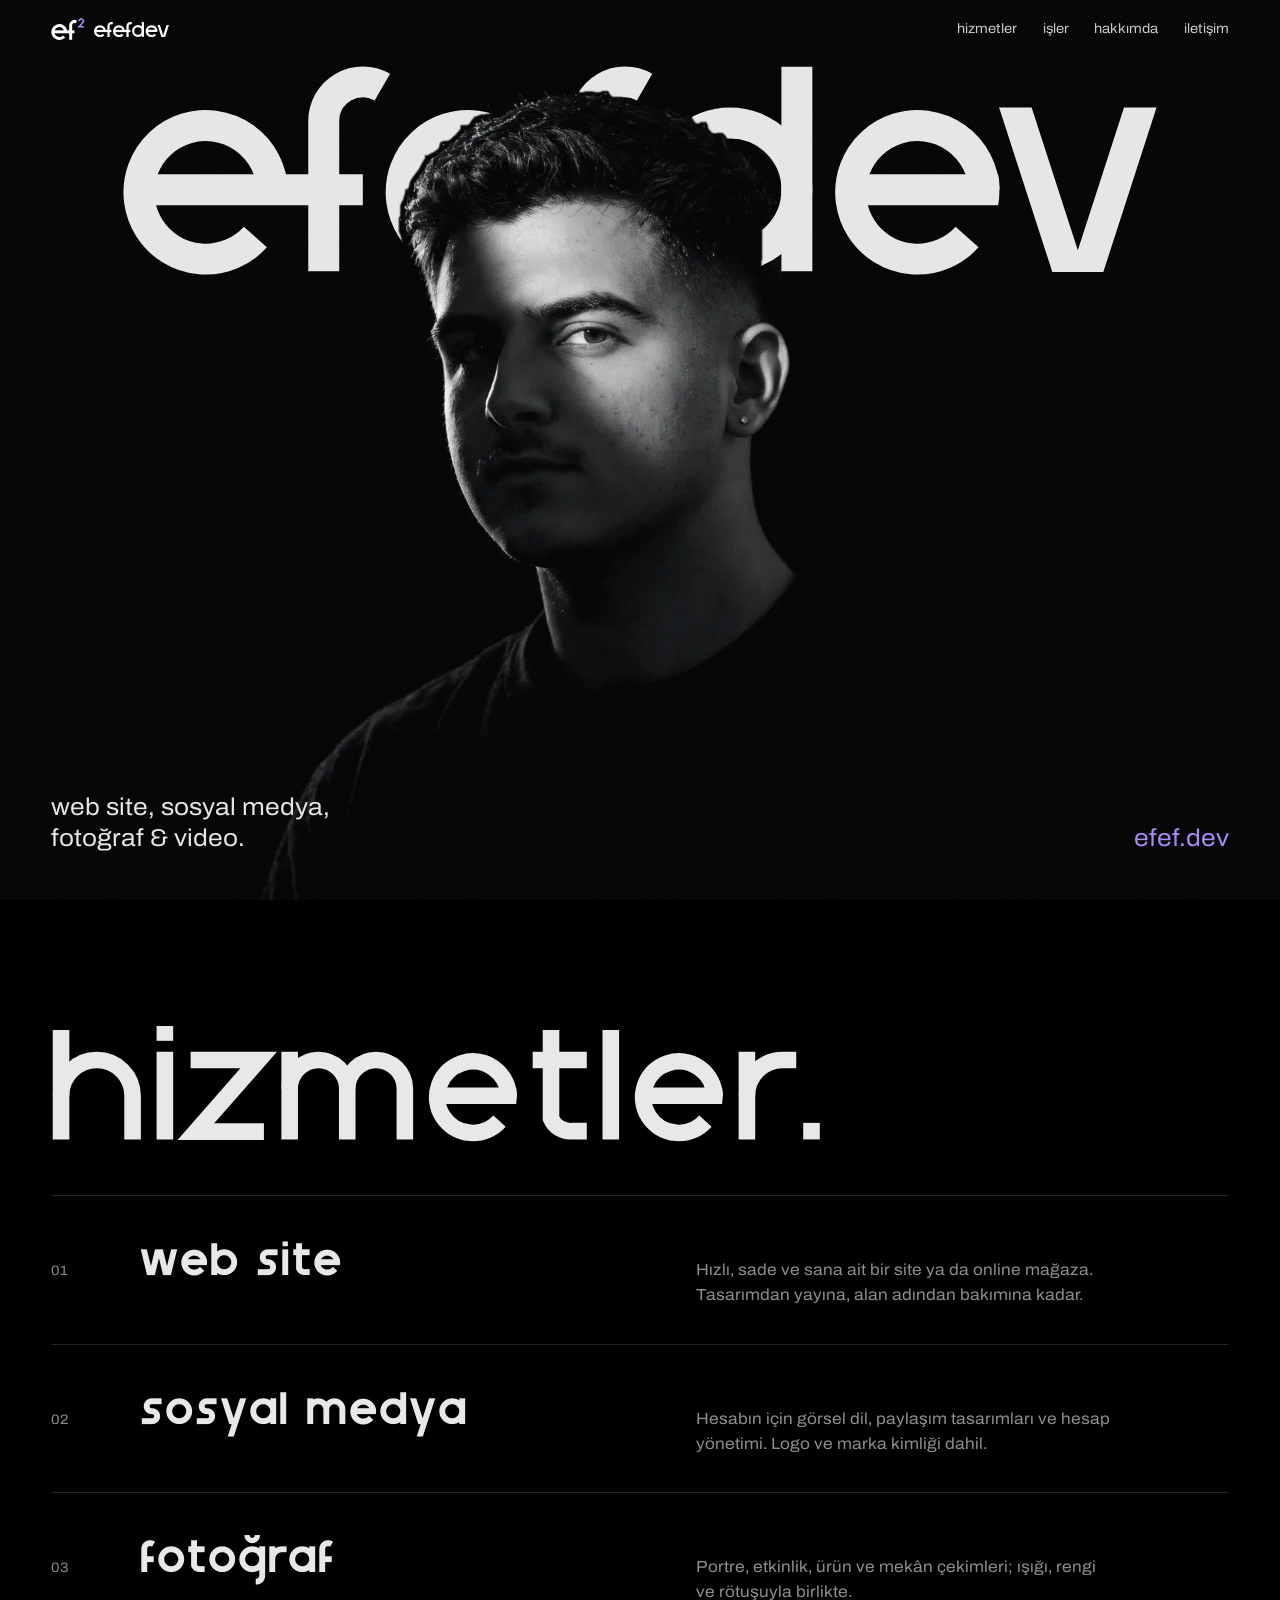
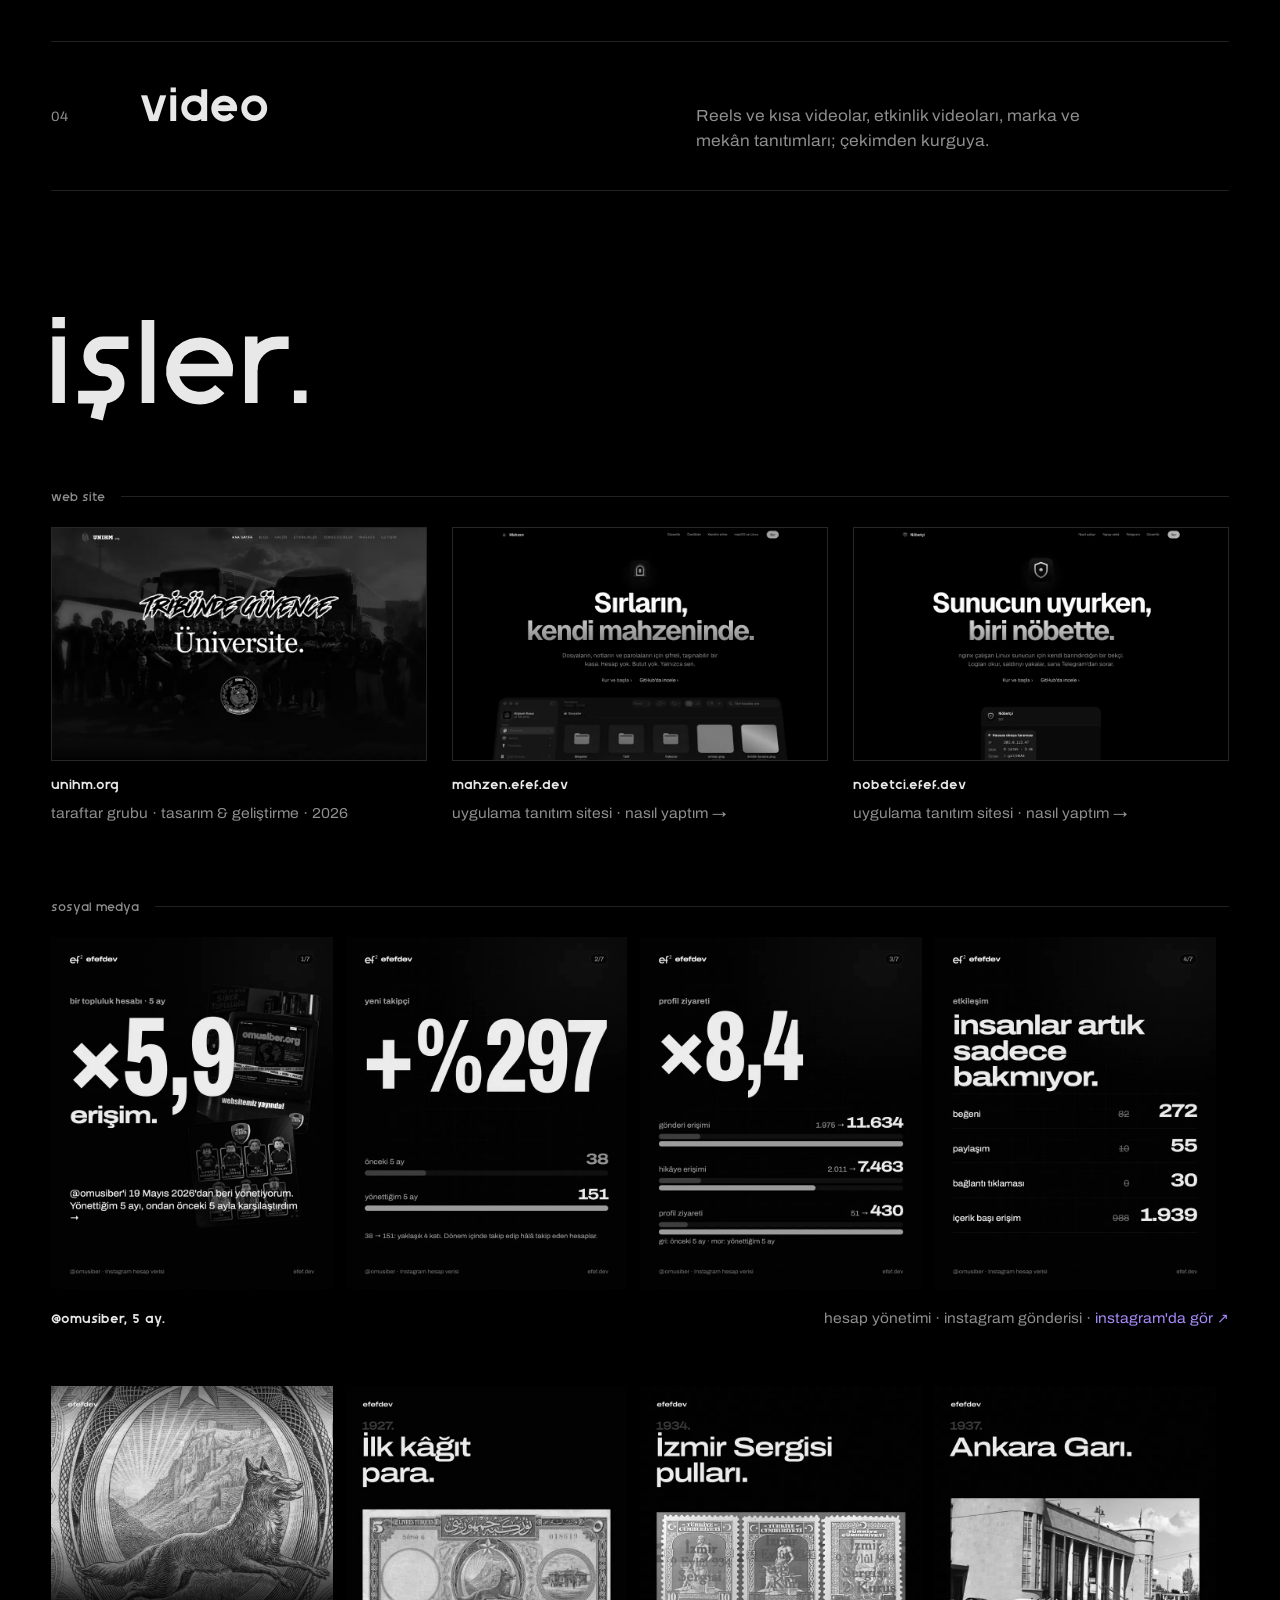
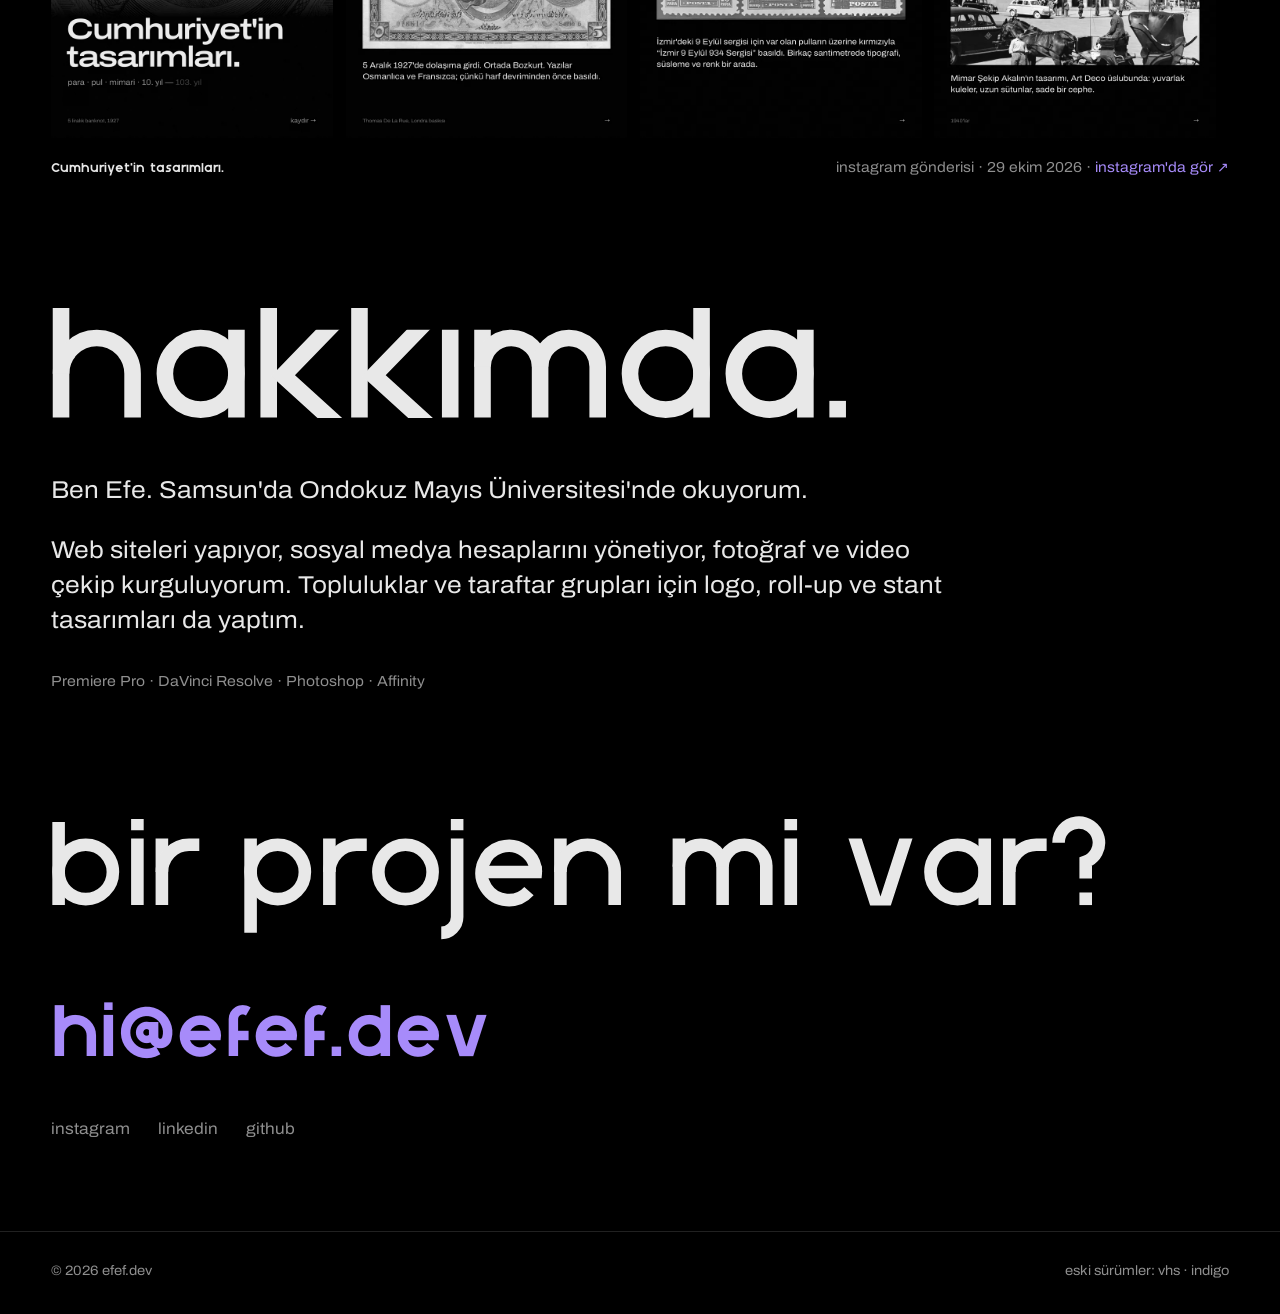
<file: index.html>
<!doctype html>
<html lang="tr">
<head>
  <meta charset="utf-8" />
  <meta name="viewport" content="width=device-width, initial-scale=1, viewport-fit=cover" />
  <title>efefdev — web site, sosyal medya, fotoğraf & video</title>
  <meta name="description" content="Efe Altıntaş — web site, sosyal medya, fotoğraf ve video. Samsun." />
  <meta property="og:type" content="website" />
  <meta property="og:title" content="efefdev — web site, sosyal medya, fotoğraf & video" />
  <meta property="og:description" content="Web site, sosyal medya, fotoğraf & video. Bir projen mi var? hi@efef.dev" />
  <meta property="og:url" content="https://efef.dev/" />
  <meta property="og:image" content="https://efef.dev/img/og-efefdev.jpg" />
  <meta property="og:image:width" content="1200" />
  <meta property="og:image:height" content="630" />
  <meta name="twitter:card" content="summary_large_image" />
  <meta name="theme-color" content="#000000" />
  <link rel="canonical" href="https://efef.dev/" />
  <link rel="icon" href="/img/logo/ef-32.png?v=1" sizes="32x32" />
  <link rel="icon" href="/img/logo/ef.svg?v=1" type="image/svg+xml" />
  <link rel="apple-touch-icon" href="/img/logo/ef2-180.png?v=1" />
  <link rel="preconnect" href="https://fonts.googleapis.com" />
  <link rel="preconnect" href="https://fonts.gstatic.com" crossorigin />
  <link href="https://fonts.googleapis.com/css2?family=Archivo:wdth,wght@100..125,400..700&display=swap" rel="stylesheet" />
  <link rel="preload" as="image" href="/img/v4/portre-1200.webp" imagesrcset="/img/v4/portre-1200.webp 1200w, /img/v4/portre.webp 2000w" imagesizes="(min-aspect-ratio: 1/1) 100vh, (max-aspect-ratio: 4/5) 155vw, 100vw" fetchpriority="high" />
  <link rel="stylesheet" href="/site.css?v=9afd2321" />
  <link rel="stylesheet" href="/ef-yazi.css?v=2" />
  <script>if(!location.hash&&!matchMedia("(prefers-reduced-motion: reduce)").matches){history.scrollRestoration="manual";document.documentElement.classList.add("giris");setTimeout(function(){document.documentElement.classList.remove("giris")},4000)}</script>
</head>
<body>
  <a class="skip" href="#hizmetler">İçeriğe geç</a>

  <nav class="nav" aria-label="Bölümler">
    <a class="nav-logo" href="#top" aria-label="efefdev"><svg class="mark" viewBox="16 20 214 140" aria-hidden="true"><g fill="none" stroke="currentColor" stroke-width="19"><path d="M108.5 108A41 41 0 1 0 98 137"/><path d="M27 108H164"/><path d="M140 158V66A24 24 0 0 1 176 45"/></g><path transform="translate(190 24) scale(1.25)" d="M3 13A11 11 0 1 1 21 21L3 41H27" fill="none" stroke="#a78bfa" stroke-width="8"/></svg><svg class="yazi" viewBox="17 32 634 127" aria-hidden="true"><defs><clipPath id="yazi-v"><rect x="523" y="57.5" width="160" height="101"/></clipPath><clipPath id="yazi-e"><circle cx="504.5" cy="108" r="50.5"/></clipPath></defs><g fill="none" stroke="currentColor" stroke-width="19"><path d="M27 108H164"/><path d="M108.5 108A41 41 0 1 0 98 137"/><path d="M140 158V66A24 24 0 0 1 176 45"/><path d="M188 108H325"/><path d="M269.5 108A41 41 0 1 0 259 137"/><path d="M301 158V66A24 24 0 0 1 337 45"/><path d="M430.5 108A41 41 0 1 0 348.5 108A41 41 0 1 0 430.5 108"/><path d="M430.5 32.5V158"/><path d="M464 108H555" clip-path="url(#yazi-e)"/><path d="M545.5 108A41 41 0 1 0 535 137"/><path d="M559 40L603 176L647 40" stroke-miterlimit="10" clip-path="url(#yazi-v)"/></g></svg></a>
    <span class="nav-note" id="note" hidden></span>
    <ul>
      <li><a href="#hizmetler">hizmetler</a></li>
      <li><a href="#isler">işler</a></li>
      <li><a href="#hakkimda">hakkımda</a></li>
      <li><a href="#iletisim">iletişim</a></li>
    </ul>
  </nav>

  <header class="hero" id="top">
    <div class="stage">
      <img class="ph" src="/img/v4/portre-1200.webp" srcset="/img/v4/portre-1200.webp 1200w, /img/v4/portre.webp 2000w" sizes="(min-aspect-ratio: 1/1) 100vh, (max-aspect-ratio: 4/5) 155vw, 100vw" width="2000" height="2000" alt="Efe Altıntaş, siyah zemin önünde siyah-beyaz portre" fetchpriority="high" />
      <h1 class="word"><span class="gizli">efefdev</span><svg class="word-svg" viewBox="17 32 634 127" aria-hidden="true"><defs><clipPath id="word-v"><rect x="523" y="57.5" width="160" height="101"/></clipPath><clipPath id="word-e"><circle cx="504.5" cy="108" r="50.5"/></clipPath></defs><g fill="none" stroke="currentColor" stroke-width="19"><path d="M27 108H164"/><path d="M108.5 108A41 41 0 1 0 98 137"/><path d="M140 158V66A24 24 0 0 1 176 45"/><path d="M188 108H325"/><path d="M269.5 108A41 41 0 1 0 259 137"/><path d="M301 158V66A24 24 0 0 1 337 45"/><path d="M430.5 108A41 41 0 1 0 348.5 108A41 41 0 1 0 430.5 108"/><path d="M430.5 32.5V158"/><path d="M464 108H555" clip-path="url(#word-e)"/><path d="M545.5 108A41 41 0 1 0 535 137"/><path d="M559 40L603 176L647 40" stroke-miterlimit="10" clip-path="url(#word-v)"/></g></svg></h1>
      <img class="ph ph-top" src="/img/v4/portre-on-1200.webp?v=7" srcset="/img/v4/portre-on-1200.webp?v=7 1200w, /img/v4/portre-on.webp?v=7 2000w" sizes="(min-aspect-ratio: 1/1) 100vh, (max-aspect-ratio: 4/5) 155vw, 100vw" width="2000" height="2000" alt="" aria-hidden="true" />
    </div>
    <p class="hero-sub">web site, sosyal medya,<br />fotoğraf &amp; video.</p>
    <a class="hero-url" href="#iletisim">efef.dev</a>
  </header>

  <main>
    <section class="sec" id="hizmetler">
      <h2 class="sec-title">hizmetler.</h2>
      <ol class="services">
        <li class="rv">
          <span class="no">01</span>
          <h3>web site</h3>
          <p>Hızlı, sade ve sana ait bir site ya da online mağaza. Tasarımdan yayına, alan adından bakımına kadar.</p>
        </li>
        <li class="rv">
          <span class="no">02</span>
          <h3>sosyal medya</h3>
          <p>Hesabın için görsel dil, paylaşım tasarımları ve hesap yönetimi. Logo ve marka kimliği dahil.</p>
        </li>
        <li class="rv">
          <span class="no">03</span>
          <h3>fotoğraf</h3>
          <p>Portre, etkinlik, ürün ve mekân çekimleri; ışığı, rengi ve rötuşuyla birlikte.</p>
        </li>
        <li class="rv">
          <span class="no">04</span>
          <h3>video</h3>
          <p>Reels ve kısa videolar, etkinlik videoları, marka ve mekân tanıtımları; çekimden kurguya.</p>
        </li>
      </ol>
    </section>

    <section class="sec" id="isler">
      <h2 class="sec-title">işler.</h2>

      <h3 class="group"><span>web site</span></h3>
      <div class="works">
        <a class="work rv" href="https://unihm.org" target="_blank" rel="noopener">
          <img src="/img/v4/isler/unihm.webp" width="1200" height="750" alt="unihm.org ana sayfası" loading="lazy" />
          <span class="work-meta"><b>unihm.org</b><span>taraftar grubu · tasarım &amp; geliştirme · 2026</span></span>
        </a>
        <a class="work rv" href="/projeler/mahzen/">
          <img src="/img/v4/isler/mahzen.webp" width="1200" height="750" alt="mahzen.efef.dev tanıtım sitesi" loading="lazy" />
          <span class="work-meta"><b>mahzen.efef.dev</b><span>uygulama tanıtım sitesi · nasıl yaptım →</span></span>
        </a>
        <a class="work rv" href="/projeler/nobetci/">
          <img src="/img/v4/isler/nobetci.webp" width="1200" height="750" alt="nobetci.efef.dev tanıtım sitesi" loading="lazy" />
          <span class="work-meta"><b>nobetci.efef.dev</b><span>uygulama tanıtım sitesi · nasıl yaptım →</span></span>
        </a>
      </div>

      <h3 class="group"><span>sosyal medya</span></h3>
      <div class="post rv">
        <div class="slides" role="group" aria-label="@omusiber hesap yönetimi, 5 ayın sonuçları — 7 kareli Instagram gönderisi, yana kaydır">
          <img src="/img/v4/gonderiler/omusiber/1.webp" data-full="/img/v4/gonderiler/omusiber/1-b.webp" width="720" height="900" alt="Kapak: bir topluluk hesabı, 5 ay — ×5,9 erişim." loading="lazy" />
          <img src="/img/v4/gonderiler/omusiber/2.webp" data-full="/img/v4/gonderiler/omusiber/2-b.webp" width="720" height="900" alt="Yeni takipçi +%297: önceki 5 ay 38, yönettiğim 5 ay 151" loading="lazy" />
          <img src="/img/v4/gonderiler/omusiber/3.webp" data-full="/img/v4/gonderiler/omusiber/3-b.webp" width="720" height="900" alt="Profil ziyareti ×8,4; gönderi ve hikâye erişimi" loading="lazy" />
          <img src="/img/v4/gonderiler/omusiber/4.webp" data-full="/img/v4/gonderiler/omusiber/4-b.webp" width="720" height="900" alt="Etkileşim: beğeni, paylaşım, bağlantı tıklaması, içerik başı erişim" loading="lazy" />
          <img src="/img/v4/gonderiler/omusiber/5.webp" data-full="/img/v4/gonderiler/omusiber/5-b.webp" width="720" height="900" alt="Bu dönemde tasarladıklarım: omusiber.org lansmanı ve yönetim kadrosu" loading="lazy" />
          <img src="/img/v4/gonderiler/omusiber/6.webp" data-full="/img/v4/gonderiler/omusiber/6-b.webp" width="720" height="900" alt="Ne değişti: düzenli paylaşım, her etkinliğe iki içerik, tek görsel dil, ortak gönderiler, site ve bağlantı" loading="lazy" />
          <img src="/img/v4/gonderiler/omusiber/7.webp" data-full="/img/v4/gonderiler/omusiber/7-b.webp" width="720" height="900" alt="Son 90 gün: 47 kat daha fazla reels etkileşimi" loading="lazy" />
        </div>
        <span class="work-meta"><b>@omusiber, 5 ay.</b><span>hesap yönetimi · instagram gönderisi · <a href="https://www.instagram.com/p/DfKG4V3iF2U/" target="_blank" rel="noopener">instagram'da gör ↗</a></span></span>
      </div>
      <div class="post rv">
        <div class="slides" role="group" aria-label="Cumhuriyet'in tasarımları — 6 kareli Instagram gönderisi, yana kaydır">
          <img src="/img/v4/gonderiler/cumhuriyet/1.webp" data-full="/img/v4/gonderiler/cumhuriyet/1-b.webp" width="720" height="900" alt="Kapak: 1927 kâğıt paradaki bozkurt, üstünde “Cumhuriyet'in tasarımları.”" loading="lazy" />
          <img src="/img/v4/gonderiler/cumhuriyet/2.webp" data-full="/img/v4/gonderiler/cumhuriyet/2-b.webp" width="720" height="900" alt="1927, ilk kâğıt para" loading="lazy" />
          <img src="/img/v4/gonderiler/cumhuriyet/3.webp" data-full="/img/v4/gonderiler/cumhuriyet/3-b.webp" width="720" height="900" alt="1934, İzmir 9 Eylül Sergisi pulları" loading="lazy" />
          <img src="/img/v4/gonderiler/cumhuriyet/4.webp" data-full="/img/v4/gonderiler/cumhuriyet/4-b.webp" width="720" height="900" alt="1937, Ankara Garı" loading="lazy" />
          <img src="/img/v4/gonderiler/cumhuriyet/5.webp" data-full="/img/v4/gonderiler/cumhuriyet/5-b.webp" width="720" height="900" alt="29 Ekim 1933, Onuncu Yıl" loading="lazy" />
          <img src="/img/v4/gonderiler/cumhuriyet/6.webp" data-full="/img/v4/gonderiler/cumhuriyet/6-b.webp" width="720" height="900" alt="Cumhuriyetimizin 103. yılı kutlu olsun." loading="lazy" />
        </div>
        <span class="work-meta"><b>Cumhuriyet'in tasarımları.</b><span>instagram gönderisi · 29 ekim 2026 · <a href="https://www.instagram.com/p/DfFlke-COMx/" target="_blank" rel="noopener">instagram'da gör ↗</a></span></span>
      </div>

    </section>

    <section class="sec about" id="hakkimda">
      <h2 class="sec-title">hakkımda.</h2>
      <div class="about-text rv">
        <p>Ben Efe. Samsun'da Ondokuz Mayıs Üniversitesi'nde okuyorum.</p>
        <p>Web siteleri yapıyor, sosyal medya hesaplarını yönetiyor, fotoğraf ve video çekip kurguluyorum. Topluluklar ve taraftar grupları için logo, roll-up ve stant tasarımları da yaptım.</p>
        <p class="tools" lang="en">Premiere Pro · DaVinci Resolve · Photoshop · Affinity</p>
      </div>
    </section>

    <section class="sec contact" id="iletisim">
      <h2 class="sec-title">bir projen mi var?</h2>
      <a class="mail" href="mailto:hi@efef.dev">hi@efef.dev</a>
      <ul class="links">
        <li><a href="https://www.instagram.com/efefdev" target="_blank" rel="noopener">instagram</a></li>
        <li><a href="https://www.linkedin.com/in/efealtintas" target="_blank" rel="noopener">linkedin</a></li>
        <li><a href="https://github.com/efefdev" target="_blank" rel="noopener">github</a></li>
      </ul>
    </section>
  </main>

  <footer class="foot">
    <span>© 2026 efef.dev</span>
    <span>eski sürümler: <a href="/v3/">vhs</a> · <a href="/v2/">indigo</a></span>
  </footer>

  <div class="toast" id="toast" role="status" aria-live="polite" hidden></div>
  <dialog class="lb" id="lb" aria-label="Gönderi kareleri">
    <div class="lb-track"></div>
    <button class="lb-x" type="button" aria-label="Kapat">kapat ✕</button>
    <button class="lb-prev" type="button" aria-label="Önceki kare">←</button>
    <button class="lb-next" type="button" aria-label="Sonraki kare">→</button>
    <span class="lb-n" aria-live="polite"></span>
  </dialog>
  <script src="/ef2-animasyon.js?v=1624373b"></script>
  <script src="/giris.js?v=7cd7f000"></script>
  <script src="/ef-cizgi.js?v=f30a2086"></script>
  <script src="/isik.js?v=910447bd"></script>
  <script src="/ekler.js?v=04ad15f0"></script>
  <script src="/site.js?v=0954f9c0"></script>
</body>
</html>
</file>
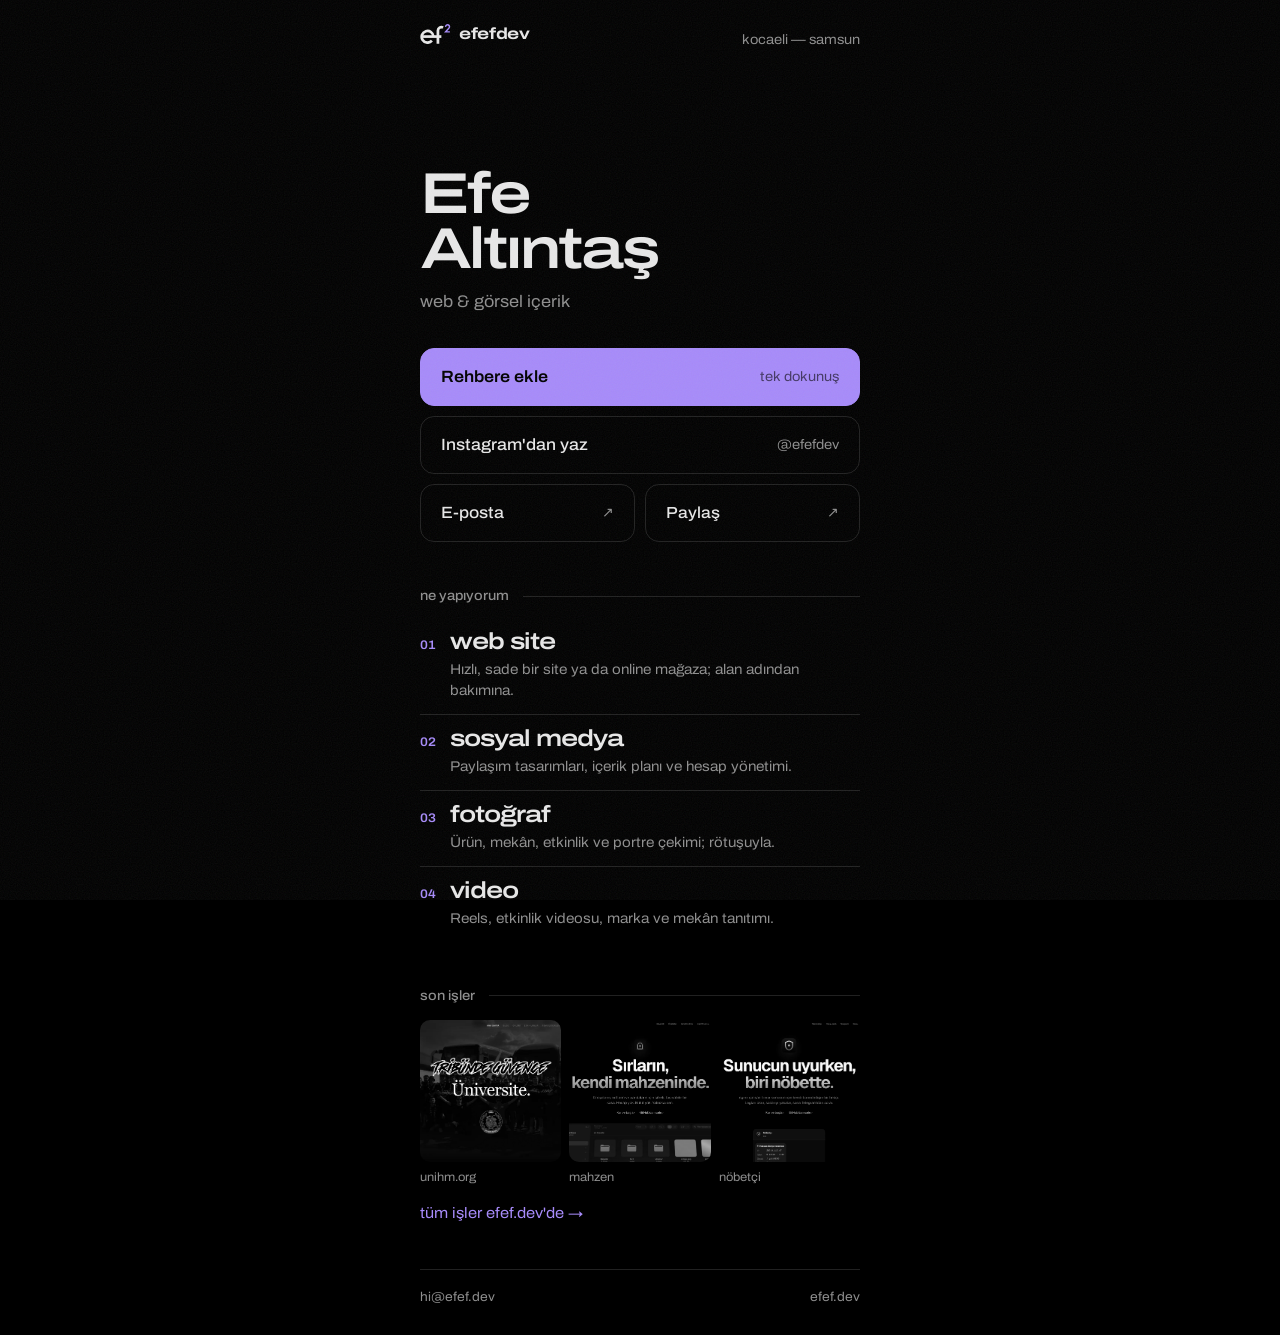
<file: k/index.html>
<!doctype html>
<html lang="tr">
<head>
  <meta charset="utf-8" />
  <meta name="viewport" content="width=device-width, initial-scale=1, viewport-fit=cover" />
  <title>Efe Altıntaş — kartvizit</title>
  <meta name="description" content="Efe Altıntaş — web site, sosyal medya, fotoğraf ve video. Kocaeli — Samsun. Rehbere ekle, yaz, işlere bak." />
  <meta name="robots" content="noindex" />
  <meta property="og:type" content="profile" />
  <meta property="og:title" content="Efe Altıntaş — web & görsel içerik" />
  <meta property="og:description" content="Web site, sosyal medya, fotoğraf & video. Kocaeli — Samsun." />
  <meta property="og:url" content="https://efef.dev/k/" />
  <meta property="og:image" content="https://efef.dev/img/og-efefdev.jpg" />
  <meta name="theme-color" content="#000000" />
  <link rel="canonical" href="https://efef.dev/k/" />
  <link rel="icon" href="/img/logo/ef-32.png?v=1" sizes="32x32" />
  <link rel="icon" href="/img/logo/ef.svg?v=1" type="image/svg+xml" />
  <link rel="apple-touch-icon" href="/img/logo/ef2-180.png?v=1" />
  <link rel="preconnect" href="https://fonts.googleapis.com" />
  <link rel="preconnect" href="https://fonts.gstatic.com" crossorigin />
  <link href="https://fonts.googleapis.com/css2?family=Archivo:wdth,wght@100..125,400..700&display=swap" rel="stylesheet" />
  <style>
    /* NFC kartvizitin açtığı sayfa: telefonda tek ekran, kartvizitle aynı dil (siyah, geniş yazı, tek vurgu mor) */
    :root { --bg: #000; --ink: #e8e8e8; --muted: #8f8f8f; --line: rgba(232, 232, 232, 0.14); --accent: #a78bfa; --pad: 20px; color-scheme: dark; }
    * { box-sizing: border-box; margin: 0; padding: 0; }
    body { background: var(--bg); color: var(--ink); font-family: "Archivo", "Arial Black", sans-serif; font-stretch: 108%; line-height: 1.5; -webkit-font-smoothing: antialiased; }
    body::after { content: ""; position: fixed; inset: 0; pointer-events: none; opacity: 0.07;
      background-image: url("data:image/svg+xml,%3Csvg xmlns='http://www.w3.org/2000/svg' width='180' height='180'%3E%3Cfilter id='n'%3E%3CfeTurbulence type='fractalNoise' baseFrequency='.85' numOctaves='2' stitchTiles='stitch'/%3E%3C/filter%3E%3Crect width='180' height='180' filter='url(%23n)'/%3E%3C/svg%3E"); }
    a { color: inherit; text-decoration: none; }
    :focus-visible { outline: 2px solid var(--accent); outline-offset: 3px; }
    .wide { font-weight: 600; font-stretch: 125%; letter-spacing: -0.045em; line-height: 0.95; }
    main { max-width: 480px; margin: 0 auto; padding: max(22px, env(safe-area-inset-top)) var(--pad) max(28px, env(safe-area-inset-bottom)); }

    .top { display: flex; justify-content: space-between; align-items: baseline; font-size: 0.85rem; }
    .top b { display: inline-flex; align-items: center; gap: 8px; font-weight: 700; font-stretch: 125%; letter-spacing: -0.02em; font-size: 1rem; }
    .top .mark { width: 31px; height: 20px; flex: none; }
    .top span { color: var(--muted); }
    h1 { margin-top: 13vh; font-size: clamp(2.6rem, 13vw, 3.6rem); }
    .role { margin-top: 12px; color: var(--muted); font-size: 1.05rem; }

    .actions { display: grid; gap: 10px; margin-top: 34px; }
    .btn { display: flex; align-items: center; justify-content: space-between; gap: 12px; min-height: 58px; padding: 0 20px; border: 1px solid var(--line); border-radius: 14px; font-weight: 500; font-size: 1.02rem; transition: border-color 0.2s, background 0.2s; }
    .btn:hover { border-color: rgba(232, 232, 232, 0.4); }
    .btn small { color: var(--muted); font-size: 0.85rem; font-weight: 400; }
    .btn.main { background: var(--accent); border-color: var(--accent); color: #000; font-weight: 600; }
    .btn.main small { color: rgba(0, 0, 0, 0.6); }
    .pair { display: grid; grid-template-columns: 1fr 1fr; gap: 10px; }

    h2 { margin-top: 44px; font-size: 0.85rem; font-weight: 500; color: var(--muted); display: flex; align-items: center; gap: 14px; }
    h2::after { content: ""; flex: 1; height: 1px; background: var(--line); }
    .svc { list-style: none; margin-top: 12px; }
    .svc li { display: grid; grid-template-columns: 30px 1fr; align-items: baseline; padding: 13px 0; border-bottom: 1px solid var(--line); }
    .svc li:last-child { border-bottom: 0; }
    .svc .n { color: var(--accent); font-size: 0.78rem; font-weight: 600; }
    .svc .s { font-size: 1.45rem; }
    .svc .d { grid-column: 2; margin-top: 4px; color: var(--muted); font-size: 0.88rem; }

    .works { display: grid; grid-template-columns: repeat(3, 1fr); gap: 8px; margin-top: 14px; }
    .works a { display: block; }
    .works img { display: block; width: 100%; height: auto; aspect-ratio: 1; object-fit: cover; border-radius: 10px; background: #0c0c0c; filter: grayscale(1) contrast(1.05); transition: filter 0.4s; }
    .works a:hover img { filter: none; }
    .works span { display: block; margin-top: 6px; font-size: 0.75rem; color: var(--muted); }
    .more { display: inline-block; margin-top: 16px; color: var(--accent); font-size: 0.95rem; }

    footer { margin-top: 44px; padding-top: 18px; border-top: 1px solid var(--line); display: flex; justify-content: space-between; color: var(--muted); font-size: 0.8rem; }
    .toast { position: fixed; left: 50%; bottom: max(20px, env(safe-area-inset-bottom)); transform: translateX(-50%); padding: 12px 18px; background: var(--ink); color: #000; font-size: 0.9rem; font-weight: 500; white-space: nowrap; border-radius: 10px; transition: opacity 0.4s; }
    .toast.out { opacity: 0; }
  </style>
</head>
<body>
  <main>
    <div class="top"><b><svg class="mark" viewBox="16 20 214 140" aria-hidden="true"><g fill="none" stroke="currentColor" stroke-width="19"><path d="M108.5 108A41 41 0 1 0 98 137"/><path d="M27 108H164"/><path d="M140 158V66A24 24 0 0 1 176 45"/></g><path transform="translate(190 24) scale(1.25)" d="M3 13A11 11 0 1 1 21 21L3 41H27" fill="none" stroke="#a78bfa" stroke-width="8"/></svg>efefdev</b><span>kocaeli — samsun</span></div>

    <h1 class="wide">Efe<br />Altıntaş</h1>
    <p class="role">web &amp; görsel içerik</p>

    <div class="actions">
      <a class="btn main" href="/k/efe-altintas.vcf" download="Efe Altıntaş.vcf">Rehbere ekle <small>tek dokunuş</small></a>
      <a class="btn" href="https://ig.me/m/efefdev" target="_blank" rel="noopener">Instagram'dan yaz <small>@efefdev</small></a>
      <div class="pair">
        <a class="btn" href="mailto:hi@efef.dev?subject=Merhaba%20Efe">E-posta <small>↗</small></a>
        <button class="btn" type="button" id="share" style="background:none;color:inherit;font:inherit;font-weight:500;cursor:pointer">Paylaş <small>↗</small></button>
      </div>
    </div>

    <h2>ne yapıyorum</h2>
    <ul class="svc">
      <li><span class="n">01</span><span class="s wide">web site</span><span class="d">Hızlı, sade bir site ya da online mağaza; alan adından bakımına.</span></li>
      <li><span class="n">02</span><span class="s wide">sosyal medya</span><span class="d">Paylaşım tasarımları, içerik planı ve hesap yönetimi.</span></li>
      <li><span class="n">03</span><span class="s wide">fotoğraf</span><span class="d">Ürün, mekân, etkinlik ve portre çekimi; rötuşuyla.</span></li>
      <li><span class="n">04</span><span class="s wide">video</span><span class="d">Reels, etkinlik videosu, marka ve mekân tanıtımı.</span></li>
    </ul>

    <h2>son işler</h2>
    <div class="works">
      <a href="https://unihm.org" target="_blank" rel="noopener"><img src="/img/v4/isler/unihm.webp" width="1200" height="750" alt="unihm.org" loading="lazy" /><span>unihm.org</span></a>
      <a href="/projeler/mahzen/"><img src="/img/v4/isler/mahzen.webp" width="1200" height="750" alt="mahzen tanıtım sitesi" loading="lazy" /><span>mahzen</span></a>
      <a href="/projeler/nobetci/"><img src="/img/v4/isler/nobetci.webp" width="1200" height="750" alt="nöbetçi tanıtım sitesi" loading="lazy" /><span>nöbetçi</span></a>
    </div>
    <a class="more" href="/#isler">tüm işler efef.dev'de →</a>

    <footer><span>hi@efef.dev</span><a href="/">efef.dev</a></footer>
  </main>
  <div class="toast" id="toast" hidden></div>
  <script>
    (() => {
      const toast = (text) => {
        const t = document.getElementById("toast");
        t.textContent = text; t.hidden = false; t.classList.remove("out");
        clearTimeout(t._a); clearTimeout(t._b);
        t._a = setTimeout(() => t.classList.add("out"), 2600);
        t._b = setTimeout(() => { t.hidden = true; }, 3000);
      };
      // kartvizitteki NFC çipi efef.dev/k/?nfc, QR kod efef.dev/k/?qr açar
      const params = new URLSearchParams(location.search);
      if (params.has("nfc") || params.has("qr")) {
        history.replaceState(null, "", location.pathname);
        toast("kartvizitten geldin, hoş geldin.");
      }
      document.getElementById("share").addEventListener("click", async () => {
        const data = { title: "Efe Altıntaş — web & görsel içerik", url: "https://efef.dev/k/" };
        if (navigator.share) { try { await navigator.share(data); } catch {} return; }
        try { await navigator.clipboard.writeText(data.url); toast("bağlantı kopyalandı."); } catch { toast("efef.dev/k"); }
      });
    })();
  </script>
</body>
</html>
</file>
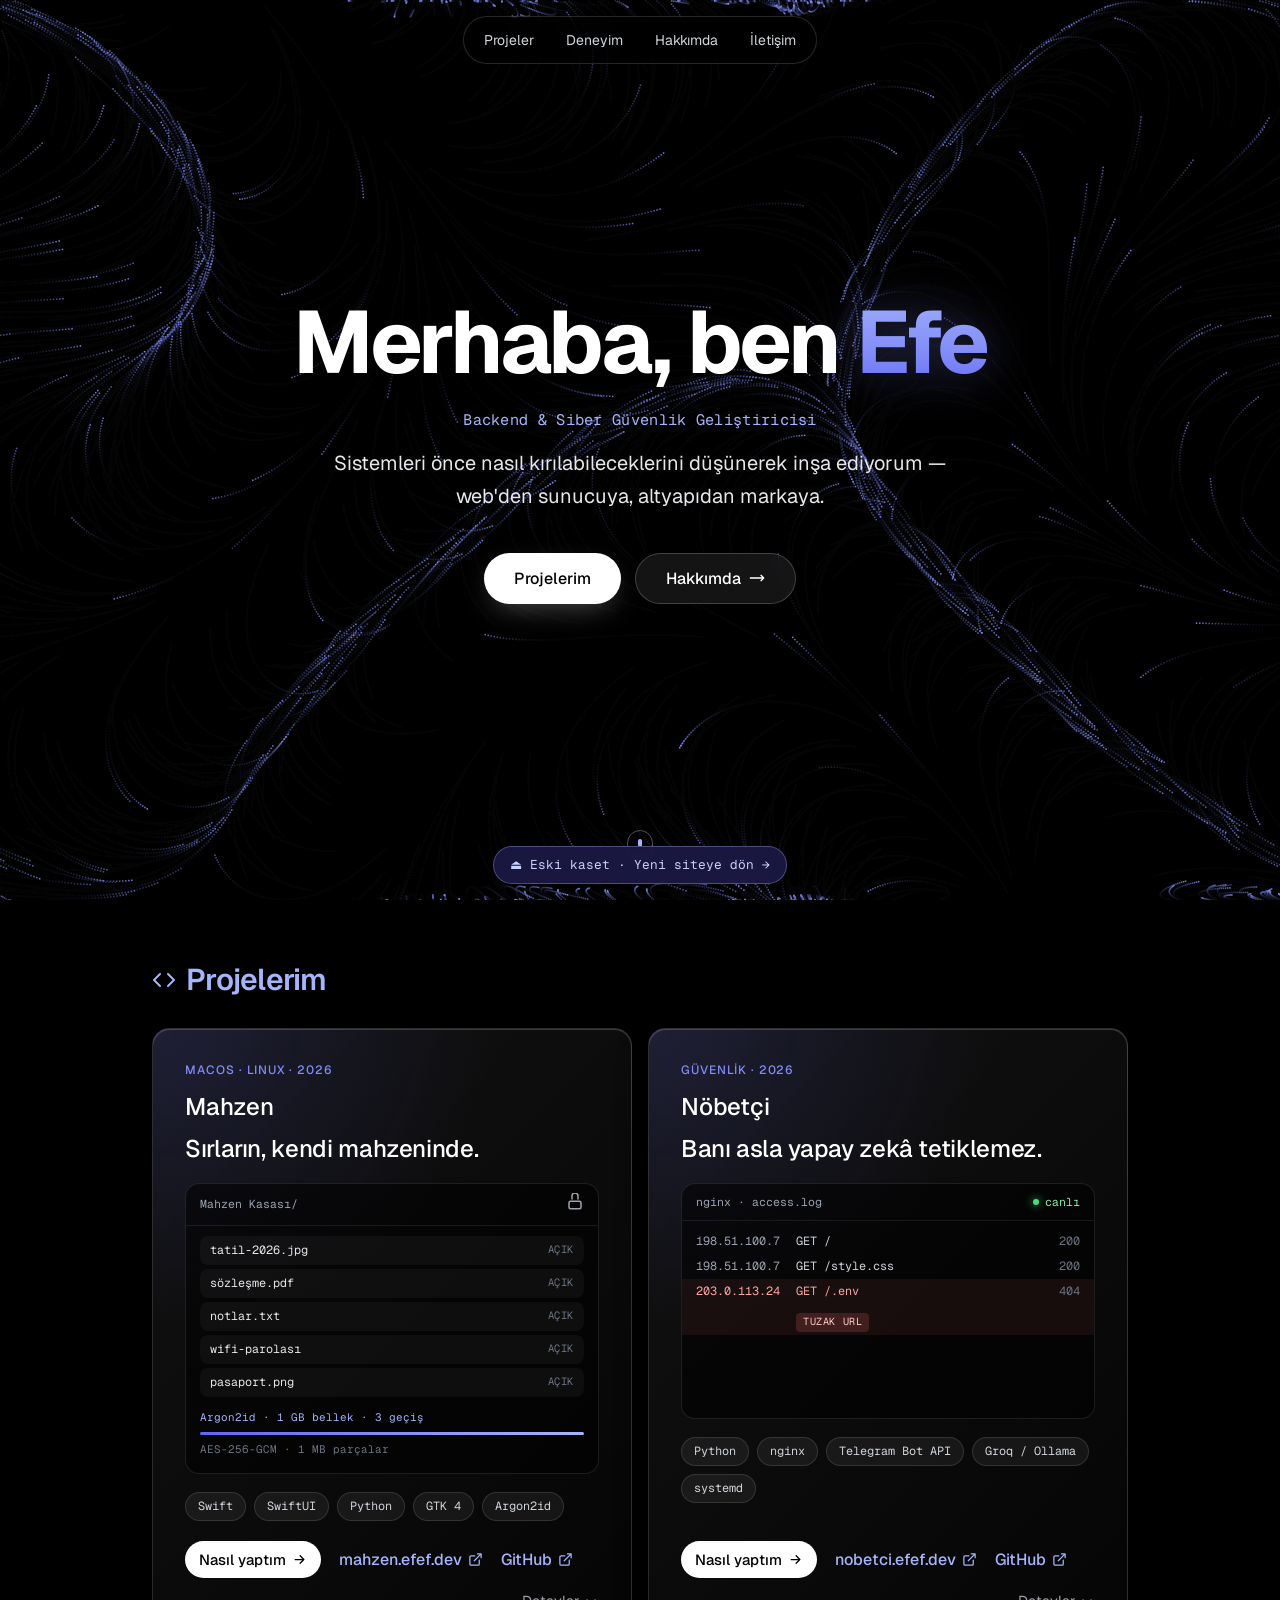
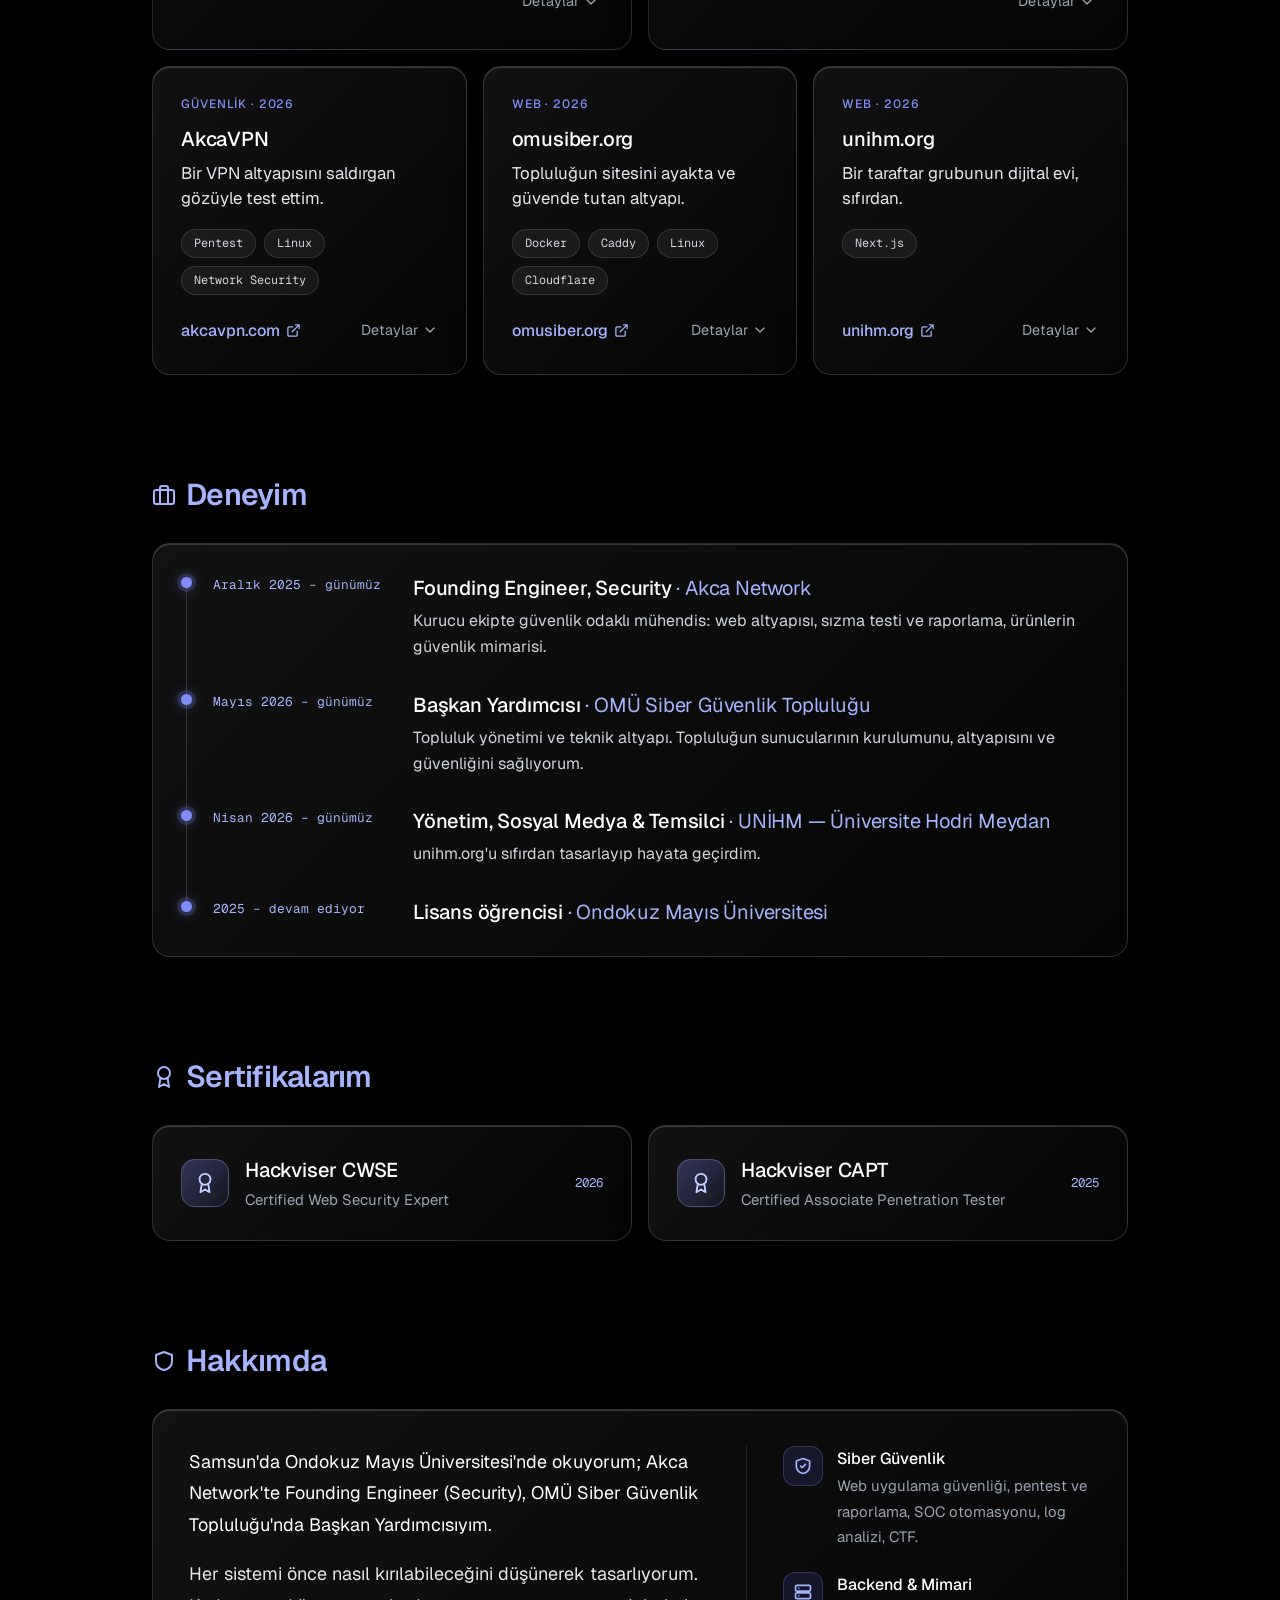
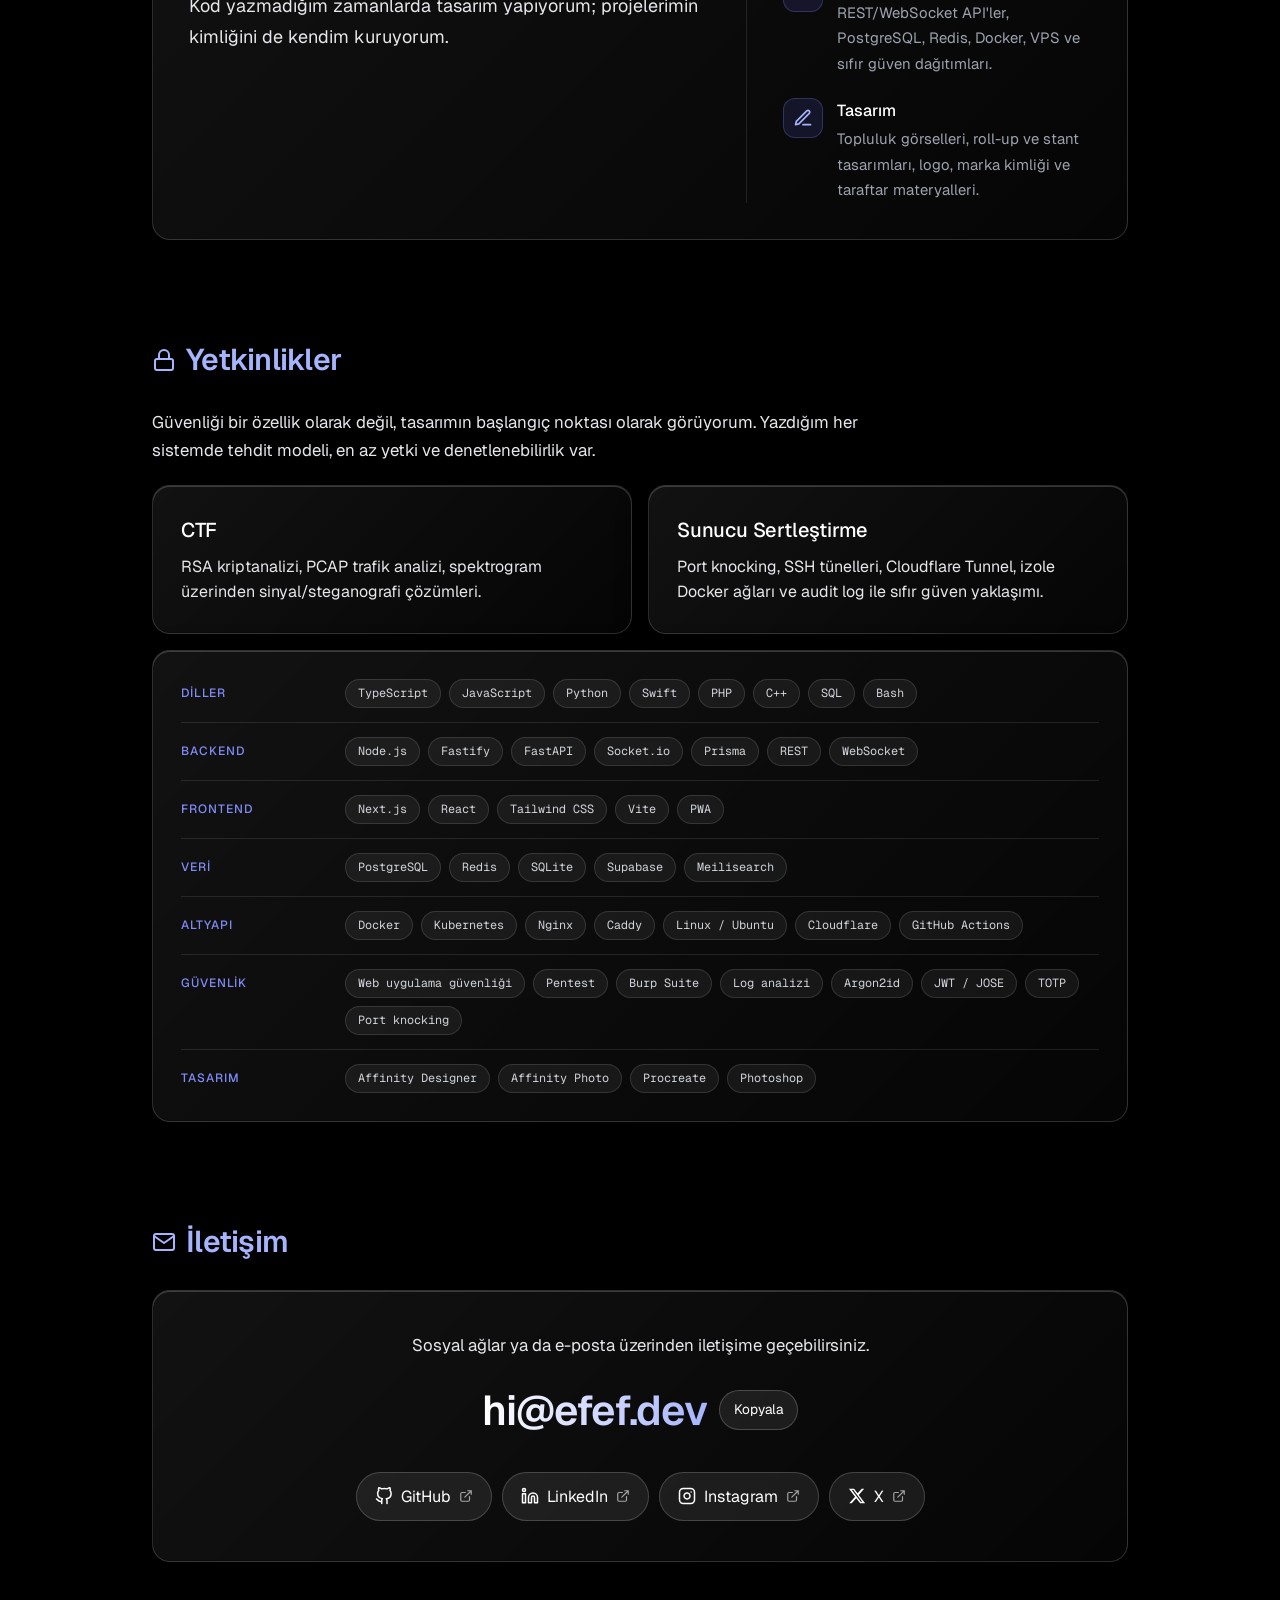
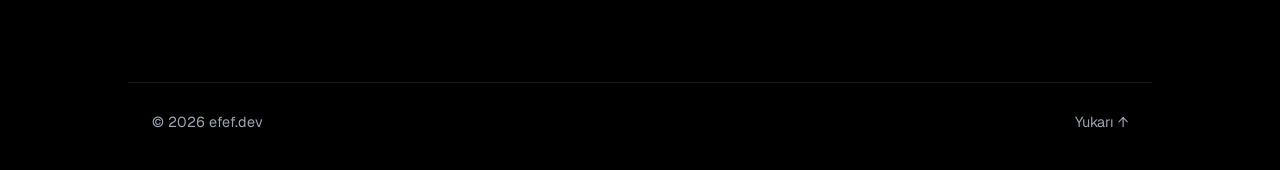
<file: v2/index.html>
<!doctype html>
<html lang="tr">
<head>
  <meta charset="utf-8" />
  <meta name="viewport" content="width=device-width, initial-scale=1" />
  <title>Eski kaset — efef.dev</title>
  <meta name="robots" content="noindex" />
  <meta name="description" content="Efe Altıntaş — Backend & siber güvenlik geliştiricisi. Deneyim, projeler, sertifikalar ve tasarımlar." />
  <meta property="og:title" content="Efe Altıntaş — efef.dev" />
  <meta property="og:description" content="Backend & siber güvenlik geliştiricisi." />
  <meta property="og:type" content="website" />
  <meta property="og:url" content="https://efef.dev/" />
  <meta property="og:image" content="https://efef.dev/img/og-vhs.jpg" />
  <meta property="og:image:width" content="1200" />
  <meta property="og:image:height" content="630" />
  <meta property="og:image:alt" content="Efe Altıntaş — Backend & Siber Güvenlik Geliştiricisi · efef.dev" />
  <meta name="twitter:card" content="summary_large_image" />
  <link rel="canonical" href="https://efef.dev/" />
  <meta name="theme-color" content="#000000" />
  <link rel="icon" href="data:image/svg+xml,%3Csvg xmlns='http://www.w3.org/2000/svg' viewBox='0 0 32 32'%3E%3Crect width='32' height='32' rx='8' fill='%23000'/%3E%3Ctext x='16' y='22' font-family='sans-serif' font-size='17' font-weight='700' fill='%23818cf8' text-anchor='middle'%3Ee%3C/text%3E%3C/svg%3E" />
  <link rel="preconnect" href="https://fonts.googleapis.com" />
  <link rel="preconnect" href="https://fonts.gstatic.com" crossorigin />
  <link href="https://fonts.googleapis.com/css2?family=Geist:wght@400;500;600;700&family=Geist+Mono:wght@400;500&display=swap" rel="stylesheet" />
  <link rel="stylesheet" href="style.css?v=9e129c65" />
</head>
<body>
  <a class="old-tape" href="/">⏏ Eski kaset · Yeni siteye dön →</a>
  <a class="skip" href="#projelerim">İçeriğe geç</a>
  <div class="backdrop" aria-hidden="true"><canvas id="flow"></canvas></div>

  <nav class="nav" aria-label="Bölümler">
    <a href="#projelerim">Projeler</a>
    <a href="#deneyim">Deneyim</a>
    <a href="#hakkimda">Hakkımda</a>
    <a href="#iletisim">İletişim</a>
  </nav>

  <header class="hero" id="top">
    <div class="hero-inner">
      <h1>Merhaba, ben <span class="hl">Efe</span></h1>
      <p class="role" id="role"></p>
      <p class="tagline" id="tagline"></p>
      <div class="cta">
        <a class="pill pill-white" href="#projelerim">Projelerim</a>
        <a class="pill pill-glass" href="#hakkimda">Hakkımda <svg class="i" viewBox="0 0 24 24"><path d="M18 8l4 4-4 4M2 12h20"/></svg></a>
      </div>
    </div>
    <a class="scroll-cue" href="#projelerim" aria-label="Aşağı kaydır"><span></span></a>
  </header>

  <main>
    <section id="projelerim">
      <h2><svg class="i" viewBox="0 0 24 24"><path d="M16 18l6-6-6-6M8 6l-6 6 6 6"/></svg>Projelerim</h2>
      <div class="bento" id="projects"></div>
    </section>

    <section id="deneyim">
      <h2><svg class="i" viewBox="0 0 24 24"><rect x="2" y="7" width="20" height="14" rx="2"/><path d="M16 21V5a2 2 0 00-2-2h-4a2 2 0 00-2 2v16"/></svg>Deneyim</h2>
      <div class="glass"><ol class="timeline" id="experience"></ol></div>
    </section>

    <section id="sertifikalarim">
      <h2><svg class="i" viewBox="0 0 24 24"><circle cx="12" cy="8" r="6"/><path d="M15.5 12.9L17 22l-5-3-5 3 1.5-9.1"/></svg>Sertifikalarım</h2>
      <div class="grid-2" id="certs"></div>
    </section>

    <section id="hakkimda">
      <h2><svg class="i" viewBox="0 0 24 24"><path d="M12 3l8 3v6c0 5-3.5 8-8 9-4.5-1-8-4-8-9V6l8-3z"/></svg>Hakkımda</h2>
      <div class="glass about">
        <div class="prose" id="aboutText"></div>
        <div class="focus" id="focus"></div>
      </div>
    </section>

    <section id="yetkinlikler">
      <h2><svg class="i" viewBox="0 0 24 24"><rect x="3" y="11" width="18" height="11" rx="2"/><path d="M7 11V7a5 5 0 0110 0v4"/></svg>Yetkinlikler</h2>
      <p class="lead" id="secIntro"></p>
      <div class="grid-2" id="secItems"></div>
      <div class="glass tech-card"><dl class="tech" id="stackList"></dl></div>
    </section>

    <section id="iletisim">
      <h2><svg class="i" viewBox="0 0 24 24"><rect x="2" y="4" width="20" height="16" rx="2"/><path d="M22 6l-10 7L2 6"/></svg>İletişim</h2>
      <div class="glass contact">
        <p class="lead">Sosyal ağlar ya da e-posta üzerinden iletişime geçebilirsiniz.</p>
        <div class="mail-row">
          <a class="mail-big" id="emailBig" href="#"></a>
          <button class="copy" id="copyBtn" type="button">Kopyala</button>
        </div>
        <div class="socials" id="socials"></div>
      </div>
    </section>






  </main>

  <footer>
    <p id="footer"></p>
    <a class="to-top" href="#top">Yukarı ↑</a>
  </footer>

  <script src="/data.js?v=20cc7f7c"></script>
  <script src="flow.js?v=de24656b"></script>
  <script src="main.js?v=20194d86"></script>
  <script src="/demos.js?v=75196713"></script>
</body>
</html>
</file>
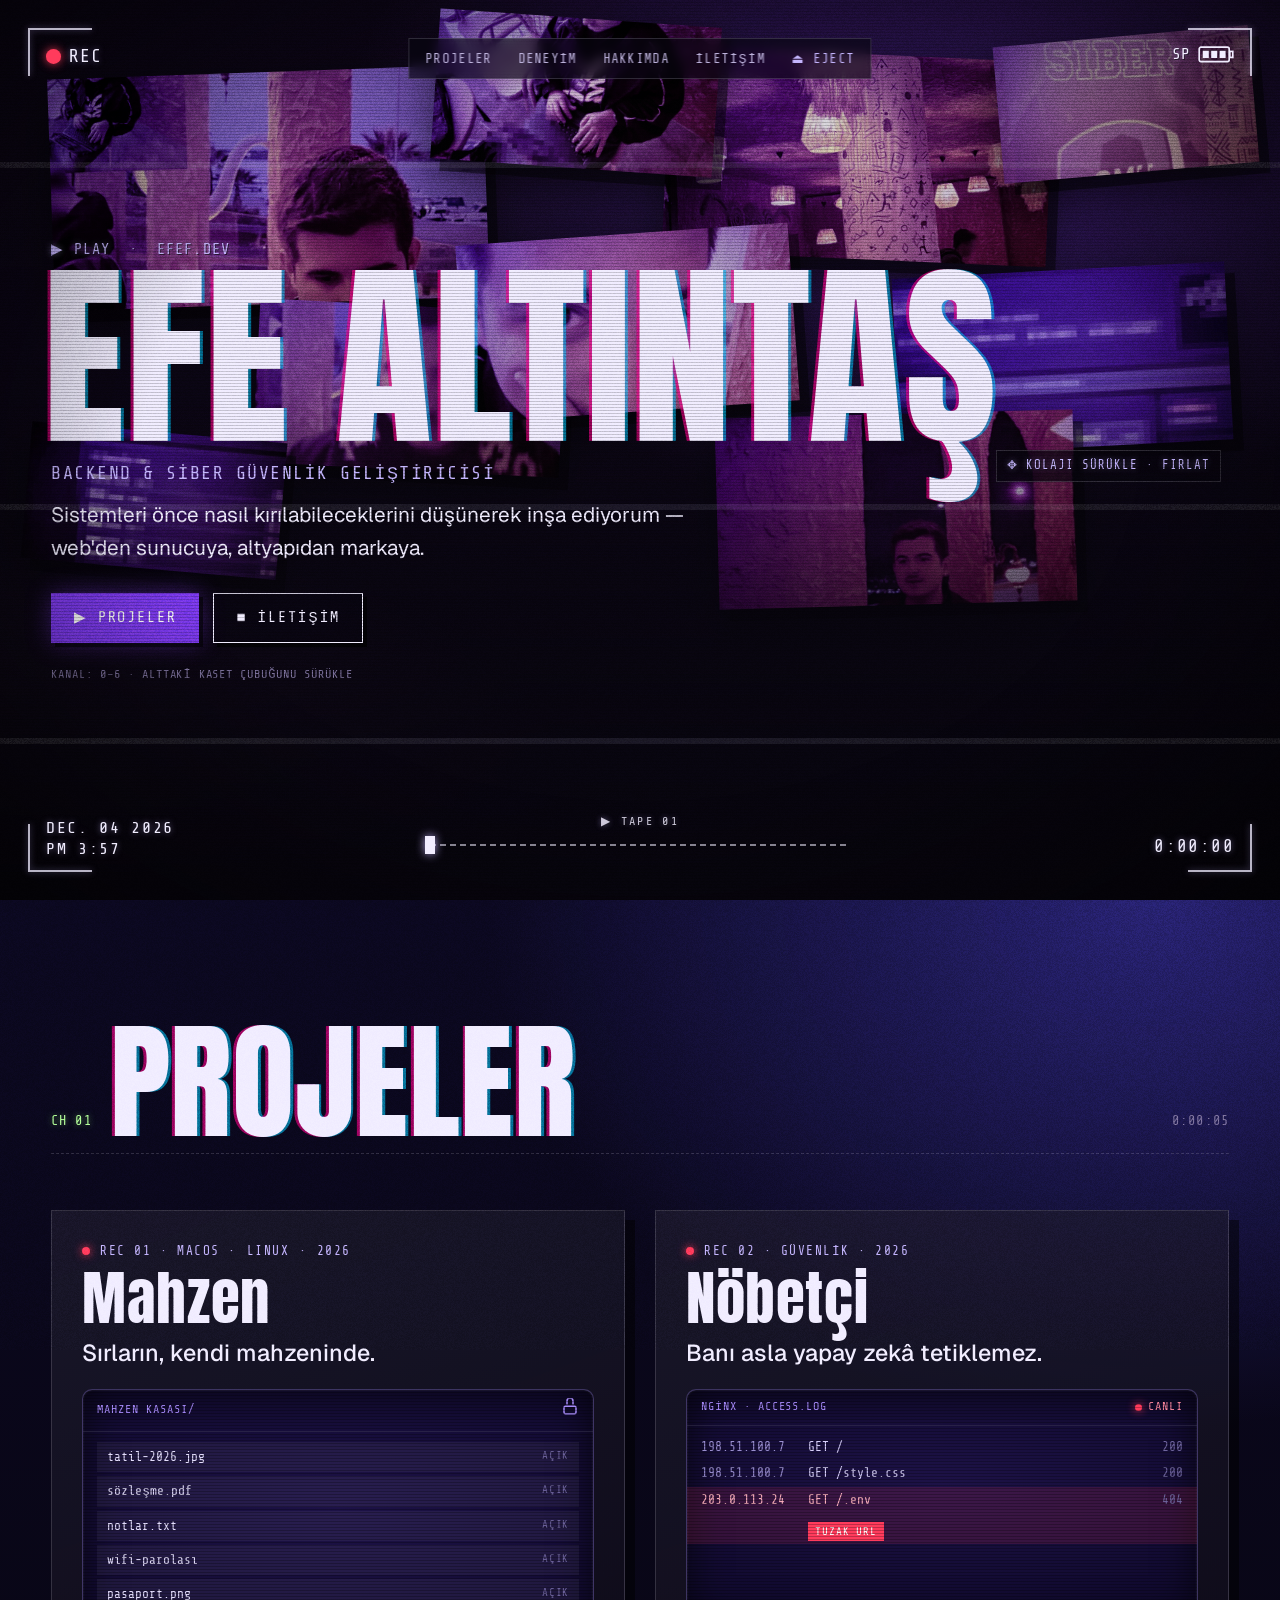
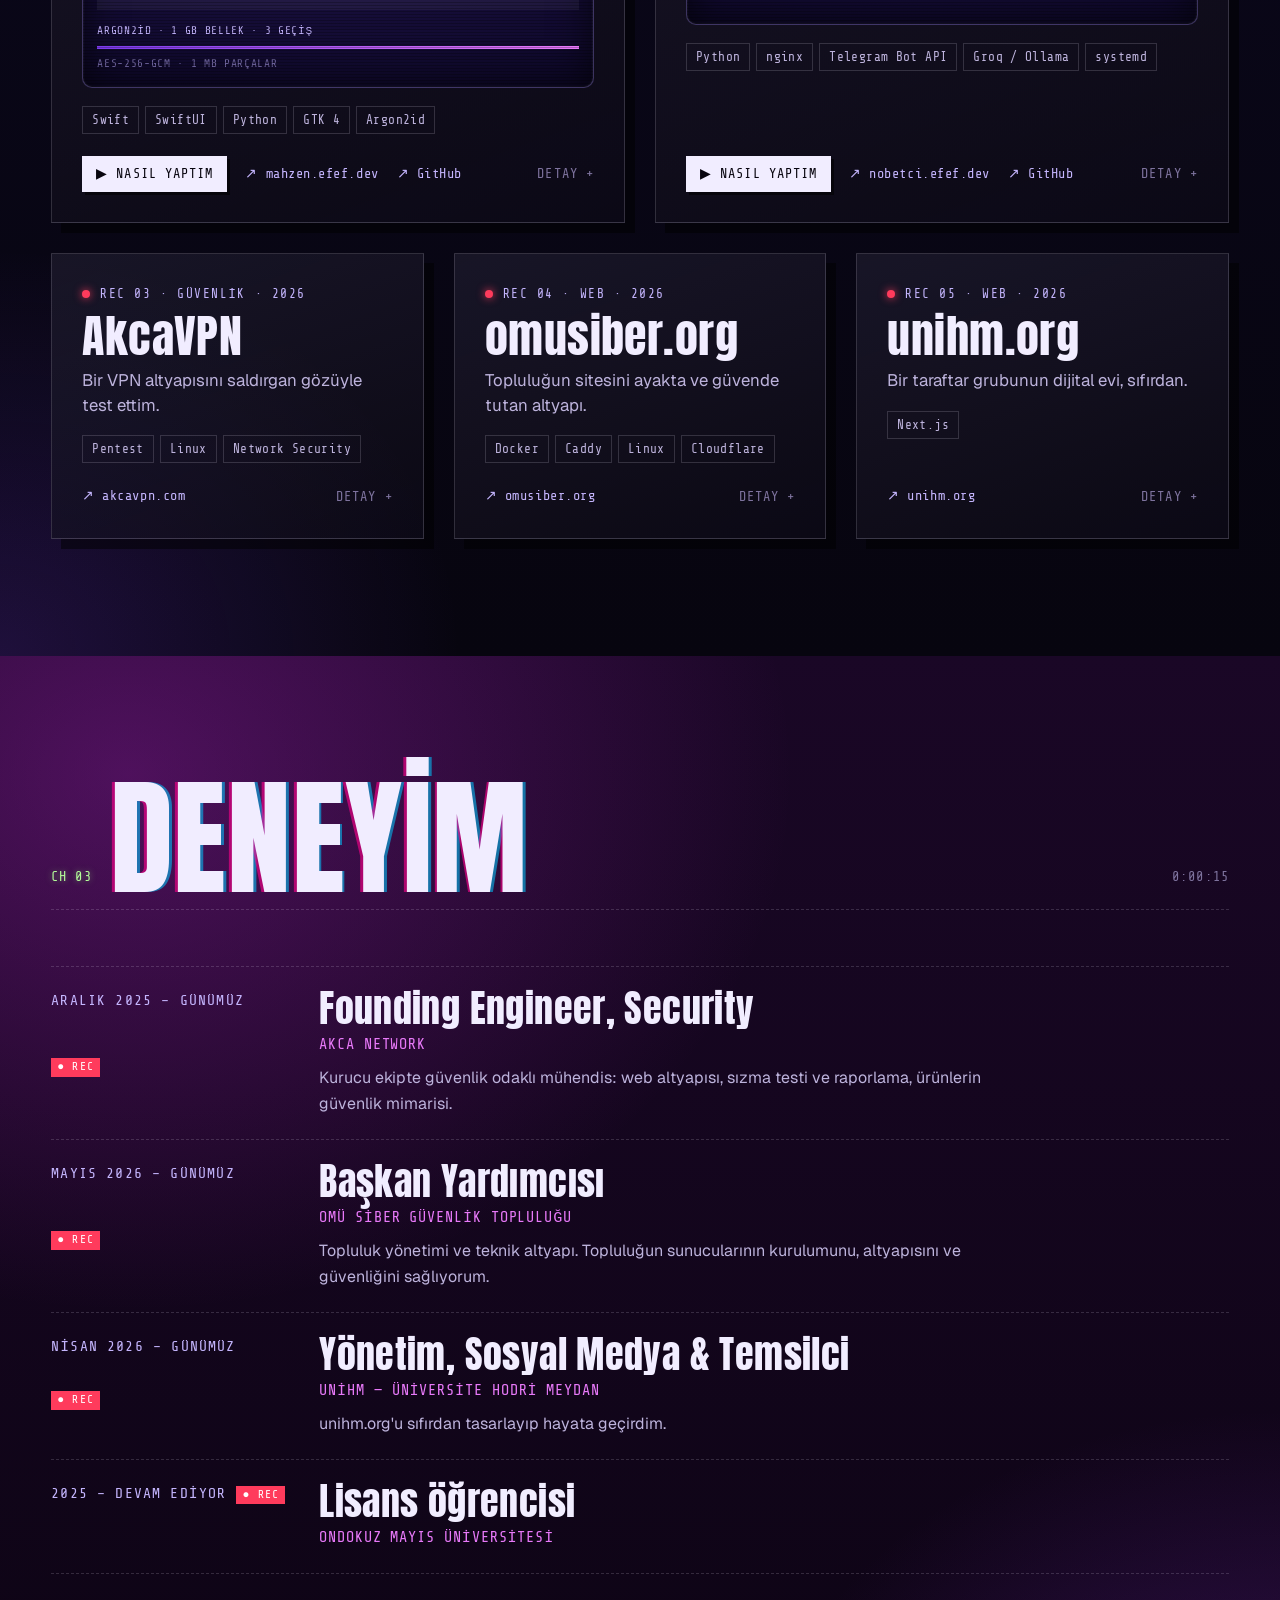
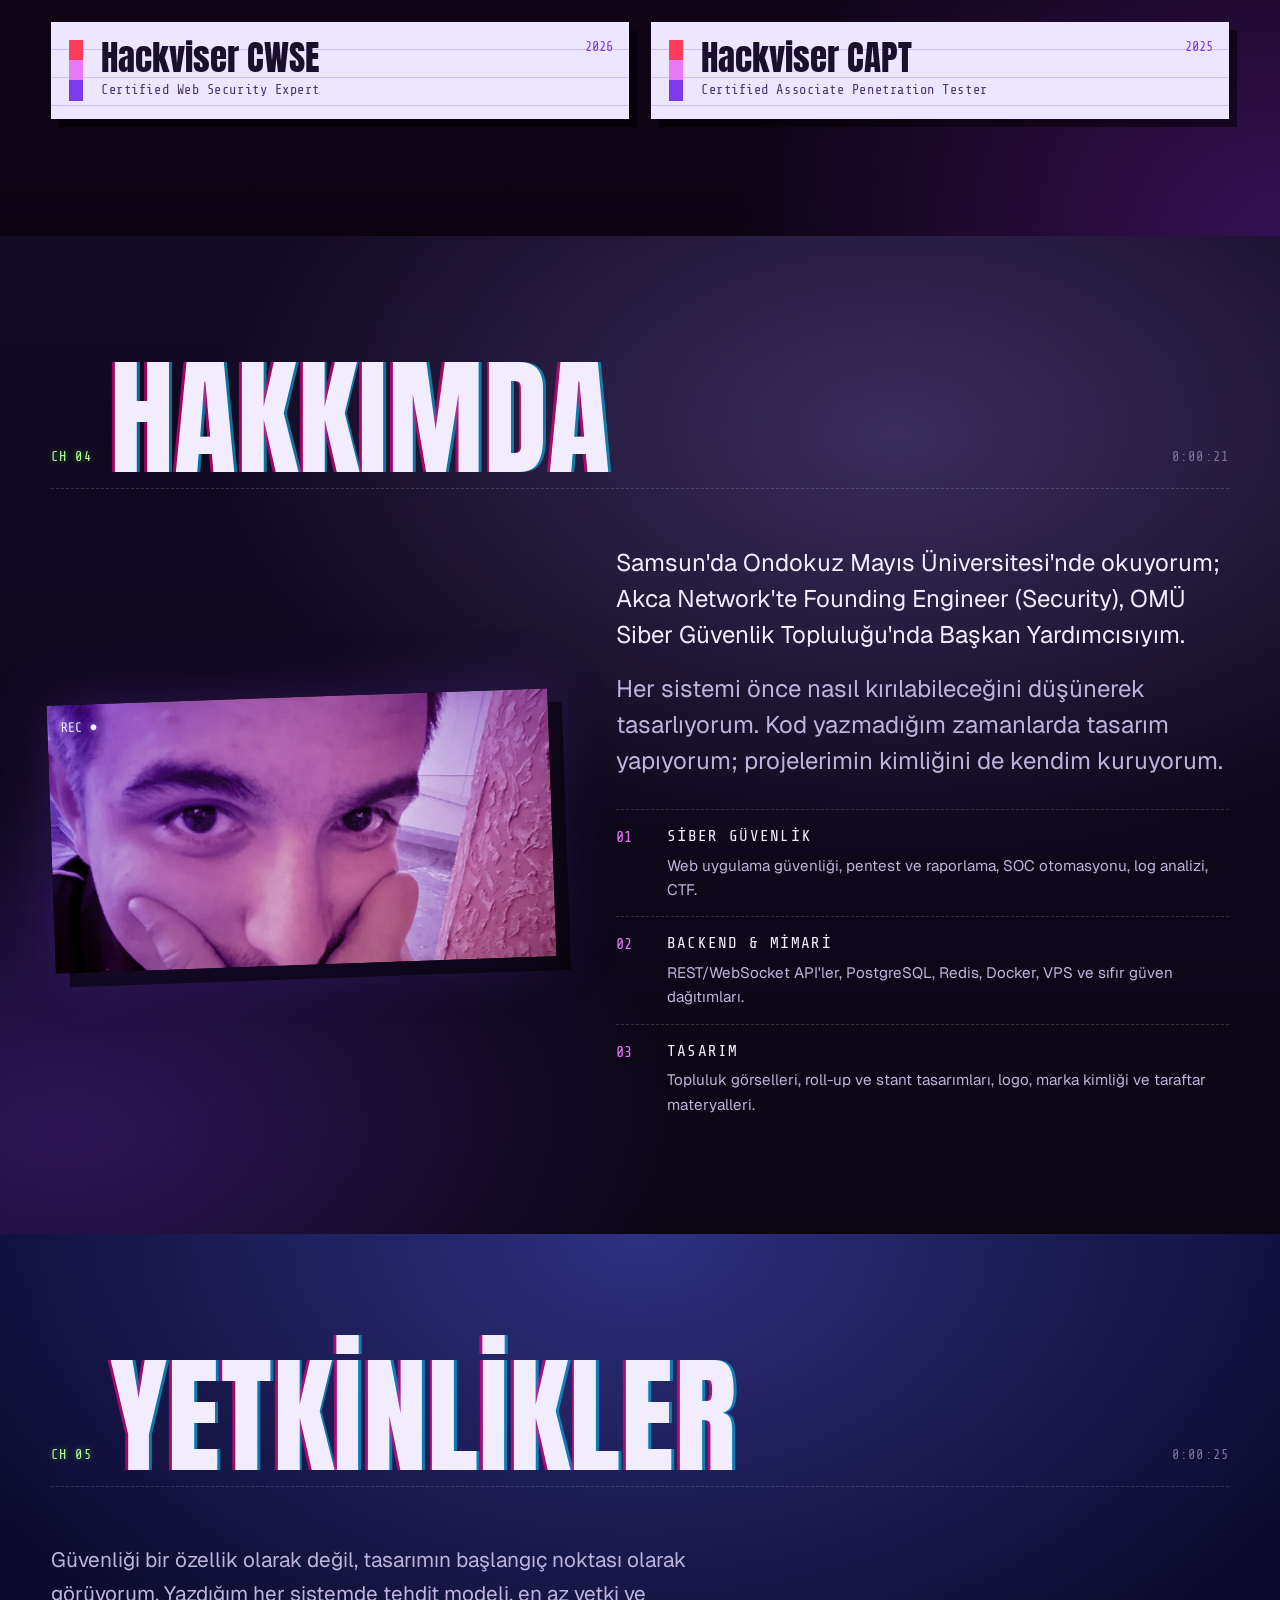
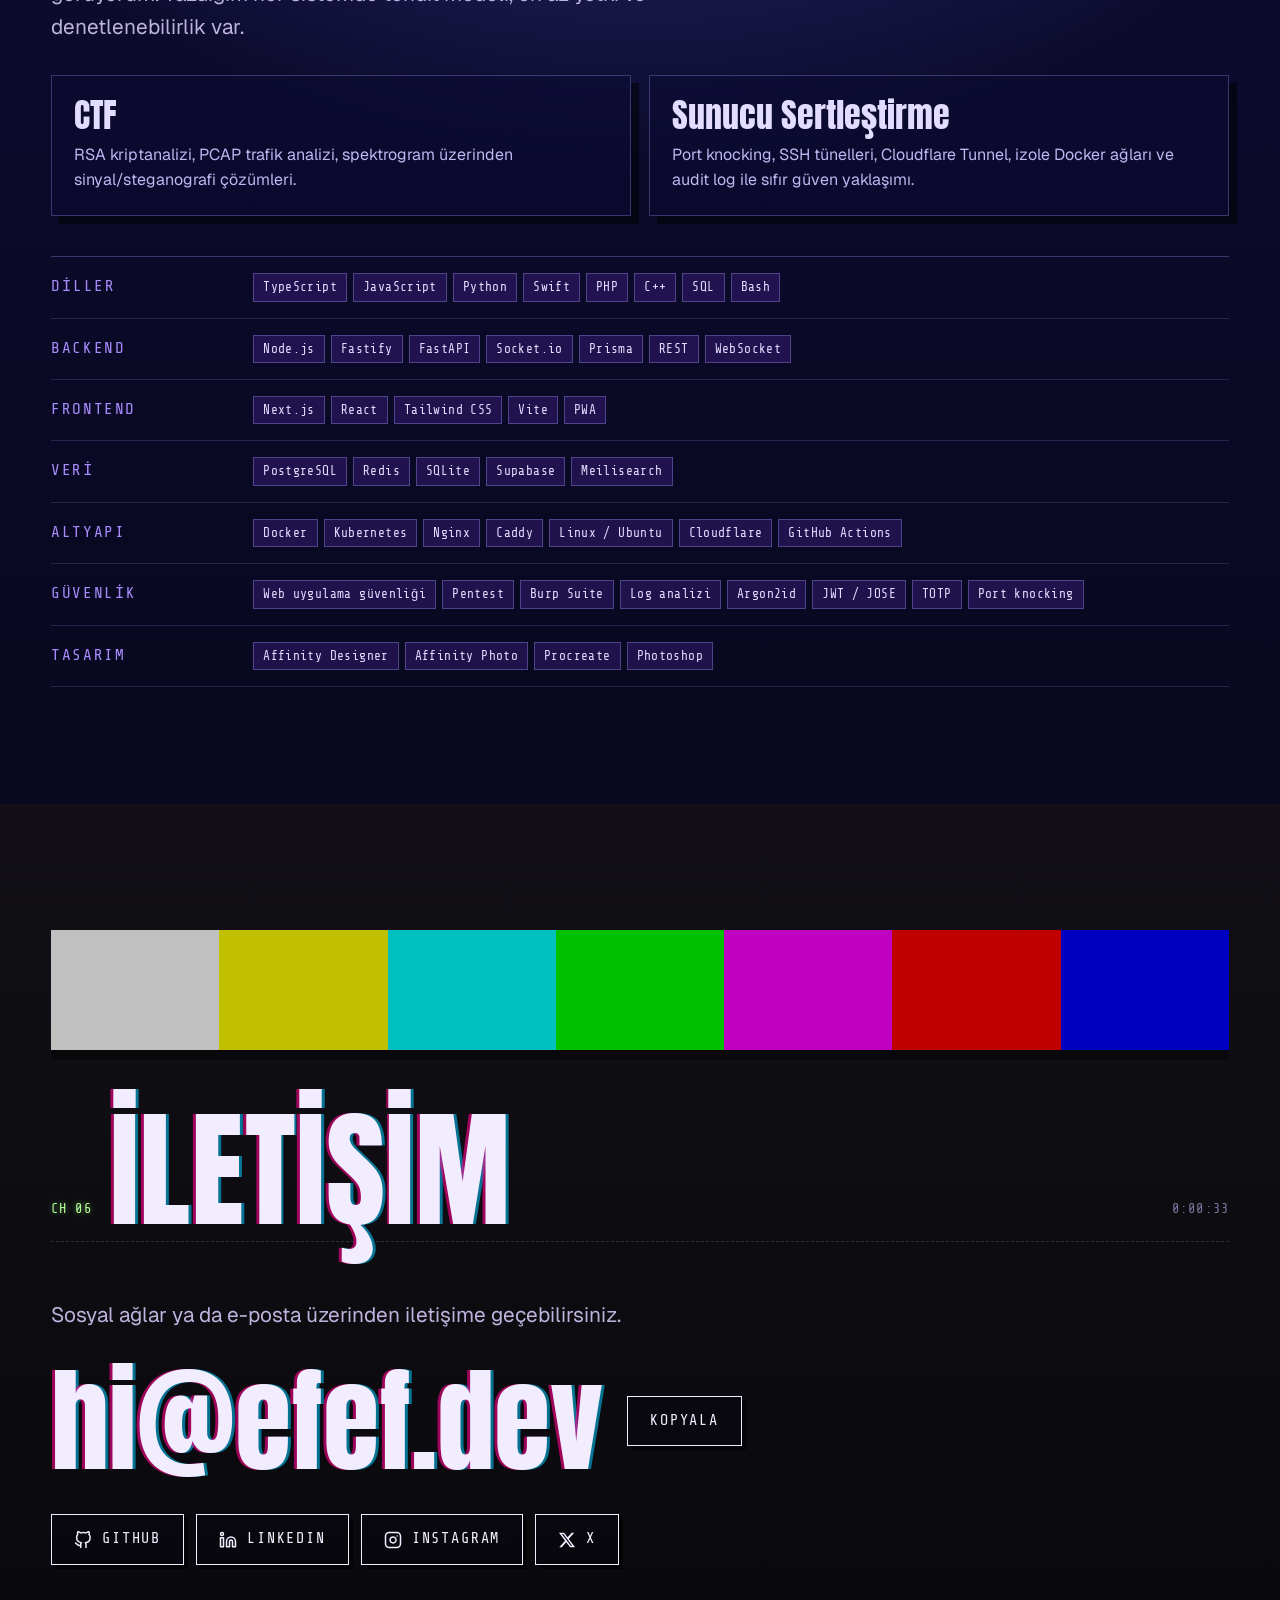
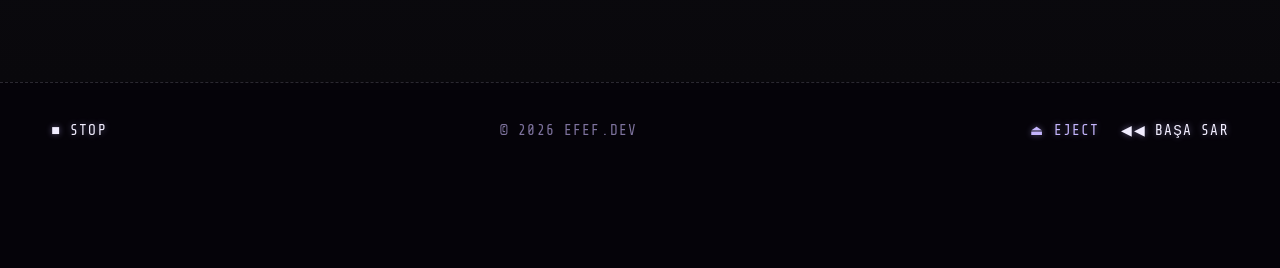
<file: v3/index.html>
<!doctype html>
<html lang="tr">
<head>
  <meta charset="utf-8" />
  <meta name="viewport" content="width=device-width, initial-scale=1, viewport-fit=cover" />
  <title>Efe Altıntaş — efef.dev</title>
  <meta name="description" content="Efe Altıntaş — Backend & siber güvenlik geliştiricisi. Projeler, kurgu ve tasarım işleri." />
  <meta property="og:type" content="website" />
  <meta property="og:title" content="Efe Altıntaş — efef.dev" />
  <meta property="og:description" content="Backend & siber güvenlik geliştiricisi." />
  <meta property="og:url" content="https://efef.dev/v3/" />
  <meta property="og:image" content="https://efef.dev/img/og-vhs.jpg" />
  <meta property="og:image:width" content="1200" />
  <meta property="og:image:height" content="630" />
  <meta name="twitter:card" content="summary_large_image" />
  <meta name="theme-color" content="#08050f" />
  <link rel="canonical" href="https://efef.dev/v3/" />
  <meta name="robots" content="noindex" />
  <link rel="icon" href="data:image/svg+xml,%3Csvg xmlns='http://www.w3.org/2000/svg' viewBox='0 0 32 32'%3E%3Crect width='32' height='32' rx='6' fill='%2308050f'/%3E%3Ccircle cx='11' cy='16' r='5' fill='%23ff3b5c'/%3E%3Ctext x='24' y='21' font-family='monospace' font-size='12' font-weight='700' fill='%23c4b5fd' text-anchor='middle'%3EE%3C/text%3E%3C/svg%3E" />
  <link rel="preconnect" href="https://fonts.googleapis.com" />
  <link rel="preconnect" href="https://fonts.gstatic.com" crossorigin />
  <link href="https://fonts.googleapis.com/css2?family=Anton&family=Geist:wght@400;500;600&family=Share+Tech+Mono&display=swap" rel="stylesheet" />
  <script>document.documentElement.classList.add("js")</script>
  <style>
    /* yükleme ekranı: kaset yükleniyor. Satır içi; başka dosya beklemeden görünür. */
    #boot { display: none; }
    .js #boot { display: grid; place-items: center; position: fixed; inset: 0; z-index: 300; background: radial-gradient(70% 70% at 70% 20%, #2a0f45, #08050f 70%); color: #f1edff; font: 15px/1.4 ui-monospace, SFMono-Regular, Menlo, monospace; letter-spacing: .1em; text-transform: uppercase; }
    #boot::after { content: ""; position: absolute; inset: 0; background: repeating-linear-gradient(to bottom, transparent 0 2px, rgba(0,0,0,.25) 2px 3px); pointer-events: none; }
    #boot .bc { position: absolute; width: 48px; height: 36px; border: 2px solid rgba(241,237,255,.75); }
    #boot .tl { top: 20px; left: 20px; border-right: 0; border-bottom: 0; } #boot .tr { top: 20px; right: 20px; border-left: 0; border-bottom: 0; }
    #boot .bl { bottom: 20px; left: 20px; border-right: 0; border-top: 0; } #boot .br { bottom: 20px; right: 20px; border-left: 0; border-top: 0; }
    #boot .rec { position: absolute; top: 34px; left: 38px; display: flex; align-items: center; gap: 8px; }
    #boot .rec i { width: 12px; height: 12px; border-radius: 50%; background: #ff3b5c; box-shadow: 0 0 10px #ff3b5c; animation: bootRec 1s steps(1) infinite; }
    #boot .dom { position: absolute; bottom: 34px; left: 38px; }
    #boot .mid { width: min(360px, 80vw); text-align: center; }
    #boot .bar { height: 14px; margin: 14px 0 10px; border: 1.5px solid rgba(241,237,255,.7); padding: 2px; }
    #boot .bar i { display: block; height: 100%; width: 0; background: repeating-linear-gradient(90deg, #c4b5fd 0 8px, transparent 8px 11px); transition: width .25s; }
    #boot .pct { color: #c4b5fd; }
    #boot.done { animation: bootOut .5s steps(1) forwards; }
    #boot.done.quick { animation: bootFade .15s ease forwards; }
    @keyframes bootRec { 50% { opacity: 0; } }
    @keyframes bootOut { 0% { opacity: 1; } 30% { background: #a5a4a3; } 55% { opacity: 1; background: repeating-linear-gradient(to bottom, rgba(196,181,253,.5) 0 6px, transparent 6px 22px); } 70%, 100% { opacity: 0; visibility: hidden; } }
    @keyframes bootFade { to { opacity: 0; visibility: hidden; } }
    @media (prefers-reduced-motion: reduce) { #boot .rec i { animation: none; } #boot.done { animation: bootFade .2s ease forwards; } }
  </style>
  <link rel="preload" as="image" href="/img/v3/selfie.webp" fetchpriority="high" />
  <link rel="preload" as="image" href="/img/v3/lamps.webp" fetchpriority="high" />
  <link rel="preload" as="image" href="/img/v3/dusk.webp" fetchpriority="high" />
  <link rel="preload" as="image" href="/img/v3/siber.webp" fetchpriority="high" />
  <link rel="preload" as="image" href="/img/v3/arches.webp" fetchpriority="high" />
  <link rel="stylesheet" href="/vhs.css?v=655611c1" />
</head>
<body data-page="home">
  <div id="boot" aria-hidden="true">
    <span class="bc tl"></span><span class="bc tr"></span><span class="bc bl"></span><span class="bc br"></span>
    <span class="rec"><i></i>REC</span><span class="dom">efef.dev</span>
    <div class="mid"><p>▶ Kaset yükleniyor</p><div class="bar"><i id="bootBar"></i></div><p class="pct"><span id="bootPct">0</span>%</p></div>
  </div>
  <script>
    // Kaset yüklenene kadar (yazı tipleri + görseller) göster; en fazla 4 sn bekle. Hızlı yüklenirse hiç görünmeden kalkar.
    (() => {
      const boot = document.getElementById("boot"), bar = document.getElementById("bootBar"), pct = document.getElementById("bootPct");
      const t0 = performance.now();
      { const d = new Date(), m = d.getMonth(), g = d.getDate(); // Cadılar Bayramı haftası
        if (/[?&]cadilar/.test(location.search) || (m === 9 && g >= 24) || (m === 10 && g <= 1)) boot.querySelector(".mid p").textContent = "▶ Lanetli kaset yükleniyor"; }
      let fonts = false, loaded = document.readyState === "complete", shown = 0, finished = false;
      document.fonts?.ready.then(() => { fonts = true; });
      addEventListener("load", () => { loaded = true; });
      const finish = () => {
        if (finished) return;
        finished = true;
        bar.style.width = "100%"; pct.textContent = "100";
        const quick = performance.now() - t0 < 400; // önbellekten anında geldiyse kısa bir solma yeter
        boot.classList.add("done");
        if (quick) boot.classList.add("quick");
        setTimeout(() => boot.remove(), quick ? 200 : 550);
      };
      const tick = () => {
        if (finished) return;
        const imgs = [...document.images].filter((i) => i.loading !== "lazy");
        const ok = imgs.filter((i) => i.complete).length;
        const p = Math.round((fonts ? 25 : 0) + (imgs.length ? (ok / imgs.length) * 70 : 0) + (loaded ? 5 : 0));
        shown = Math.max(shown, Math.min(p, 99));
        bar.style.width = shown + "%"; pct.textContent = shown;
        if ((fonts && loaded) || performance.now() - t0 > 4000) finish();
        else setTimeout(tick, 90);
      };
      tick();
    })();
  </script>
  <!-- vizör, efekt katmanları ve menü fx.js tarafından eklenir -->

  <header class="hero scene" id="top" data-scene="violet" data-name="TAPE 01">
    <div class="collage" id="collage" aria-hidden="true"></div>
    <p class="collage-hint osd" id="collageHint" aria-hidden="true">✥ Kolajı sürükle · fırlat</p>
    <div class="hero-text">
      <p class="osd-label">▶ PLAY &nbsp;·&nbsp; efef.dev</p>
      <h1 class="rgb">EFE ALTINTAŞ</h1>
      <p class="role" id="role"></p>
      <p class="tagline" id="tagline"></p>
      <div class="cta">
        <a class="vcr vcr-solid" href="#projelerim">▶ Projeler</a>
        <a class="vcr" href="#iletisim">■ İletişim</a>
      </div>
      <p class="keys osd" aria-hidden="true">Kanal: 0–6 · Alttaki kaset çubuğunu sürükle</p>
    </div>
  </header>

  <main id="icerik">
    <section class="scene" id="projelerim" data-scene="indigo" data-name="PROJELER">
      <div class="scene-head"><span class="osd">CH 01</span><h2 class="rgb">PROJELER</h2><span class="osd tc">0:00:05</span></div>
      <div class="bento" id="projects"></div>
    </section>

    <section class="scene" id="deneyim" data-scene="plum" data-name="DENEYİM">
      <div class="scene-head"><span class="osd">CH 03</span><h2 class="rgb">DENEYİM</h2><span class="osd tc">0:00:15</span></div>
      <ol class="log" id="experience"></ol>
      <div class="labels" id="certs"></div>
    </section>

    <section class="scene" id="hakkimda" data-scene="uv" data-name="HAKKIMDA">
      <div class="scene-head"><span class="osd">CH 04</span><h2 class="rgb">HAKKIMDA</h2><span class="osd tc">0:00:21</span></div>
      <div class="about">
        <figure class="cutout about-photo"><img src="/img/v3/selfie.webp" width="760" height="406" alt="Efe Altıntaş, elini çenesine koymuş, kameraya bakıyor" loading="lazy"></figure>
        <div>
          <div class="prose" id="aboutText"></div>
          <ul class="focus" id="focus"></ul>
        </div>
      </div>
    </section>

    <section class="scene" id="yetkinlikler" data-scene="screen" data-name="YETKİNLİKLER">
      <div class="scene-head"><span class="osd">CH 05</span><h2 class="rgb">YETKİNLİKLER</h2><span class="osd tc">0:00:25</span></div>
      <div class="lead-wrap"><p class="lead" id="secIntro"></p></div>
      <div class="sec" id="secItems"></div>
      <dl class="tech" id="stackList"></dl>
    </section>

    <section class="scene contact" id="iletisim" data-scene="nosignal" data-name="İLETİŞİM">
      <div class="bars" aria-hidden="true"><i></i><i></i><i></i><i></i><i></i><i></i><i></i></div>
      <div class="scene-head"><span class="osd">CH 06</span><h2 class="rgb">İLETİŞİM</h2><span class="osd tc">0:00:33</span></div>
      <div class="lead-wrap"><p class="lead">Sosyal ağlar ya da e-posta üzerinden iletişime geçebilirsiniz.</p></div>
      <div class="mail-row">
        <a class="mail-big" id="emailBig" href="#"></a>
        <button class="vcr" id="copyBtn" type="button">Kopyala</button>
      </div>
      <div class="socials" id="socials" lang="en"></div>
    </section>
  </main>

  <footer class="stop">
    <span class="osd">■ STOP</span>
    <p id="footer"></p>
    <span class="stop-actions">
      <button class="osd eject-btn" type="button" data-eject="open">⏏ Eject</button>
      <a class="osd rewind" href="#top">◀◀ Başa sar</a>
    </span>
  </footer>

  <script src="/data.js?v=20cc7f7c"></script>
  <script src="/fx.js?v=33fac3c5"></script>
  <script src="/home.js?v=d064e860"></script>
  <script src="/demos.js?v=75196713"></script>
</body>
</html>
</file>
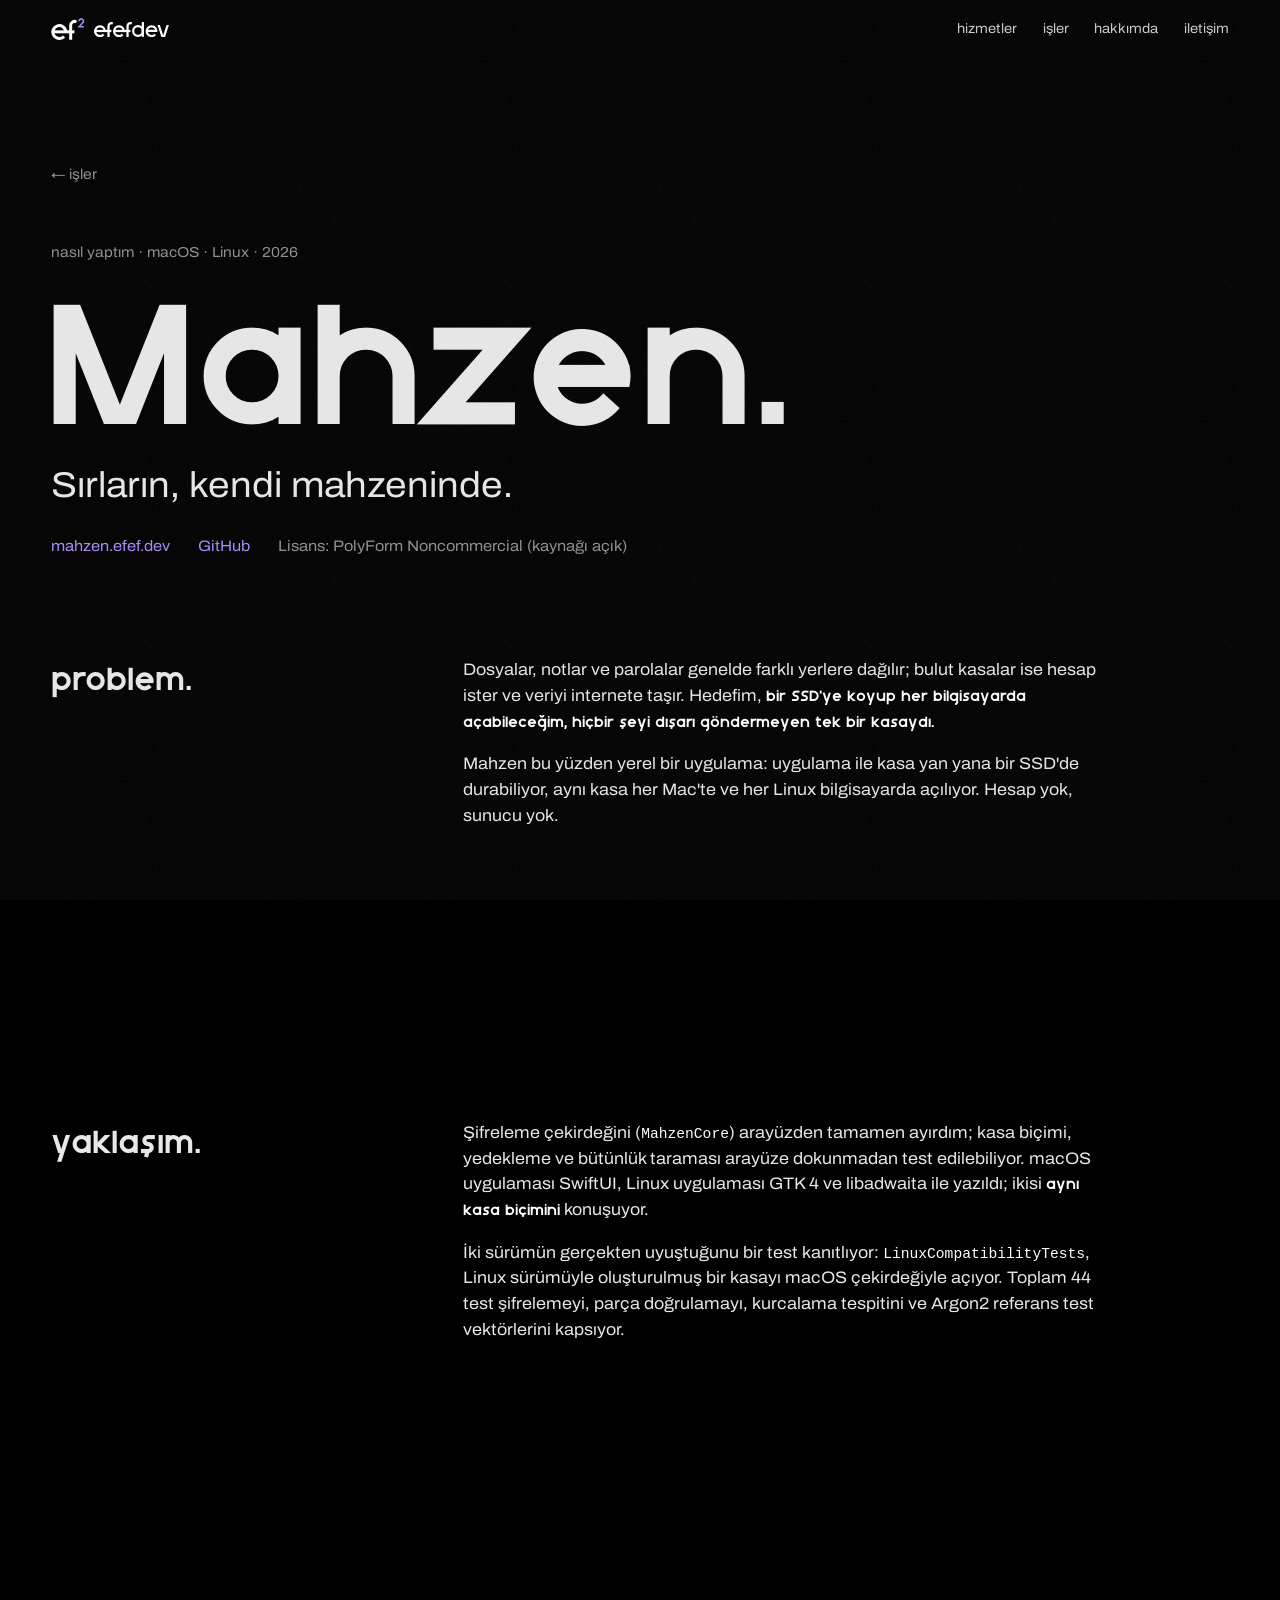
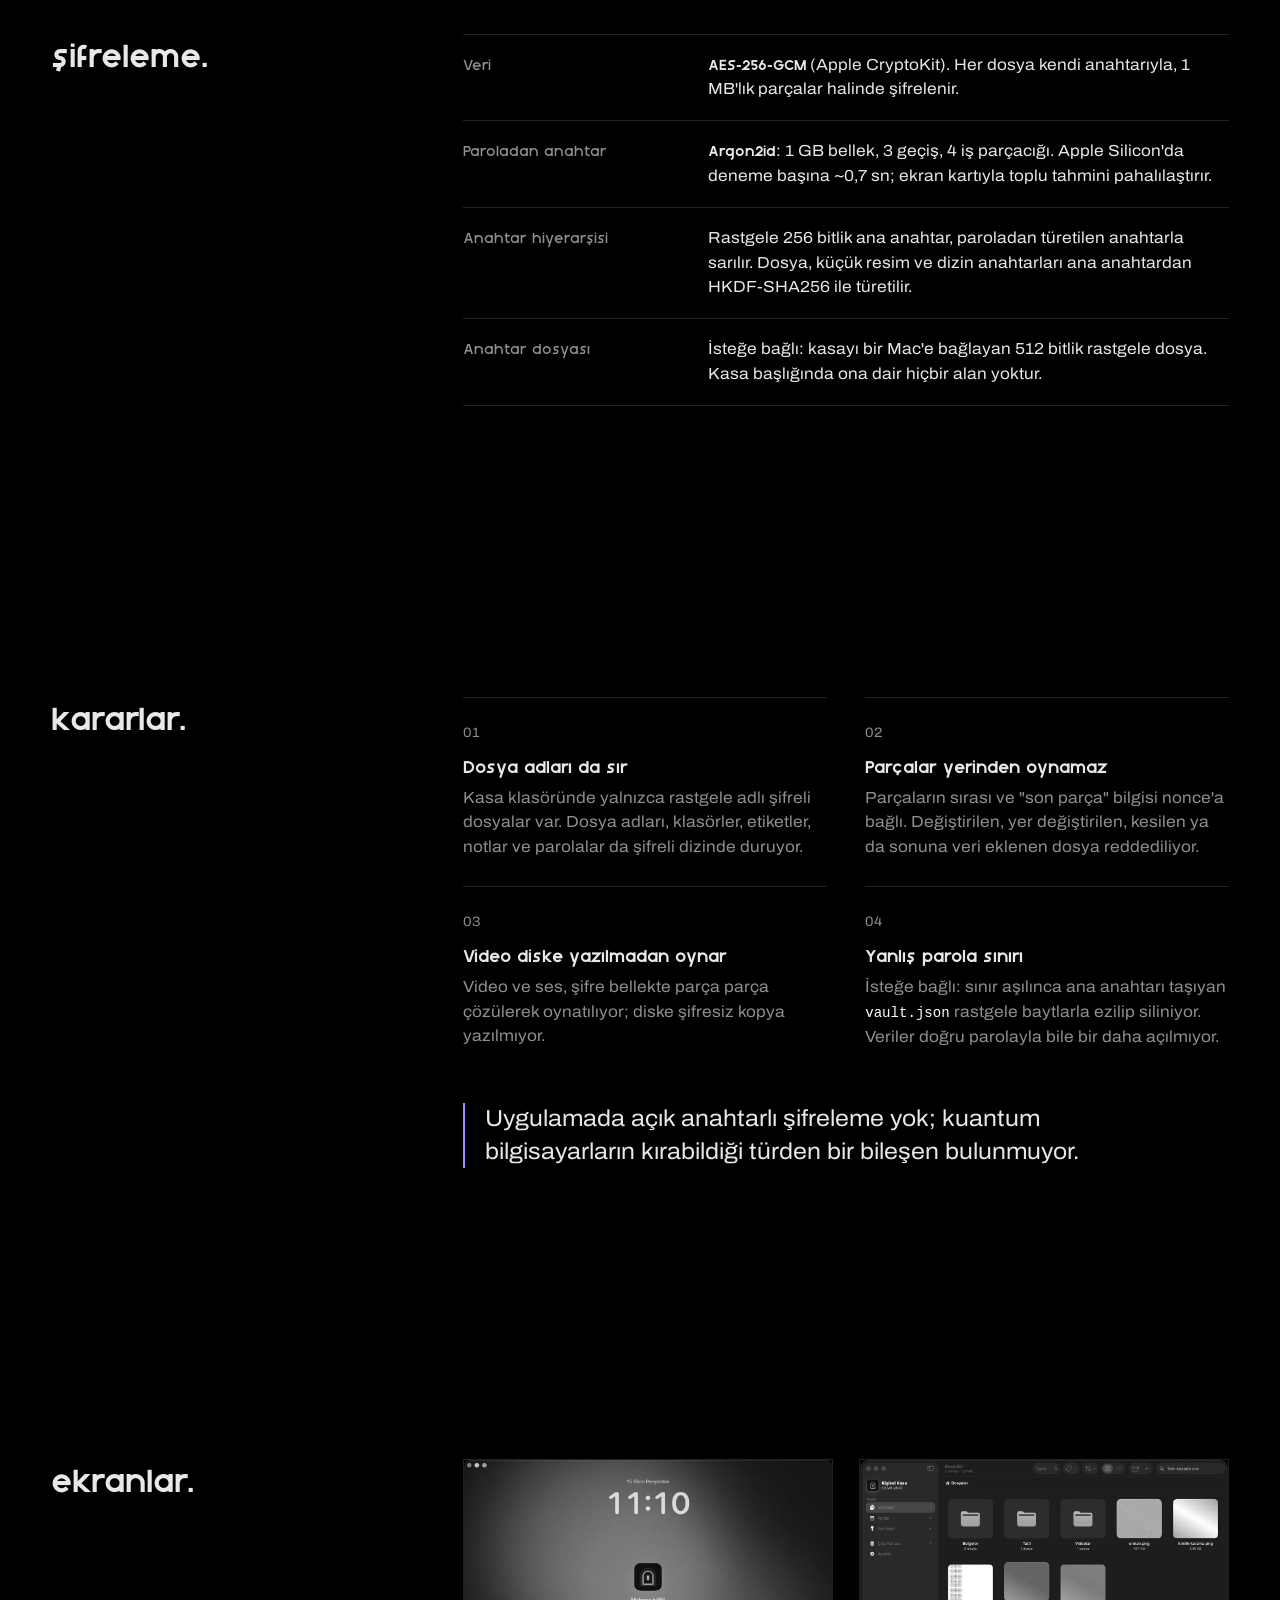
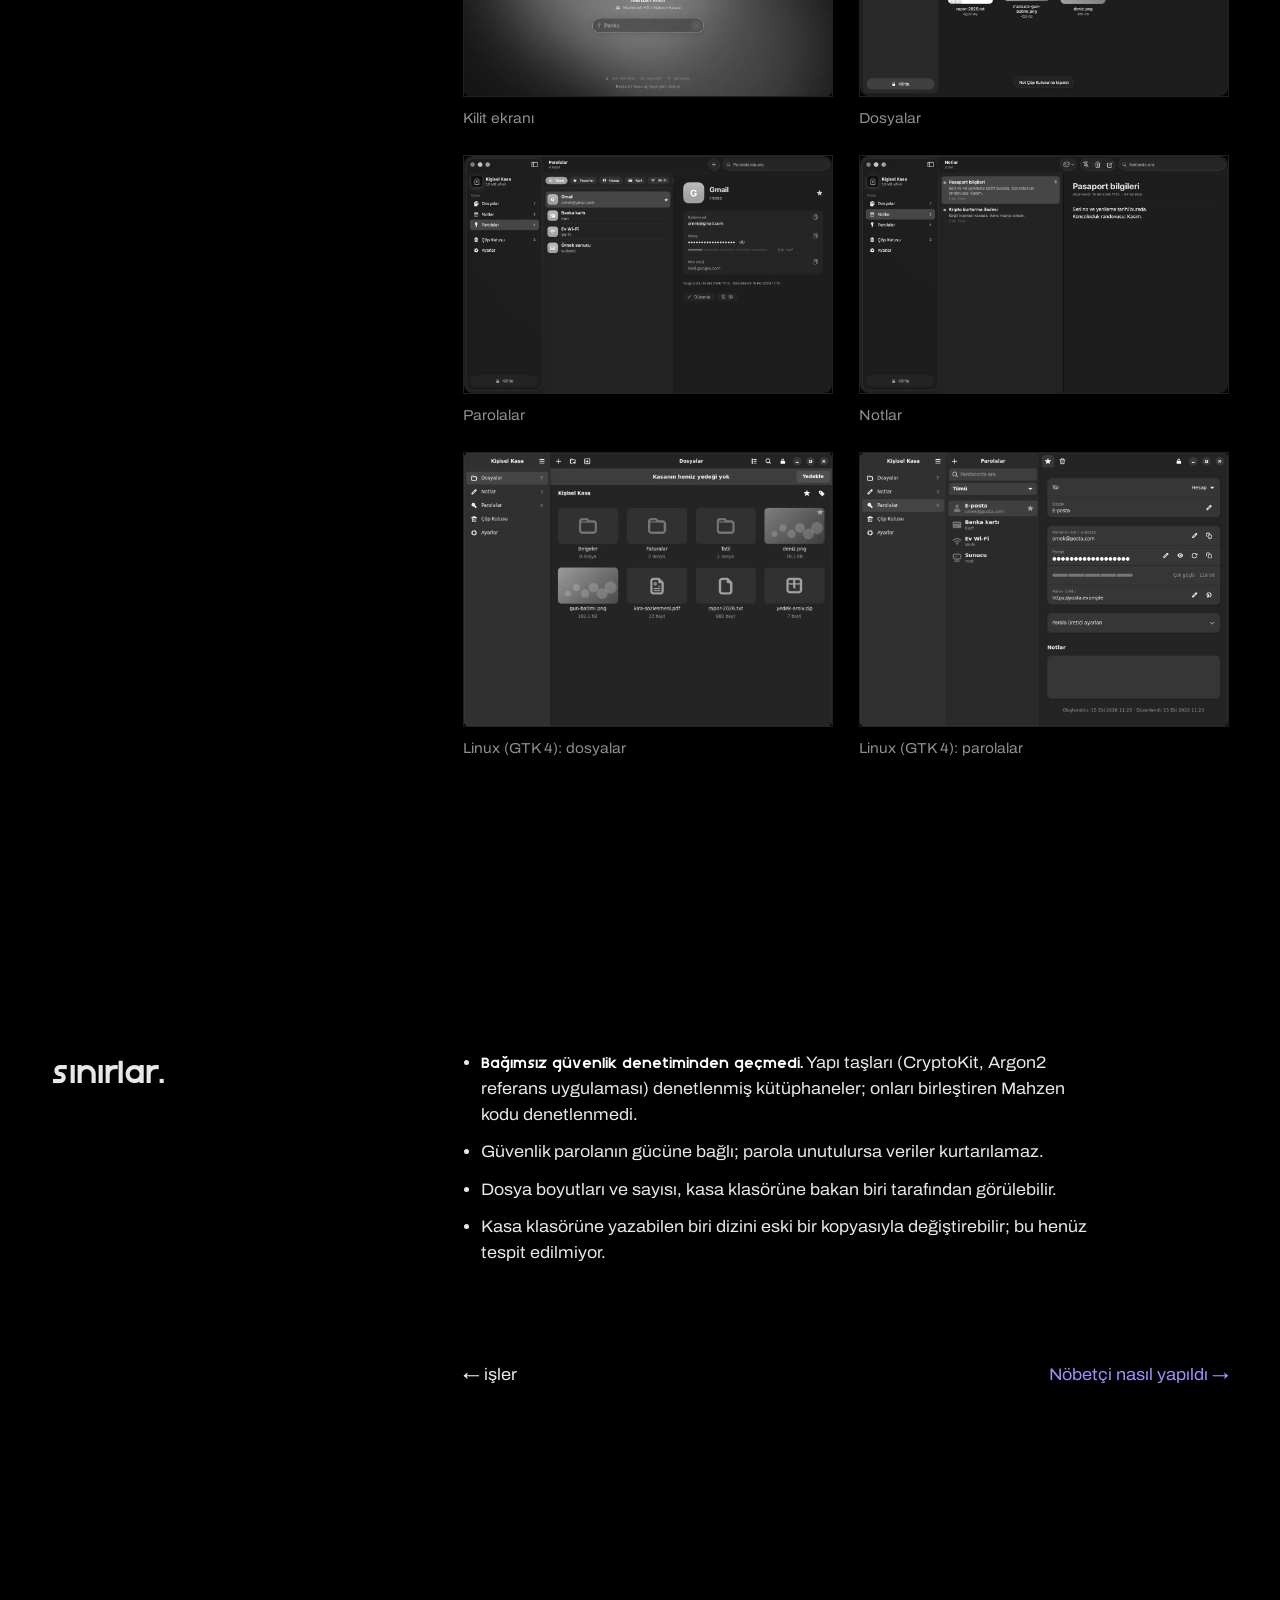
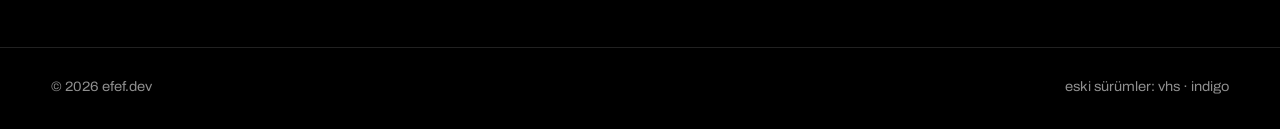
<file: projeler/mahzen/index.html>
<!doctype html>
<html lang="tr">
<head>
  <meta charset="utf-8" />
  <meta name="viewport" content="width=device-width, initial-scale=1, viewport-fit=cover" />
  <title>Mahzen nasıl yapıldı — efef.dev</title>
  <meta name="description" content="Mahzen: macOS ve Linux için şifreli, taşınabilir kasa. AES-256-GCM, Argon2id ve dosya adlarına kadar şifreleme — tasarım kararları ve sınırları." />
  <meta property="og:type" content="article" />
  <meta property="og:title" content="Mahzen nasıl yapıldı — efef.dev" />
  <meta property="og:description" content="Sırların, kendi mahzeninde. Şifreli, taşınabilir bir kasanın tasarım kararları." />
  <meta property="og:url" content="https://efef.dev/projeler/mahzen/" />
  <meta property="og:image" content="https://efef.dev/img/og-efefdev-mahzen.jpg" />
  <meta property="og:image:width" content="1200" />
  <meta property="og:image:height" content="630" />
  <meta name="twitter:card" content="summary_large_image" />
  <meta name="theme-color" content="#000000" />
  <link rel="canonical" href="https://efef.dev/projeler/mahzen/" />
  <link rel="icon" href="/img/logo/ef-32.png?v=1" sizes="32x32" />
  <link rel="icon" href="/img/logo/ef.svg?v=1" type="image/svg+xml" />
  <link rel="apple-touch-icon" href="/img/logo/ef2-180.png?v=1" />
  <link rel="preconnect" href="https://fonts.googleapis.com" />
  <link rel="preconnect" href="https://fonts.gstatic.com" crossorigin />
  <link href="https://fonts.googleapis.com/css2?family=Archivo:wdth,wght@100..125,400..700&display=swap" rel="stylesheet" />
  <link rel="stylesheet" href="/site.css?v=9afd2321" />
  <link rel="stylesheet" href="/ef-yazi.css?v=2" />
</head>
<body class="case-page">
  <a class="skip" href="#icerik">İçeriğe geç</a>

  <nav class="nav" aria-label="Bölümler">
    <a class="nav-logo" href="/" aria-label="efefdev"><svg class="mark" viewBox="16 20 214 140" aria-hidden="true"><g fill="none" stroke="currentColor" stroke-width="19"><path d="M108.5 108A41 41 0 1 0 98 137"/><path d="M27 108H164"/><path d="M140 158V66A24 24 0 0 1 176 45"/></g><path transform="translate(190 24) scale(1.25)" d="M3 13A11 11 0 1 1 21 21L3 41H27" fill="none" stroke="#a78bfa" stroke-width="8"/></svg><svg class="yazi" viewBox="17 32 634 127" aria-hidden="true"><defs><clipPath id="yazi-v"><rect x="523" y="57.5" width="160" height="101"/></clipPath><clipPath id="yazi-e"><circle cx="504.5" cy="108" r="50.5"/></clipPath></defs><g fill="none" stroke="currentColor" stroke-width="19"><path d="M27 108H164"/><path d="M108.5 108A41 41 0 1 0 98 137"/><path d="M140 158V66A24 24 0 0 1 176 45"/><path d="M188 108H325"/><path d="M269.5 108A41 41 0 1 0 259 137"/><path d="M301 158V66A24 24 0 0 1 337 45"/><path d="M430.5 108A41 41 0 1 0 348.5 108A41 41 0 1 0 430.5 108"/><path d="M430.5 32.5V158"/><path d="M464 108H555" clip-path="url(#yazi-e)"/><path d="M545.5 108A41 41 0 1 0 535 137"/><path d="M559 40L603 176L647 40" stroke-miterlimit="10" clip-path="url(#yazi-v)"/></g></svg></a>
    <span class="nav-note" id="note" hidden></span>
    <ul>
      <li><a href="/#hizmetler">hizmetler</a></li>
      <li><a href="/#isler">işler</a></li>
      <li><a href="/#hakkimda">hakkımda</a></li>
      <li><a href="/#iletisim">iletişim</a></li>
    </ul>
  </nav>

  <header class="case-hero">
    <a class="back" href="/#isler">← işler</a>
    <p class="eyebrow">nasıl yaptım · macOS · <span lang="en">Linux</span> · 2026</p>
    <h1>Mahzen.</h1>
    <p class="hook">Sırların, kendi mahzeninde.</p>
    <div class="case-meta"><a href="https://mahzen.efef.dev" target="_blank" rel="noopener noreferrer">mahzen.efef.dev</a>
        <a href="https://github.com/efefdev/Mahzen" target="_blank" rel="noopener noreferrer">GitHub</a>
        <span>Lisans: PolyForm Noncommercial (kaynağı açık)</span></div>
  </header>

  <main id="icerik">
    <section class="sec case-sec">
      <h2 class="case-h">problem.</h2>
      <div class="case-body prose">
        <p>Dosyalar, notlar ve parolalar genelde farklı yerlere dağılır; bulut kasalar ise hesap ister ve veriyi internete taşır. Hedefim, <strong>bir SSD'ye koyup her bilgisayarda açabileceğim, hiçbir şeyi dışarı göndermeyen tek bir kasaydı.</strong></p>
        <p>Mahzen bu yüzden yerel bir uygulama: uygulama ile kasa yan yana bir SSD'de durabiliyor, aynı kasa her Mac'te ve her Linux bilgisayarda açılıyor. Hesap yok, sunucu yok.</p>
      </div>
    </section>

    <section class="sec case-sec">
      <h2 class="case-h">yaklaşım.</h2>
      <div class="case-body prose">
        <p>Şifreleme çekirdeğini (<code>MahzenCore</code>) arayüzden tamamen ayırdım; kasa biçimi, yedekleme ve bütünlük taraması arayüze dokunmadan test edilebiliyor. macOS uygulaması SwiftUI, Linux uygulaması GTK 4 ve libadwaita ile yazıldı; ikisi <strong>aynı kasa biçimini</strong> konuşuyor.</p>
        <p>İki sürümün gerçekten uyuştuğunu bir test kanıtlıyor: <code>LinuxCompatibilityTests</code>, Linux sürümüyle oluşturulmuş bir kasayı macOS çekirdeğiyle açıyor. Toplam 44 test şifrelemeyi, parça doğrulamayı, kurcalama tespitini ve Argon2 referans test vektörlerini kapsıyor.</p>
      </div>
    </section>

    <section class="sec case-sec">
      <h2 class="case-h">şifreleme.</h2>
      <div class="case-body">
        <table class="spec">
          <tr><th>Veri</th><td><strong>AES-256-GCM</strong> (Apple CryptoKit). Her dosya kendi anahtarıyla, 1 MB'lık parçalar halinde şifrelenir.</td></tr>
          <tr><th>Paroladan anahtar</th><td><strong>Argon2id</strong>: 1 GB bellek, 3 geçiş, 4 iş parçacığı. Apple Silicon'da deneme başına ~0,7 sn; ekran kartıyla toplu tahmini pahalılaştırır.</td></tr>
          <tr><th>Anahtar hiyerarşisi</th><td>Rastgele 256 bitlik ana anahtar, paroladan türetilen anahtarla sarılır. Dosya, küçük resim ve dizin anahtarları ana anahtardan HKDF-SHA256 ile türetilir.</td></tr>
          <tr><th>Anahtar dosyası</th><td>İsteğe bağlı: kasayı bir Mac'e bağlayan 512 bitlik rastgele dosya. Kasa başlığında ona dair hiçbir alan yoktur.</td></tr>
        </table>
      </div>
    </section>

    <section class="sec case-sec">
      <h2 class="case-h">kararlar.</h2>
      <div class="case-body">
        <div class="decisions">
          <div class="decision rv"><span class="n">01</span><h3>Dosya adları da sır</h3><p>Kasa klasöründe yalnızca rastgele adlı şifreli dosyalar var. Dosya adları, klasörler, etiketler, notlar ve parolalar da şifreli dizinde duruyor.</p></div>
          <div class="decision rv"><span class="n">02</span><h3>Parçalar yerinden oynamaz</h3><p>Parçaların sırası ve "son parça" bilgisi nonce'a bağlı. Değiştirilen, yer değiştirilen, kesilen ya da sonuna veri eklenen dosya reddediliyor.</p></div>
          <div class="decision rv"><span class="n">03</span><h3>Video diske yazılmadan oynar</h3><p>Video ve ses, şifre bellekte parça parça çözülerek oynatılıyor; diske şifresiz kopya yazılmıyor.</p></div>
          <div class="decision rv"><span class="n">04</span><h3>Yanlış parola sınırı</h3><p>İsteğe bağlı: sınır aşılınca ana anahtarı taşıyan <code>vault.json</code> rastgele baytlarla ezilip siliniyor. Veriler doğru parolayla bile bir daha açılmıyor.</p></div>
        </div>
        <p class="quote">Uygulamada açık anahtarlı şifreleme yok; kuantum bilgisayarların kırabildiği türden bir bileşen bulunmuyor.</p>
      </div>
    </section>

    <section class="sec case-sec">
      <h2 class="case-h">ekranlar.</h2>
      <div class="shots">
        <figure class="rv"><img src="/img/mahzen/kilit.webp" width="1200" height="771" loading="lazy" alt="Mahzen kilit ekranı: saat, kasa adı ve parola alanı"><figcaption>Kilit ekranı</figcaption></figure>
        <figure class="rv"><img src="/img/mahzen/dosyalar.webp" width="1200" height="771" loading="lazy" alt="Mahzen dosyalar görünümü: klasörler ve görsel küçük resimleri"><figcaption>Dosyalar</figcaption></figure>
        <figure class="rv"><img src="/img/mahzen/parolalar.webp" width="1200" height="771" loading="lazy" alt="Mahzen parolalar görünümü"><figcaption>Parolalar</figcaption></figure>
        <figure class="rv"><img src="/img/mahzen/notlar.webp" width="1200" height="771" loading="lazy" alt="Mahzen notlar görünümü"><figcaption>Notlar</figcaption></figure>
        <figure class="rv"><img src="/img/mahzen/linux-dosyalar.webp" width="1200" height="891" loading="lazy" alt="Mahzen Linux sürümü: dosyalar"><figcaption><span lang="en">Linux</span> (GTK 4): dosyalar</figcaption></figure>
        <figure class="rv"><img src="/img/mahzen/linux-parolalar.webp" width="1200" height="891" loading="lazy" alt="Mahzen Linux sürümü: parolalar"><figcaption><span lang="en">Linux</span> (GTK 4): parolalar</figcaption></figure>
      </div>
    </section>

    <section class="sec case-sec">
      <h2 class="case-h">sınırlar.</h2>
      <div class="case-body prose">
        <ul>
          <li><strong>Bağımsız güvenlik denetiminden geçmedi.</strong> Yapı taşları (CryptoKit, Argon2 referans uygulaması) denetlenmiş kütüphaneler; onları birleştiren Mahzen kodu denetlenmedi.</li>
          <li>Güvenlik parolanın gücüne bağlı; parola unutulursa veriler kurtarılamaz.</li>
          <li>Dosya boyutları ve sayısı, kasa klasörüne bakan biri tarafından görülebilir.</li>
          <li>Kasa klasörüne yazabilen biri dizini eski bir kopyasıyla değiştirebilir; bu henüz tespit edilmiyor.</li>
        </ul>
      </div>
      <div class="next">
        <a href="/#isler">← işler</a>
        <a class="next-case" href="/projeler/nobetci/">Nöbetçi nasıl yapıldı →</a>
      </div>
    </section>
  </main>

  <footer class="foot">
    <span>© 2026 efef.dev</span>
    <span>eski sürümler: <a href="/v3/">vhs</a> · <a href="/v2/">indigo</a></span>
  </footer>

  <div class="toast" id="toast" role="status" aria-live="polite" hidden></div>
  <script src="/site.js?v=0954f9c0"></script>
</body>
</html>
</file>
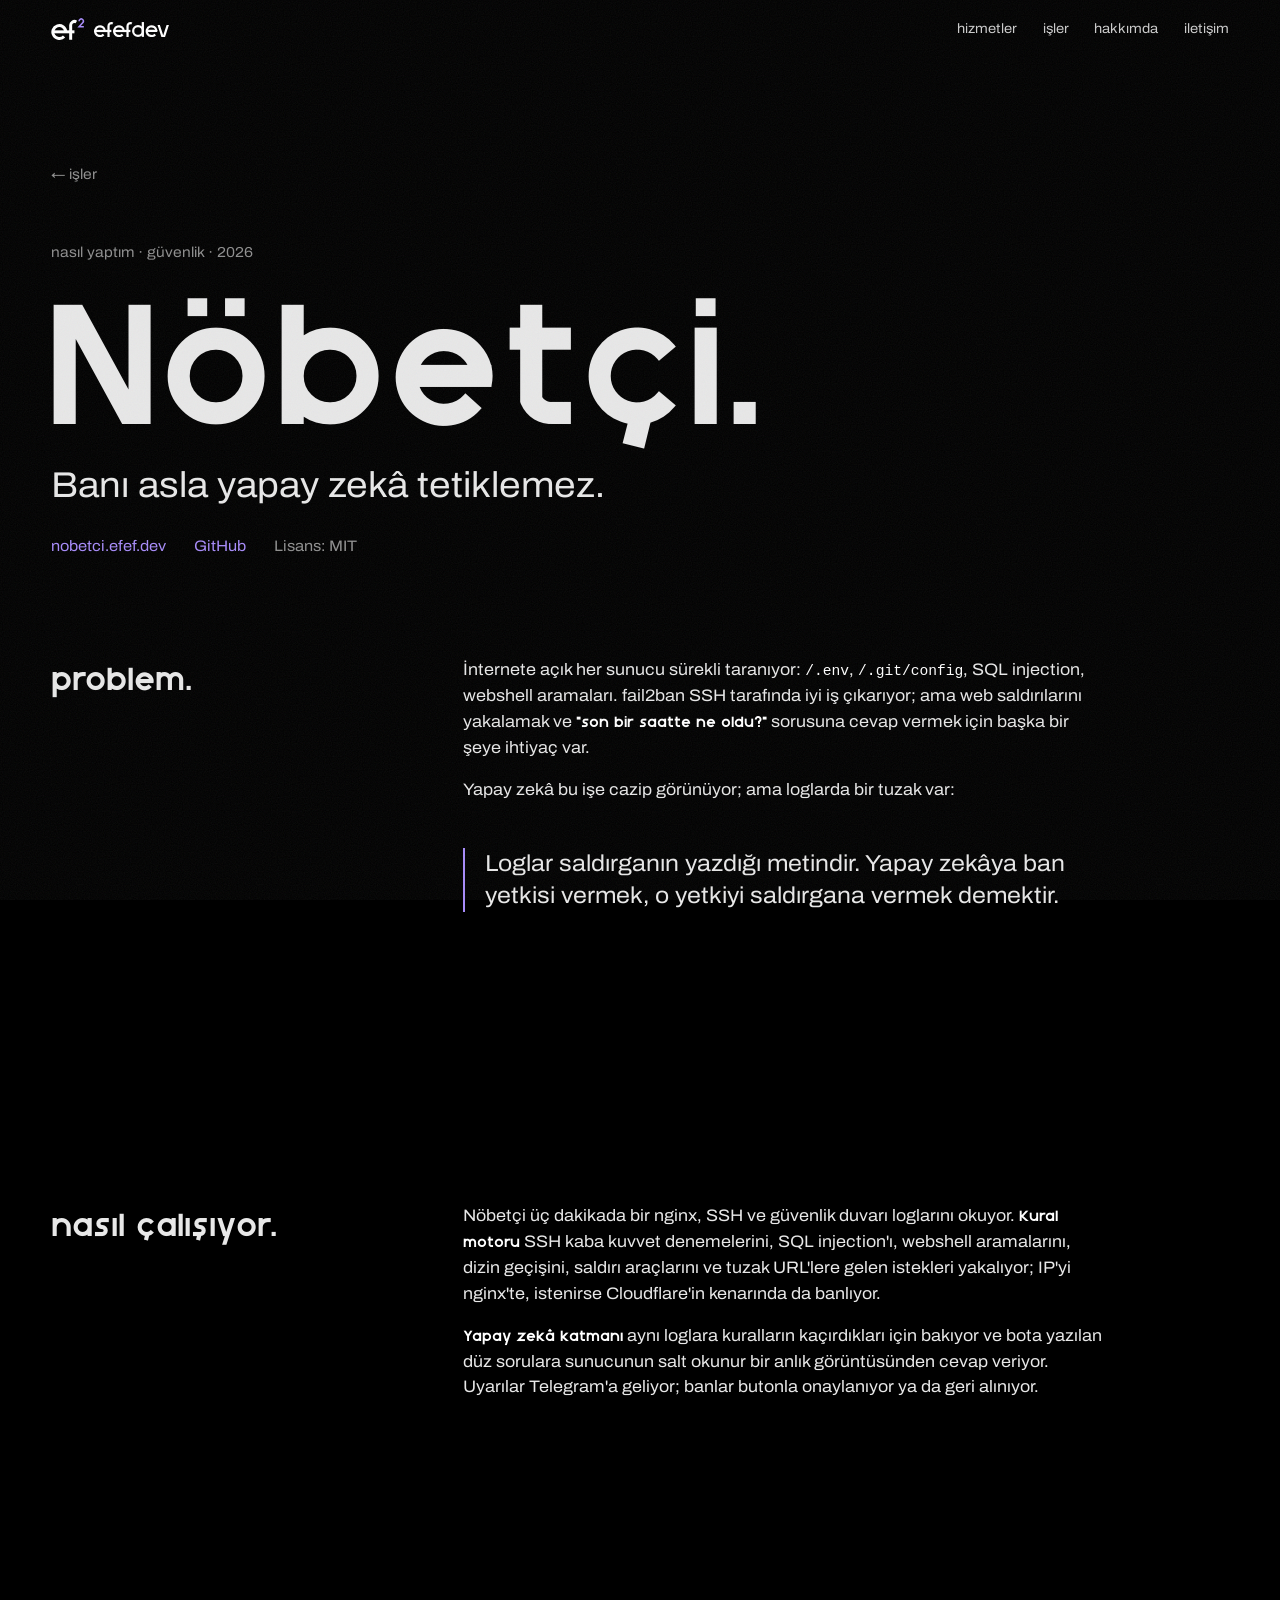
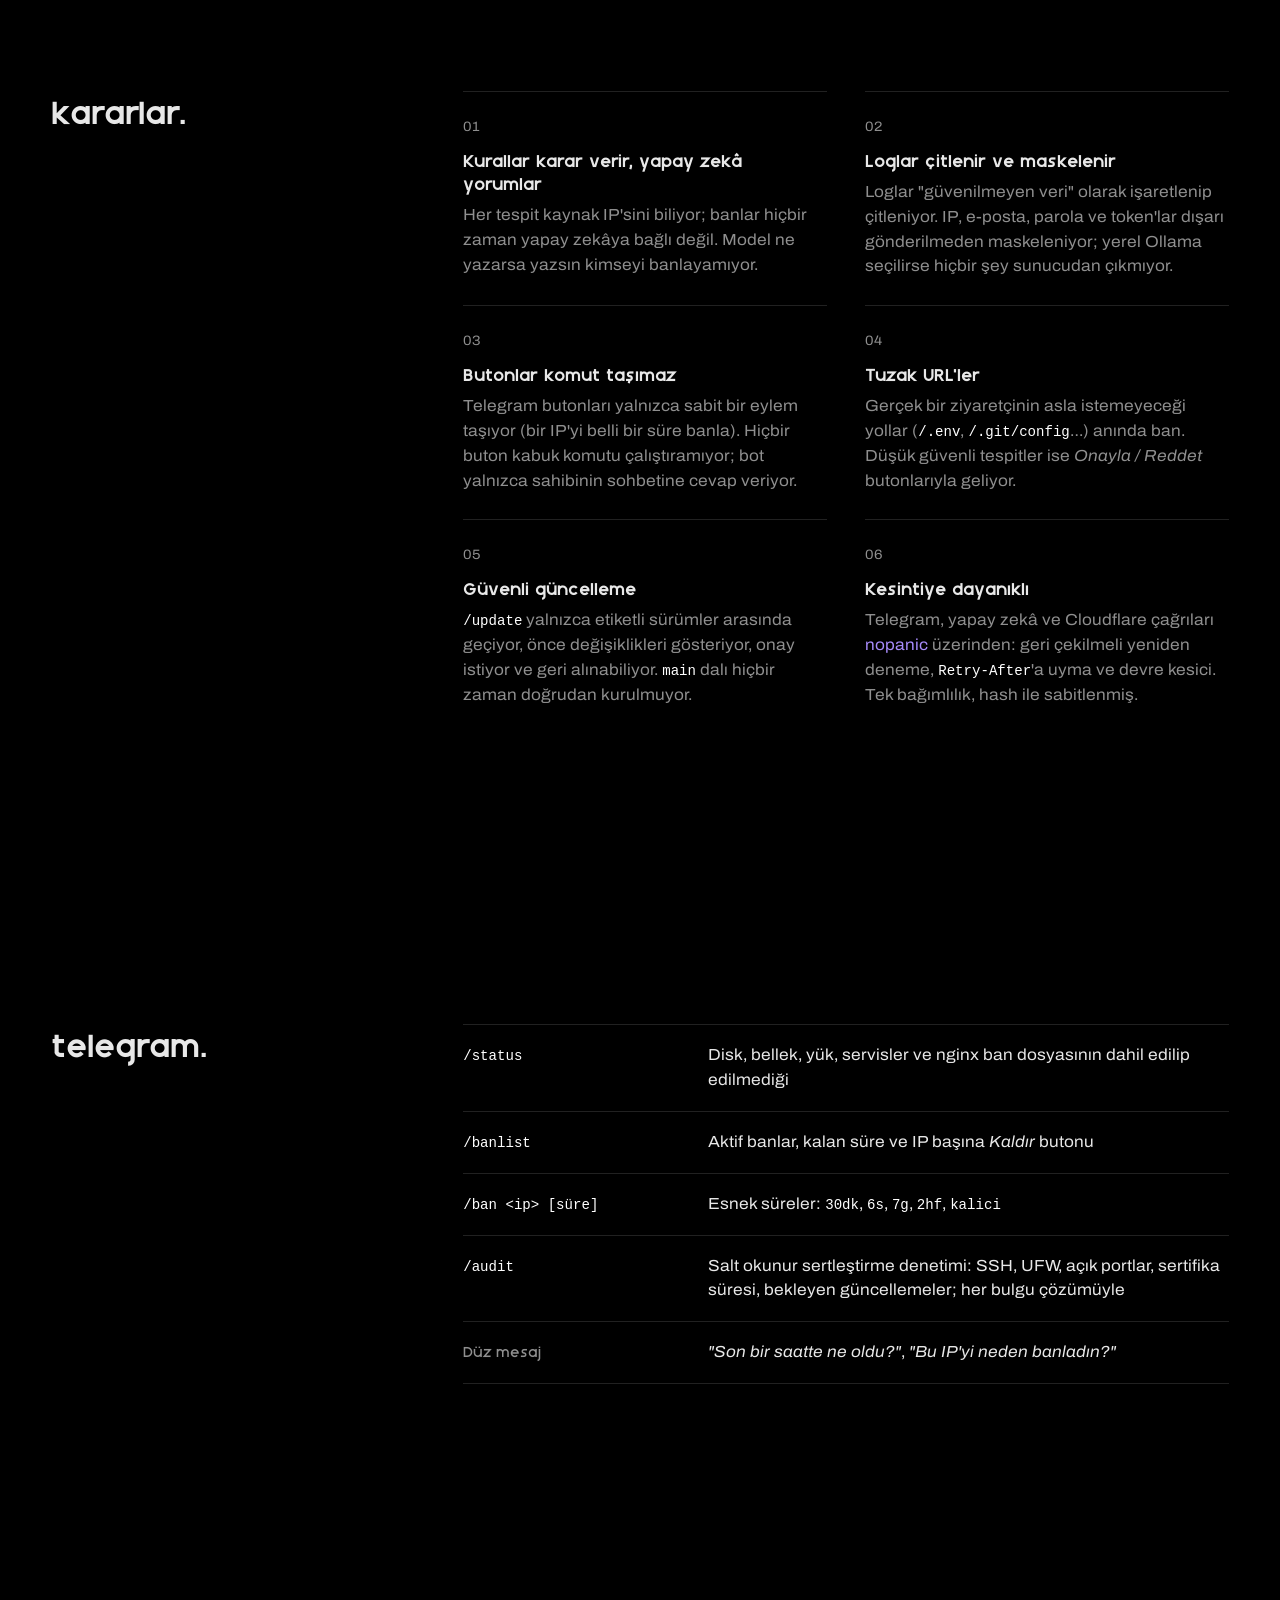
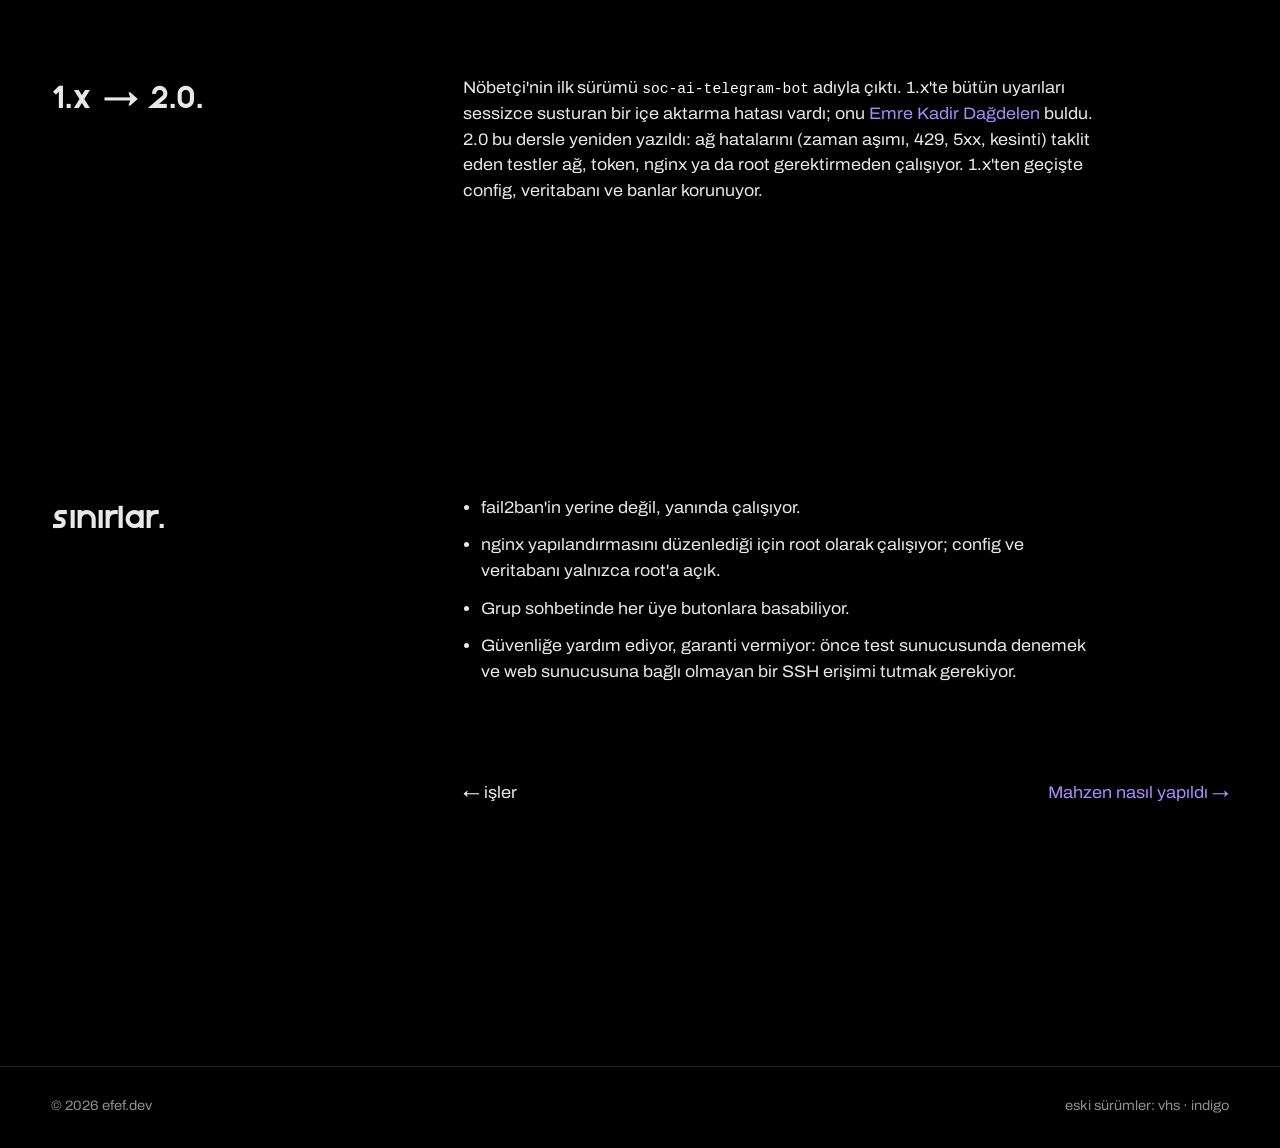
<file: projeler/nobetci/index.html>
<!doctype html>
<html lang="tr">
<head>
  <meta charset="utf-8" />
  <meta name="viewport" content="width=device-width, initial-scale=1, viewport-fit=cover" />
  <title>Nöbetçi nasıl yapıldı — efef.dev</title>
  <meta name="description" content="Nöbetçi: nginx çalışan Linux sunucular için Telegram'dan yönetilen nöbetçi. Kural motoru banlar, yapay zekâ yalnızca inceler — tasarım kararları ve sınırları." />
  <meta property="og:type" content="article" />
  <meta property="og:title" content="Nöbetçi nasıl yapıldı — efef.dev" />
  <meta property="og:description" content="Banı asla yapay zekâ tetiklemez. Saldırganın yazdığı loglarla çalışan bir güvenlik aracının tasarım kararları." />
  <meta property="og:url" content="https://efef.dev/projeler/nobetci/" />
  <meta property="og:image" content="https://efef.dev/img/og-efefdev-nobetci.jpg" />
  <meta property="og:image:width" content="1200" />
  <meta property="og:image:height" content="630" />
  <meta name="twitter:card" content="summary_large_image" />
  <meta name="theme-color" content="#000000" />
  <link rel="canonical" href="https://efef.dev/projeler/nobetci/" />
  <link rel="icon" href="/img/logo/ef-32.png?v=1" sizes="32x32" />
  <link rel="icon" href="/img/logo/ef.svg?v=1" type="image/svg+xml" />
  <link rel="apple-touch-icon" href="/img/logo/ef2-180.png?v=1" />
  <link rel="preconnect" href="https://fonts.googleapis.com" />
  <link rel="preconnect" href="https://fonts.gstatic.com" crossorigin />
  <link href="https://fonts.googleapis.com/css2?family=Archivo:wdth,wght@100..125,400..700&display=swap" rel="stylesheet" />
  <link rel="stylesheet" href="/site.css?v=9afd2321" />
  <link rel="stylesheet" href="/ef-yazi.css?v=2" />
</head>
<body class="case-page">
  <a class="skip" href="#icerik">İçeriğe geç</a>

  <nav class="nav" aria-label="Bölümler">
    <a class="nav-logo" href="/" aria-label="efefdev"><svg class="mark" viewBox="16 20 214 140" aria-hidden="true"><g fill="none" stroke="currentColor" stroke-width="19"><path d="M108.5 108A41 41 0 1 0 98 137"/><path d="M27 108H164"/><path d="M140 158V66A24 24 0 0 1 176 45"/></g><path transform="translate(190 24) scale(1.25)" d="M3 13A11 11 0 1 1 21 21L3 41H27" fill="none" stroke="#a78bfa" stroke-width="8"/></svg><svg class="yazi" viewBox="17 32 634 127" aria-hidden="true"><defs><clipPath id="yazi-v"><rect x="523" y="57.5" width="160" height="101"/></clipPath><clipPath id="yazi-e"><circle cx="504.5" cy="108" r="50.5"/></clipPath></defs><g fill="none" stroke="currentColor" stroke-width="19"><path d="M27 108H164"/><path d="M108.5 108A41 41 0 1 0 98 137"/><path d="M140 158V66A24 24 0 0 1 176 45"/><path d="M188 108H325"/><path d="M269.5 108A41 41 0 1 0 259 137"/><path d="M301 158V66A24 24 0 0 1 337 45"/><path d="M430.5 108A41 41 0 1 0 348.5 108A41 41 0 1 0 430.5 108"/><path d="M430.5 32.5V158"/><path d="M464 108H555" clip-path="url(#yazi-e)"/><path d="M545.5 108A41 41 0 1 0 535 137"/><path d="M559 40L603 176L647 40" stroke-miterlimit="10" clip-path="url(#yazi-v)"/></g></svg></a>
    <span class="nav-note" id="note" hidden></span>
    <ul>
      <li><a href="/#hizmetler">hizmetler</a></li>
      <li><a href="/#isler">işler</a></li>
      <li><a href="/#hakkimda">hakkımda</a></li>
      <li><a href="/#iletisim">iletişim</a></li>
    </ul>
  </nav>

  <header class="case-hero">
    <a class="back" href="/#isler">← işler</a>
    <p class="eyebrow">nasıl yaptım · güvenlik · 2026</p>
    <h1>Nöbetçi.</h1>
    <p class="hook">Banı asla yapay zekâ tetiklemez.</p>
    <div class="case-meta"><a href="https://nobetci.efef.dev" target="_blank" rel="noopener noreferrer">nobetci.efef.dev</a>
        <a href="https://github.com/efefdev/nobetci" target="_blank" rel="noopener noreferrer">GitHub</a>
        <span>Lisans: MIT</span></div>
  </header>

  <main id="icerik">
    <section class="sec case-sec">
      <h2 class="case-h">problem.</h2>
      <div class="case-body prose">
        <p>İnternete açık her sunucu sürekli taranıyor: <code>/.env</code>, <code>/.git/config</code>, SQL injection, webshell aramaları. fail2ban SSH tarafında iyi iş çıkarıyor; ama web saldırılarını yakalamak ve <strong>"son bir saatte ne oldu?"</strong> sorusuna cevap vermek için başka bir şeye ihtiyaç var.</p>
        <p>Yapay zekâ bu işe cazip görünüyor; ama loglarda bir tuzak var:</p>
        <p class="quote">Loglar saldırganın yazdığı metindir. Yapay zekâya ban yetkisi vermek, o yetkiyi saldırgana vermek demektir.</p>
      </div>
    </section>

    <section class="sec case-sec">
      <h2 class="case-h">nasıl çalışıyor.</h2>
      <div class="case-body prose">
        <p>Nöbetçi üç dakikada bir nginx, SSH ve güvenlik duvarı loglarını okuyor. <strong>Kural motoru</strong> SSH kaba kuvvet denemelerini, SQL injection'ı, webshell aramalarını, dizin geçişini, saldırı araçlarını ve tuzak URL'lere gelen istekleri yakalıyor; IP'yi nginx'te, istenirse Cloudflare'in kenarında da banlıyor.</p>
        <p><strong>Yapay zekâ katmanı</strong> aynı loglara kuralların kaçırdıkları için bakıyor ve bota yazılan düz sorulara sunucunun salt okunur bir anlık görüntüsünden cevap veriyor. Uyarılar Telegram'a geliyor; banlar butonla onaylanıyor ya da geri alınıyor.</p>
      </div>
    </section>

    <section class="sec case-sec">
      <h2 class="case-h">kararlar.</h2>
      <div class="case-body">
        <div class="decisions">
          <div class="decision rv"><span class="n">01</span><h3>Kurallar karar verir, yapay zekâ yorumlar</h3><p>Her tespit kaynak IP'sini biliyor; banlar hiçbir zaman yapay zekâya bağlı değil. Model ne yazarsa yazsın kimseyi banlayamıyor.</p></div>
          <div class="decision rv"><span class="n">02</span><h3>Loglar çitlenir ve maskelenir</h3><p>Loglar "güvenilmeyen veri" olarak işaretlenip çitleniyor. IP, e-posta, parola ve token'lar dışarı gönderilmeden maskeleniyor; yerel Ollama seçilirse hiçbir şey sunucudan çıkmıyor.</p></div>
          <div class="decision rv"><span class="n">03</span><h3>Butonlar komut taşımaz</h3><p>Telegram butonları yalnızca sabit bir eylem taşıyor (bir IP'yi belli bir süre banla). Hiçbir buton kabuk komutu çalıştıramıyor; bot yalnızca sahibinin sohbetine cevap veriyor.</p></div>
          <div class="decision rv"><span class="n">04</span><h3>Tuzak URL'ler</h3><p>Gerçek bir ziyaretçinin asla istemeyeceği yollar (<code>/.env</code>, <code>/.git/config</code>…) anında ban. Düşük güvenli tespitler ise <em>Onayla / Reddet</em> butonlarıyla geliyor.</p></div>
          <div class="decision rv"><span class="n">05</span><h3>Güvenli güncelleme</h3><p><code>/update</code> yalnızca etiketli sürümler arasında geçiyor, önce değişiklikleri gösteriyor, onay istiyor ve geri alınabiliyor. <code>main</code> dalı hiçbir zaman doğrudan kurulmuyor.</p></div>
          <div class="decision rv"><span class="n">06</span><h3>Kesintiye dayanıklı</h3><p>Telegram, yapay zekâ ve Cloudflare çağrıları <a class="more" href="https://github.com/dagdelenemre/nopanic" target="_blank" rel="noopener noreferrer">nopanic</a> üzerinden: geri çekilmeli yeniden deneme, <code>Retry-After</code>'a uyma ve devre kesici. Tek bağımlılık, hash ile sabitlenmiş.</p></div>
        </div>
      </div>
    </section>

    <section class="sec case-sec">
      <h2 class="case-h">telegram.</h2>
      <div class="case-body">
        <table class="spec">
          <tr><th><code>/status</code></th><td>Disk, bellek, yük, servisler ve nginx ban dosyasının dahil edilip edilmediği</td></tr>
          <tr><th><code>/banlist</code></th><td>Aktif banlar, kalan süre ve IP başına <em>Kaldır</em> butonu</td></tr>
          <tr><th><code>/ban &lt;ip&gt; [süre]</code></th><td>Esnek süreler: <code>30dk</code>, <code>6s</code>, <code>7g</code>, <code>2hf</code>, <code>kalici</code></td></tr>
          <tr><th><code>/audit</code></th><td>Salt okunur sertleştirme denetimi: SSH, UFW, açık portlar, sertifika süresi, bekleyen güncellemeler; her bulgu çözümüyle</td></tr>
          <tr><th>Düz mesaj</th><td><em>"Son bir saatte ne oldu?"</em>, <em>"Bu IP'yi neden banladın?"</em></td></tr>
        </table>
      </div>
    </section>

    <section class="sec case-sec">
      <h2 class="case-h">1.x → 2.0.</h2>
      <div class="case-body prose">
        <p>Nöbetçi'nin ilk sürümü <code>soc-ai-telegram-bot</code> adıyla çıktı. 1.x'te bütün uyarıları sessizce susturan bir içe aktarma hatası vardı; onu <a class="more" href="https://github.com/dagdelenemre" target="_blank" rel="noopener noreferrer">Emre Kadir Dağdelen</a> buldu. 2.0 bu dersle yeniden yazıldı: ağ hatalarını (zaman aşımı, 429, 5xx, kesinti) taklit eden testler ağ, token, nginx ya da root gerektirmeden çalışıyor. 1.x'ten geçişte config, veritabanı ve banlar korunuyor.</p>
      </div>
    </section>

    <section class="sec case-sec">
      <h2 class="case-h">sınırlar.</h2>
      <div class="case-body prose">
        <ul>
          <li>fail2ban'in yerine değil, yanında çalışıyor.</li>
          <li>nginx yapılandırmasını düzenlediği için root olarak çalışıyor; config ve veritabanı yalnızca root'a açık.</li>
          <li>Grup sohbetinde her üye butonlara basabiliyor.</li>
          <li>Güvenliğe yardım ediyor, garanti vermiyor: önce test sunucusunda denemek ve web sunucusuna bağlı olmayan bir SSH erişimi tutmak gerekiyor.</li>
        </ul>
      </div>
      <div class="next">
        <a href="/#isler">← işler</a>
        <a class="next-case" href="/projeler/mahzen/">Mahzen nasıl yapıldı →</a>
      </div>
    </section>
  </main>

  <footer class="foot">
    <span>© 2026 efef.dev</span>
    <span>eski sürümler: <a href="/v3/">vhs</a> · <a href="/v2/">indigo</a></span>
  </footer>

  <div class="toast" id="toast" role="status" aria-live="polite" hidden></div>
  <script src="/site.js?v=0954f9c0"></script>
</body>
</html>
</file>
<file: site.css>
/* efef.dev — siyah-beyaz portre, dev geniş yazı, köşelerde küçük metin; tek vurgu mor. */
:root {
  --bg: #000;
  --ink: #e8e8e8;
  --muted: #8f8f8f;
  --line: rgba(232, 232, 232, 0.14);
  --accent: #a78bfa;
  --wide: "Archivo", "Arial Black", sans-serif;
  --pad: clamp(16px, 4vw, 56px);
  color-scheme: dark;
}

* { box-sizing: border-box; margin: 0; padding: 0; }
html { scroll-behavior: smooth; }
body { background: var(--bg); color: var(--ink); font-family: var(--wide); font-stretch: 108%; font-size: clamp(1rem, 1.1vw, 1.125rem); line-height: 1.55; -webkit-font-smoothing: antialiased; overflow-x: hidden; }
a { color: inherit; text-decoration: none; }
img, video { display: block; max-width: 100%; height: auto; }
:focus-visible { outline: 2px solid var(--accent); outline-offset: 4px; }
::selection { background: var(--accent); color: #000; }
.skip { position: fixed; left: 16px; top: -60px; z-index: 100; padding: 10px 16px; background: var(--ink); color: #000; }
.skip:focus { top: 16px; }

/* ince film greni: fotoğraftaki dokuyu bütün sayfaya yayar */
body::after { content: ""; position: fixed; inset: 0; z-index: 90; pointer-events: none; opacity: 0.07;
  background-image: url("data:image/svg+xml,%3Csvg xmlns='http://www.w3.org/2000/svg' width='180' height='180'%3E%3Cfilter id='n'%3E%3CfeTurbulence type='fractalNoise' baseFrequency='.85' numOctaves='2' stitchTiles='stitch'/%3E%3C/filter%3E%3Crect width='180' height='180' filter='url(%23n)'/%3E%3C/svg%3E"); }

/* ---------- üst menü ---------- */
.nav { position: fixed; z-index: 50; inset: 0 0 auto; display: flex; align-items: center; gap: 18px; padding: 18px var(--pad); color: #fff; font-size: 0.85rem; background: rgba(0, 0, 0, 0.78); -webkit-backdrop-filter: blur(10px); backdrop-filter: blur(10px); }
.nav-logo { font-weight: 700; font-stretch: 125%; letter-spacing: -0.02em; }
.nav-note { color: #fff; opacity: 0.7; font-size: 0.78rem; }
.nav ul { display: flex; gap: clamp(12px, 2vw, 28px); margin-left: auto; list-style: none; }
.nav ul a { opacity: 0.8; transition: opacity 0.2s; }
.nav ul a:hover { opacity: 1; }
/* telefonda yalnız logo var: menü sabit kalmasın, sayfayla birlikte kaysın; arkasında bant olmasın */
@media (max-width: 640px) { .nav { position: absolute; background: none; -webkit-backdrop-filter: none; backdrop-filter: none; } .nav ul { display: none; } }

/* ---------- giriş: yazı başın arkasından geçer (portre · yazı · başın saydam kopyası) ---------- */
.hero { position: relative; min-height: 100svh; overflow: hidden; --s: min(100svh, 100vw); --top: 0px; }
.stage { position: absolute; top: var(--top); left: 50%; width: var(--s); height: var(--s); transform: translateX(-50%); }
.ph { position: absolute; inset: 0; width: 100%; height: 100%; object-fit: cover; user-select: none; -webkit-user-drag: none; }
.word { position: absolute; z-index: 1; left: 50%; top: calc(var(--s) * 0.035); transform: translateX(-50%); width: 94vw; text-align: center;
  font-weight: 600; font-stretch: 125%; font-size: min(19.5vw, calc(var(--s) * 0.36)); line-height: 1; letter-spacing: -0.045em; color: var(--ink); white-space: nowrap; }
.ph-top { z-index: 2; pointer-events: none; }
.hero-sub, .hero-url { position: absolute; z-index: 3; bottom: clamp(22px, 5vh, 56px); font-size: clamp(1.05rem, 1.9vw, 1.6rem); line-height: 1.3; }
.hero-sub { left: var(--pad); }
.hero-url { right: var(--pad); color: var(--accent); }
.hero-url:hover { text-decoration: underline; text-underline-offset: 6px; }
/* telefonda giriş tüm ekranı kaplasın: portre ekrandan geniş (kenarlar zaten siyah), altındaki bölüm görünmesin */
@media (max-aspect-ratio: 4/5) {
  .hero { --top: 56px; --s: min(155vw, calc(100svh - 150px)); min-height: 100svh; }
  .hero-sub, .hero-url { bottom: 32px; }
}

/* ---------- bölümler ---------- */
.sec { padding: clamp(80px, 14vh, 160px) var(--pad) 0; }
.sec-title { font-weight: 600; font-stretch: 125%; font-size: clamp(2.6rem, 9vw, 8.5rem); line-height: 0.95; letter-spacing: -0.045em; margin-bottom: clamp(36px, 6vh, 72px); }

.services { list-style: none; border-top: 1px solid var(--line); }
.services li { display: grid; grid-template-columns: 4rem 1fr 1fr; gap: 24px; align-items: baseline; padding: clamp(22px, 4vh, 40px) 0; border-bottom: 1px solid var(--line); }
.services .no { color: var(--muted); font-size: 0.85rem; }
.services h3 { font-weight: 600; font-stretch: 125%; font-size: clamp(1.6rem, 4vw, 3.4rem); letter-spacing: -0.04em; line-height: 1; }
.services p { color: var(--muted); max-width: 42ch; }
@media (max-width: 760px) { .services li { grid-template-columns: 2.6rem 1fr; } .services p { grid-column: 2; } }

.group { margin: clamp(48px, 8vh, 96px) 0 20px; font-weight: 500; font-size: 0.85rem; color: var(--muted); display: flex; align-items: center; gap: 16px; }
.group::after { content: ""; flex: 1; height: 1px; background: var(--line); }
.group:first-of-type { margin-top: 0; }

.works { display: grid; grid-template-columns: repeat(auto-fit, minmax(min(100%, 340px), 1fr)); gap: clamp(16px, 2vw, 28px); }
.work img, .reel video, .frames img { filter: grayscale(1) contrast(1.05); transition: filter 0.5s ease; background: #0c0c0c; }
.work:hover img, .work:focus-visible img, .reel:hover video, .frames img:hover { filter: none; }
.work img { aspect-ratio: 16 / 10; object-fit: cover; object-position: top; border: 1px solid var(--line); }
.work-meta { display: flex; flex-wrap: wrap; justify-content: space-between; gap: 6px 16px; padding-top: 12px; font-size: 0.9rem; }
.work-meta b { font-weight: 600; }
.work-meta span { color: var(--muted); }
.work-meta a { color: var(--accent); }


.post + .post { margin-top: clamp(32px, 5vw, 56px); }
.slides { display: grid; grid-auto-flow: column; grid-auto-columns: clamp(220px, 22vw, 320px); gap: clamp(8px, 1vw, 14px); overflow-x: auto; scroll-snap-type: x mandatory; overscroll-behavior-x: contain; scrollbar-width: thin; scrollbar-color: #333 transparent; padding-bottom: 6px; }
.slides img { cursor: zoom-in; width: 100%; aspect-ratio: 4 / 5; object-fit: cover; scroll-snap-align: start; filter: grayscale(1) contrast(1.05); transition: filter 0.5s ease; background: #0c0c0c; }
.slides img:hover, .slides img:focus-visible { filter: none; }
.slides img:focus-visible { outline: 1px solid var(--accent); outline-offset: -1px; }
@media (max-width: 760px) { .slides { grid-auto-columns: 72vw; } }

/* büyütülmüş gönderi: kareler yine yana kayar */
.lb { width: 100vw; height: 100svh; max-width: none; max-height: none; margin: 0; padding: 0; border: 0; background: rgba(0, 0, 0, 0.97); color: var(--ink); overflow: hidden; }
.lb::backdrop { background: rgba(0, 0, 0, 0.6); }
.lb-track { display: flex; height: 100%; overflow-x: auto; scroll-snap-type: x mandatory; scrollbar-width: none; overscroll-behavior: contain; }
.lb-track::-webkit-scrollbar { display: none; }
.lb-track figure { flex: 0 0 100%; display: grid; place-items: center; padding: 64px var(--pad); scroll-snap-align: center; scroll-snap-stop: always; }
.lb-track img { max-width: 100%; max-height: calc(100svh - 128px); width: auto; height: auto; aspect-ratio: 4 / 5; object-fit: contain; background: #0c0c0c; }
.lb button { position: absolute; z-index: 2; background: none; border: 0; color: var(--ink); font: 500 0.9rem/1 var(--wide); cursor: pointer; padding: 14px; }
.lb button:hover, .lb button:focus-visible { color: var(--accent); }
.lb-x { top: 8px; right: calc(var(--pad) - 14px); }
.lb-prev, .lb-next { top: 50%; transform: translateY(-50%); font-size: 1.6rem !important; }
.lb-prev { left: calc(var(--pad) - 14px); }
.lb-next { right: calc(var(--pad) - 14px); }
.lb-prev:disabled, .lb-next:disabled { opacity: 0.2; cursor: default; color: var(--ink); }
.lb-n { position: absolute; left: 50%; bottom: 22px; transform: translateX(-50%); font-size: 0.85rem; color: var(--muted); font-variant-numeric: tabular-nums; }
@media (hover: none) { .lb-prev, .lb-next { display: none; } }

.reel video { width: 100%; aspect-ratio: 16 / 9; object-fit: cover; }
.frames { display: grid; grid-template-columns: repeat(4, 1fr); gap: clamp(8px, 1vw, 14px); }
.frames img { aspect-ratio: 760 / 406; object-fit: cover; }
@media (max-width: 760px) { .frames { grid-template-columns: repeat(2, 1fr); } }

.about-text { display: grid; gap: 1em; max-width: 60ch; font-size: clamp(1.15rem, 1.9vw, 1.6rem); line-height: 1.45; }
.about-text .tools { font-size: 0.6em; color: var(--muted); margin-top: 0.6em; }

.contact { padding-bottom: clamp(60px, 10vh, 120px); }
.mail { display: inline-block; font-weight: 600; font-stretch: 125%; font-size: clamp(1.8rem, 6.4vw, 6rem); letter-spacing: -0.045em; line-height: 1; color: var(--accent); border-bottom: 2px solid transparent; transition: border-color 0.2s; }
.mail:hover { border-color: currentColor; }
.links { display: flex; flex-wrap: wrap; gap: 12px 28px; list-style: none; margin-top: clamp(28px, 5vh, 48px); color: var(--muted); }
.links a:hover { color: var(--ink); }

.foot { display: flex; flex-wrap: wrap; justify-content: space-between; gap: 10px 24px; padding: 28px var(--pad) 32px; border-top: 1px solid var(--line); color: var(--muted); font-size: 0.85rem; }
.foot a:hover { color: var(--ink); }

/* ---------- "nasıl yaptım" sayfaları ---------- */
.case-hero { padding: clamp(110px, 18vh, 200px) var(--pad) 0; }
.case-hero .back, .case-hero .eyebrow { color: var(--muted); font-size: 0.9rem; }
.case-hero .back:hover { color: var(--ink); }
.case-hero .eyebrow { margin-top: clamp(28px, 6vh, 56px); }
.case-hero h1 { font-weight: 600; font-stretch: 125%; font-size: clamp(3.4rem, 15vw, 14rem); line-height: 0.9; letter-spacing: -0.055em; margin: 10px 0 18px -0.03em; }
.case-hero .hook { font-size: clamp(1.3rem, 2.8vw, 2.4rem); line-height: 1.2; max-width: 30ch; }
.case-meta { display: flex; flex-wrap: wrap; gap: 10px 28px; margin-top: 28px; color: var(--muted); font-size: 0.95rem; }
.case-meta a { color: var(--accent); }
.case-meta a:hover { text-decoration: underline; text-underline-offset: 5px; }
.case-sec { display: grid; grid-template-columns: minmax(0, 1fr) minmax(0, 2.2fr); gap: 24px clamp(24px, 5vw, 80px); padding-top: clamp(64px, 11vh, 120px); }
.case-sec > * { grid-column: 2; }
.case-h { grid-column: 1 !important; grid-row: 1 / span 9; font-weight: 600; font-stretch: 125%; font-size: clamp(1.5rem, 2.8vw, 2.6rem); letter-spacing: -0.04em; line-height: 1; padding-top: 4px; }
@media (max-width: 760px) { .case-sec { grid-template-columns: 1fr; } .case-sec > *, .case-h { grid-column: 1 !important; grid-row: auto; } }
.prose { display: grid; gap: 1em; max-width: 64ch; font-size: clamp(1rem, 1.3vw, 1.2rem); }
.prose strong { font-weight: 600; color: #fff; }
.prose ul { display: grid; gap: 0.7em; padding-left: 1.1em; }
.prose code, .decision code, .spec code { font-family: ui-monospace, SFMono-Regular, Menlo, monospace; font-size: 0.88em; color: #fff; }
.case-body a, .prose a { color: var(--accent); }
.quote { margin-top: 28px; padding-left: 20px; border-left: 2px solid var(--accent); font-size: clamp(1.1rem, 1.8vw, 1.5rem); line-height: 1.4; max-width: 46ch; }
.spec { width: 100%; border-collapse: collapse; }
.spec th, .spec td { text-align: left; vertical-align: top; padding: 18px 0; border-top: 1px solid var(--line); }
.spec tr:last-child th, .spec tr:last-child td { border-bottom: 1px solid var(--line); }
.spec th { width: 32%; padding-right: 24px; font-weight: 500; color: var(--muted); }
.spec strong { font-weight: 600; }
@media (max-width: 560px) { .spec th, .spec td { display: block; width: auto; } .spec td { border-top: 0; padding-top: 0; } }
.decisions { display: grid; grid-template-columns: repeat(auto-fit, minmax(min(100%, 280px), 1fr)); gap: 0 clamp(20px, 3vw, 40px); }
.decision { padding: 22px 0 26px; border-top: 1px solid var(--line); }
.decision .n { color: var(--muted); font-size: 0.85rem; }
.decision h3 { margin: 10px 0 8px; font-weight: 600; font-stretch: 115%; font-size: 1.2rem; letter-spacing: -0.02em; line-height: 1.2; }
.decision p { color: var(--muted); }
.shots { display: grid; grid-template-columns: repeat(auto-fit, minmax(min(100%, 320px), 1fr)); gap: clamp(16px, 2vw, 28px); }
.shots img { border: 1px solid var(--line); filter: grayscale(1); transition: filter 0.5s ease; }
.shots figure:hover img { filter: none; }
.shots figcaption { padding-top: 10px; color: var(--muted); font-size: 0.9rem; }
.next { display: flex; flex-wrap: wrap; justify-content: space-between; gap: 16px; margin-top: clamp(48px, 8vh, 88px); font-size: 1.05rem; }
.next a { border-bottom: 1px solid transparent; transition: border-color 0.2s; }
.next a:hover { border-color: currentColor; }
.next-case { color: var(--accent); }
.case-page main { padding-bottom: clamp(60px, 10vh, 120px); }

/* belirme: içerik hiçbir zaman görünmez olmaz, yalnızca hafifçe yerine oturur */
.rv { transform: translateY(14px); transition: transform 0.7s cubic-bezier(0.2, 0.8, 0.2, 1); }
.rv.in { transform: none; }

.toast { position: fixed; z-index: 95; left: 50%; bottom: 24px; transform: translateX(-50%); padding: 12px 18px; background: var(--ink); color: #000; font-size: 0.9rem; font-weight: 500; white-space: nowrap; transition: opacity 0.4s; }
.toast.out { opacity: 0; }

@media (prefers-reduced-motion: reduce) {
  html { scroll-behavior: auto; }
  .rv { transform: none; transition: none; }
  .work img, .reel video, .frames img, .slides img { transition: none; }
}

/* ef² işareti menüde yazının solunda (logo/kilavuz.jpg) */
.nav-logo { display: inline-flex; align-items: center; gap: 9px; }
.nav-logo .mark { width: 34px; height: 22px; flex: none; }
/* menüdeki yazı: ef² işaretiyle aynı çizgilerle çizilmiş "efefdev" (ef2-animasyon.js ile aynı yollar) */
.nav-logo .yazi { height: 15px; width: 74.9px; flex: none; }

/* girişteki büyük yazı da aynı çizgilerle (en fazla Archivo'daki genişlik, 4.137em) */
/* üstü menünün altında başlar; tabanı başın saydam kopyasının bittiği yerin (portrenin %40'ı) üstünde kalır,
   yoksa harfler yüzün önüne geçer. Basık ekranda bu aralığa sığacak kadar küçülür (5.03 = genişlik/yükseklik ÷ taban oranı). */
.word-svg { --ust: max(0.1em, calc(66px - var(--s) * 0.035)); display: block; height: auto; margin: var(--ust) auto 0; overflow: visible;
  width: min(4.137em, calc((var(--s) * 0.355 - var(--ust)) * 5.03)); }
@media (max-width: 640px) { .word-svg { --ust: 0.1em; } }   /* telefonda menü sabit değil, giriş zaten 56px aşağıda */
.gizli { position: absolute; width: 1px; height: 1px; overflow: hidden; clip: rect(0 0 0 0); white-space: nowrap; }

/* ilk giriş: ef² → efefdev, sonra yazı portrenin arkasındaki yerine iner (giris.js). Sayfa çizilmeden siyah örtü gelir. */
html.giris::before { content: ""; position: fixed; inset: 0; z-index: 80; background: #000; }
html.giris-oynuyor .word { visibility: hidden; }
#giris { position: fixed; inset: 0; z-index: 80; pointer-events: none; }
#giris .ortu { position: absolute; inset: 0; background: #000; }
#giris svg, #giris img { position: absolute; left: 0; top: 0; transform-origin: 0 0; }
#giris img { max-width: none; object-fit: cover; }   /* başın kopyası telefonda ekrandan geniş (155vw): genel img kuralı sıkıştırmasın */

/* ---------- ışık sahnesi (isik.js, yalnız telefonda): portre, yazı ve baş kesiti tek tuvalde ---------- */
.isik-sahne { position: absolute; inset: 0; z-index: 2; width: 100%; height: 100%; pointer-events: none; }
html.isik .hero .ph, html.isik .hero .word { visibility: hidden; }
.isik-ipucu { position: absolute; z-index: 3; left: var(--pad); bottom: 104px; display: flex; align-items: center; gap: 10px; font-size: 0.75rem; color: var(--muted); white-space: nowrap; }
.isik-ipucu .nokta { width: 7px; height: 7px; border-radius: 50%; background: #fff; box-shadow: 0 0 12px 4px rgba(255, 244, 230, 0.5); animation: nabiz 2.4s ease-in-out infinite; }
@keyframes nabiz { 50% { opacity: 0.35; } }
@media (max-width: 640px) {
  /* telefonda baş ekranı kaplar: yazı başın arkasında kaybolmasın, göğsün önüne iner */
  .word { top: calc(var(--s) * 0.8 - 92vw * 0.2003); width: 92vw; }
  .word-svg { width: 92vw; margin: 0 auto; }
}

/* ef çizgi başlıklar (ekler.js): yazı karakteri ef² geometrisinden; bölüme gelince harf harf çizilir */
.sec-title.baslik { line-height: 0; }
.sec-title.baslik svg { display: block; height: clamp(46px, 9vw, 120px); width: auto; max-width: 100%; overflow: visible; }
.sec-title.baslik svg path { stroke-dasharray: 1 2; stroke-dashoffset: 1; transition: stroke-dashoffset 0.45s cubic-bezier(0.5, 0, 0.3, 1); }
.sec-title.baslik.yazildi svg path { stroke-dashoffset: 0; }

/* işler (ekler.js): kartın üzerine gelince site kendini gezer */
.work.gezer img { object-position: 50% 0; transition: filter 0.5s ease, object-position 1.1s cubic-bezier(0.6, 0, 0.2, 1); }
.work.gezer:hover img, .work.gezer:focus-visible img, .work.gezer.gez img { object-position: 50% 100%; transition: filter 0.5s ease, object-position var(--gez, 8s) cubic-bezier(0.45, 0, 0.55, 1) 0.25s; }
.work.gezer.gez img { filter: none; }
@media (prefers-reduced-motion: reduce) {
  .sec-title.baslik svg path { transition: none; stroke-dashoffset: 0; }
  .work.gezer img { transition: filter 0.5s ease; }
}
</file>
<file: ef-yazi.css>
/* deneme: kalın yazılar ef çizgi (font/), düz metin Archivo'da kalır (ince ef çizgi küçük boyda zor okunuyor).
   Bizim Regular Archivo'nunkinden kalın olduğu için ağırlıklar bir basamak aşağı eşlenir: 500 → Regular,
   600 → Medium, 700 → Bold. Geri almak için bu dosyayı kaldır. */
@font-face { font-family: "ef cizgi"; font-weight: 500; font-display: swap; src: url("/font/web/efcizgi-regular.woff2") format("woff2"); }
@font-face { font-family: "ef cizgi"; font-weight: 600; font-display: swap; src: url("/font/web/efcizgi-medium.woff2") format("woff2"); }
@font-face { font-family: "ef cizgi"; font-weight: 700; font-display: swap; src: url("/font/web/efcizgi-bold.woff2") format("woff2"); }
.nav-logo, .services h3, .group, .work-meta b, .mail, .case-hero h1, .case-h, .decision h3, .spec th, .spec strong,
.prose strong, .toast, b, strong { font-family: "ef cizgi", var(--wide); }
/* Archivo'nun sıkı harf aralığı bu fontta harfleri birbirine yapıştırır */
.nav-logo, .services h3, .mail, .case-hero h1, .case-h, .decision h3 { letter-spacing: 0; }
</file>
<file: v2/style.css>
/* efealtintas.com tasarım dili: siyah zemin, indigo akış alanı, buzlu cam kartlar, Geist */
:root {
  --bg: #000;
  --indigo-200: #c7d2fe;
  --indigo-300: #a5b4fc;
  --indigo-400: #818cf8;
  --indigo-500: #6366f1;
  --gray-200: #e5e7eb;
  --gray-300: #d1d5db;
  --gray-400: #9ca3af;
  --gray-500: #6b7280;
  --line: rgba(255, 255, 255, 0.15);
  --line-soft: rgba(255, 255, 255, 0.1);
  --sans: "Geist", ui-sans-serif, system-ui, -apple-system, sans-serif;
  --mono: "Geist Mono", ui-monospace, monospace;
  color-scheme: dark;
}

* { box-sizing: border-box; margin: 0; padding: 0; }
html { scroll-behavior: smooth; }
body {
  background: var(--bg);
  color: #fff;
  font-family: var(--sans);
  line-height: 1.6;
  -webkit-font-smoothing: antialiased;
  overflow-x: hidden;
}
a { color: inherit; text-decoration: none; }
button { font: inherit; color: inherit; }
.i { width: 1em; height: 1em; fill: none; stroke: currentColor; stroke-width: 2; stroke-linecap: round; stroke-linejoin: round; flex-shrink: 0; }
:focus-visible { outline: 2px solid var(--indigo-400); outline-offset: 3px; border-radius: 8px; }
::selection { background: rgba(129, 140, 248, 0.35); }

.skip {
  position: fixed; left: 16px; top: -60px; z-index: 30; padding: 10px 16px; border-radius: 999px;
  background: #fff; color: #000; font-weight: 500; transition: top .2s;
}
.skip:focus { top: 16px; }

/* sabit arka plan: tüm sayfanın arkasında akış alanı */
.backdrop {
  position: fixed; inset: 0; z-index: 0; pointer-events: none;
  background: linear-gradient(135deg, #0f172a, #3b0764 50%, #0f172a);
}
.backdrop canvas { display: block; width: 100%; height: 100%; background: #000; }

/* üst gezinme: yüzen cam hap, bulunulan bölüm vurgulu */
.nav {
  position: fixed; top: 16px; left: 50%; transform: translateX(-50%); z-index: 20;
  display: flex; gap: 4px; padding: 6px;
  border: 1px solid var(--line); border-radius: 999px;
  background: rgba(0, 0, 0, 0.4);
  backdrop-filter: blur(12px); -webkit-backdrop-filter: blur(12px);
  font-size: 0.875rem;
}
.nav a { padding: 6px 14px; border-radius: 999px; color: var(--gray-300); transition: background .25s, color .25s; }
.nav a:hover { background: rgba(255, 255, 255, 0.08); color: #fff; }
.nav a.active { background: rgba(99, 102, 241, 0.22); color: var(--indigo-200); }

/* giriş */
.hero { position: relative; z-index: 10; min-height: 100vh; min-height: 100svh; display: flex; align-items: center; justify-content: center; padding: 32px; text-align: center; }
.hero-inner { max-width: 60rem; }
h1 {
  font-size: clamp(2.5rem, 8vw, 5.5rem); font-weight: 700; letter-spacing: -0.035em; line-height: 1.05;
  text-shadow: 0 4px 24px rgba(0, 0, 0, 0.6);
}
.hl {
  background: linear-gradient(180deg, #a5b4fc, #818cf8 60%, #6366f1);
  -webkit-background-clip: text; background-clip: text; color: transparent;
  text-shadow: none; filter: drop-shadow(0 0 24px rgba(129, 140, 248, 0.35));
}
.role { margin-top: 20px; font-family: var(--mono); font-size: 0.95rem; color: var(--indigo-300); letter-spacing: 0.02em; }
.tagline {
  margin: 14px auto 0; max-width: 40rem; color: var(--gray-200);
  font-size: clamp(1.05rem, 2.2vw, 1.25rem); line-height: 1.65; text-shadow: 0 2px 12px rgba(0, 0, 0, 0.7);
}
.cta { display: flex; flex-wrap: wrap; gap: 14px; justify-content: center; margin-top: 40px; }

.scroll-cue {
  position: absolute; bottom: 28px; left: 50%; transform: translateX(-50%);
  width: 26px; height: 42px; border: 1.5px solid rgba(255, 255, 255, 0.3); border-radius: 999px;
  display: flex; justify-content: center; padding-top: 8px; transition: border-color .2s;
}
.scroll-cue:hover { border-color: var(--indigo-300); }
.scroll-cue span { width: 4px; height: 8px; border-radius: 2px; background: var(--indigo-300); animation: cue 1.8s ease-in-out infinite; }
@keyframes cue { 0% { transform: translateY(0); opacity: 1; } 70% { transform: translateY(12px); opacity: 0; } 100% { opacity: 0; } }

.pill {
  display: inline-flex; align-items: center; justify-content: center; gap: 8px;
  padding: 12px 30px; border-radius: 999px; font-size: 1rem; font-weight: 500;
  transition: background .2s, transform .2s, box-shadow .2s;
}
.pill:hover { transform: translateY(-1px); }
.pill-white { background: #fff; color: #000; box-shadow: 0 10px 30px -10px rgba(255, 255, 255, 0.35); }
.pill-white:hover { background: #f3f4f6; }
.pill-glass { background: rgba(255, 255, 255, 0.08); color: #fff; border: 1px solid rgba(255, 255, 255, 0.2); backdrop-filter: blur(8px); -webkit-backdrop-filter: blur(8px); }
.pill-glass:hover { background: rgba(255, 255, 255, 0.16); }
.pill-glass .i { transition: transform .2s; }
.pill-glass:hover .i { transform: translateX(3px); }

/* içerik */
main { position: relative; z-index: 10; max-width: 64rem; margin: 0 auto; padding: 56px 24px 24px; }
section { margin-bottom: 96px; scroll-margin-top: 88px; }
h2 {
  display: flex; align-items: center; gap: 10px; margin-bottom: 24px;
  font-size: clamp(1.5rem, 3vw, 1.875rem); font-weight: 600; letter-spacing: -0.025em; color: var(--indigo-300);
}
h2 .i { width: 24px; height: 24px; }
.lead { color: var(--gray-200); font-size: 1.05rem; line-height: 1.7; margin-bottom: 20px; max-width: 46rem; }
.link { color: var(--indigo-400); transition: color .2s; }
.link:hover { color: var(--indigo-300); }

/* buzlu cam kart + fareyi izleyen ışık */
.glass {
  position: relative; isolation: isolate;
  border: 1px solid var(--line); border-radius: 18px; padding: 24px;
  background: linear-gradient(135deg, rgba(255, 255, 255, 0.07) 0%, rgba(255, 255, 255, 0.02) 100%);
  backdrop-filter: blur(6px); -webkit-backdrop-filter: blur(6px);
  box-shadow: inset 0 1px 0 rgba(255, 255, 255, 0.18), inset 0 -1px 0 rgba(0, 0, 0, 0.15), 0 8px 32px rgba(0, 0, 0, 0.25);
  transition: border-color .3s, transform .3s;
}
.glass::before {
  content: ""; position: absolute; inset: 0; z-index: -1; border-radius: inherit; pointer-events: none;
  background: radial-gradient(420px circle at var(--mx, 50%) var(--my, -40%), rgba(129, 140, 248, 0.14), transparent 60%);
  opacity: 0; transition: opacity .3s;
}
@media (hover: hover) {
  .glass:hover { border-color: rgba(165, 180, 252, 0.35); }
  .glass:hover::before { opacity: 1; }
  .project:hover { transform: translateY(-3px); }
}
@media (min-width: 768px) { .glass { padding: 28px; } }

.glass h3 { font-size: 1.125rem; font-weight: 500; color: #fff; letter-spacing: -0.01em; }
@media (min-width: 768px) { .glass h3 { font-size: 1.25rem; } }
.glass p { color: var(--gray-200); }
.eyebrow { display: block; font-size: 0.75rem; font-weight: 500; color: var(--indigo-400); text-transform: uppercase; letter-spacing: 0.08em; margin-bottom: 8px; }

.grid-2 { display: grid; gap: 16px; }
@media (min-width: 720px) { .grid-2 { grid-template-columns: 1fr 1fr; } }

/* hakkımda: metin + odak alanları */
.about { display: grid; gap: 28px; }
@media (min-width: 900px) {
  .about { grid-template-columns: 1.5fr 1fr; gap: 40px; padding: 36px; }
  .about .focus { border-left: 1px solid var(--line-soft); padding-left: 36px; border-top: 0; padding-top: 0; margin-top: 0; }
}
.prose p { font-size: clamp(1rem, 1.8vw, 1.125rem); line-height: 1.75; }
.prose p:first-child { color: #fff; }
.prose p + p { margin-top: 18px; }
.focus { padding-top: 24px; border-top: 1px solid var(--line-soft); display: grid; gap: 22px; align-content: start; }
.focus-item { display: flex; gap: 14px; }
.focus-item .badge { width: 40px; height: 40px; border-radius: 12px; display: grid; place-items: center; flex-shrink: 0; background: rgba(99, 102, 241, 0.14); border: 1px solid rgba(129, 140, 248, 0.25); }
.focus-item .i { width: 20px; height: 20px; color: var(--indigo-300); }
.focus-item b { display: block; font-weight: 500; margin-bottom: 2px; }
.focus-item span { color: var(--gray-400); font-size: 0.93rem; line-height: 1.55; }

/* deneyim: zaman çizelgesi */
.timeline { list-style: none; display: grid; gap: 0; }
.timeline li { display: grid; grid-template-columns: 1fr; gap: 4px; position: relative; padding: 0 0 28px 28px; }
.timeline li:last-child { padding-bottom: 0; }
.timeline li::before { content: ""; position: absolute; left: 5px; top: 10px; bottom: -10px; width: 1px; background: var(--line); }
.timeline li:last-child::before { display: none; }
.timeline .dot { position: absolute; left: 0; top: 5px; width: 11px; height: 11px; border-radius: 50%; background: #000; border: 2px solid var(--gray-500); }
.timeline li.now .dot { border-color: var(--indigo-400); background: var(--indigo-400); box-shadow: 0 0 0 4px rgba(129, 140, 248, 0.18), 0 0 14px rgba(129, 140, 248, 0.6); }
.timeline .when { font-family: var(--mono); font-size: 0.8rem; color: var(--indigo-300); }
.timeline .org { color: var(--indigo-300); font-weight: 400; }
.timeline p { color: var(--gray-300); line-height: 1.65; margin-top: 4px; }
@media (min-width: 720px) {
  .timeline li { grid-template-columns: 11rem 1fr; gap: 24px; padding-left: 32px; }
  .timeline .when { padding-top: 3px; }
}

/* sertifikalar */
.cert { display: flex; align-items: center; gap: 16px; }
.cert .seal { width: 48px; height: 48px; border-radius: 14px; flex-shrink: 0; display: grid; place-items: center; background: linear-gradient(135deg, rgba(129, 140, 248, 0.3), rgba(99, 102, 241, 0.08)); border: 1px solid rgba(165, 180, 252, 0.3); }
.cert .seal .i { width: 22px; height: 22px; color: var(--indigo-200); }
.glass p.cert-meta { color: var(--gray-400); margin-top: 2px; font-size: 0.93rem; }
.cert .year { margin-left: auto; font-family: var(--mono); font-size: 0.78rem; color: var(--indigo-300); white-space: nowrap; }

/* projeler: bento ızgara */
.bento { display: grid; gap: 16px; }
.project { display: flex; flex-direction: column; }
@media (min-width: 720px) {
  .bento { grid-template-columns: repeat(2, 1fr); }
  .project.lg { grid-column: span 1; }
}
@media (min-width: 960px) {
  .bento { grid-template-columns: repeat(6, 1fr); }
  .project { grid-column: span 2; }
  .project.lg { grid-column: span 3; padding: 32px; }
}
.project.lg { background: radial-gradient(120% 80% at 0% 0%, rgba(99, 102, 241, 0.16), transparent 60%), linear-gradient(135deg, rgba(255, 255, 255, 0.07), rgba(255, 255, 255, 0.02)); }
.project.lg h3 { font-size: 1.5rem; }
.project h3 { margin-bottom: 6px; }
.hook { font-size: 1.05rem; line-height: 1.5; color: var(--gray-200); margin-bottom: 18px; }
.project.lg .hook { font-size: clamp(1.25rem, 2.2vw, 1.5rem); font-weight: 500; color: #fff; letter-spacing: -0.015em; line-height: 1.35; }
.details { margin-top: 18px; padding-top: 16px; border-top: 1px solid var(--line-soft); }
.details .summary { line-height: 1.65; margin-bottom: 12px; font-size: 0.95rem; }
.details ul { list-style: none; }
.details li { position: relative; padding-left: 18px; color: var(--gray-300); font-size: 0.93rem; margin-bottom: 6px; line-height: 1.55; }
.details li::before { content: ""; position: absolute; left: 2px; top: 0.6em; width: 6px; height: 6px; border-radius: 50%; background: var(--indigo-400); }
.project .links { display: flex; flex-wrap: wrap; align-items: center; gap: 8px 18px; margin-top: auto; padding-top: 20px; }
.project .tags { margin-bottom: 0; }
.story {
  display: inline-flex; align-items: center; gap: 6px; padding: 7px 14px; border-radius: 999px; font-weight: 500; font-size: 0.92rem;
  background: #fff; color: #000; transition: background .2s, transform .2s;
}
.story:hover { background: #f3f4f6; transform: translateY(-1px); }
.story .i { width: 15px; height: 15px; transition: transform .2s; }
.story:hover .i { transform: translateX(2px); }
.toggle {
  margin-left: auto; display: inline-flex; align-items: center; gap: 4px; cursor: pointer;
  background: none; border: 0; padding: 4px 0; color: var(--gray-400); font-size: 0.9rem; transition: color .2s;
}
.toggle:hover { color: #fff; }
.toggle .i { width: 16px; height: 16px; transition: transform .25s; }
.toggle[aria-expanded="true"] .i { transform: rotate(180deg); }
.tags { display: flex; flex-wrap: wrap; gap: 8px; }
.tag {
  font-family: var(--mono); font-size: 0.74rem; padding: 4px 12px; border-radius: 999px;
  background: rgba(255, 255, 255, 0.06); border: 1px solid rgba(255, 255, 255, 0.12); color: var(--gray-300);
}
.more { display: inline-flex; align-items: center; gap: 6px; color: var(--indigo-300); font-weight: 500; transition: color .2s; }
.more:hover { color: var(--indigo-200); }
.more .i { width: 15px; height: 15px; transition: transform .2s; }
.more:hover .i { transform: translate(2px, -2px); }

/* yetkinlikler */
.sec-card h3 { margin-bottom: 8px; }
.tech-card { margin-top: 16px; }

/* teknolojiler: grup | etiketler */
.tech { display: grid; gap: 18px; }
.tech > div { display: grid; gap: 10px; }
.tech dt { font-size: 0.75rem; font-weight: 500; color: var(--indigo-400); text-transform: uppercase; letter-spacing: 0.08em; }
@media (min-width: 720px) {
  .tech { gap: 0; }
  .tech > div { grid-template-columns: 9rem 1fr; gap: 20px; align-items: baseline; padding: 14px 0; border-top: 1px solid var(--line-soft); }
  .tech > div:first-child { border-top: 0; padding-top: 0; }
  .tech > div:last-child { padding-bottom: 0; }
}

/* iletişim */
.contact { text-align: center; padding: 40px 24px; }
.contact .lead { margin: 0 auto 18px; }
.mail-row { display: flex; flex-wrap: wrap; align-items: center; justify-content: center; gap: 12px; margin-bottom: 28px; }
.mail-big {
  font-size: clamp(1.6rem, 5vw, 2.6rem); font-weight: 600; letter-spacing: -0.03em;
  background: linear-gradient(90deg, #fff, var(--indigo-300)); -webkit-background-clip: text; background-clip: text; color: transparent;
}
.copy {
  cursor: pointer; padding: 8px 14px; border-radius: 999px; font-size: 0.85rem;
  background: rgba(255, 255, 255, 0.08); border: 1px solid rgba(255, 255, 255, 0.2); transition: background .2s, color .2s, border-color .2s;
}
.copy:hover { background: rgba(255, 255, 255, 0.16); }
.copy.done { color: var(--indigo-200); border-color: rgba(129, 140, 248, 0.5); background: rgba(99, 102, 241, 0.2); }
.socials { display: flex; flex-wrap: wrap; justify-content: center; gap: 10px; }
.socials a {
  display: inline-flex; align-items: center; gap: 8px; padding: 11px 18px; border-radius: 999px;
  background: rgba(255, 255, 255, 0.08); border: 1px solid rgba(255, 255, 255, 0.18); color: #fff; transition: background .2s, transform .2s;
}
.socials a:hover { background: rgba(255, 255, 255, 0.16); transform: translateY(-1px); }
.socials .i { width: 18px; height: 18px; }
.socials .ext { width: 14px; height: 14px; opacity: .6; }

footer {
  position: relative; z-index: 10; max-width: 64rem; margin: 0 auto; padding: 28px 24px 36px;
  display: flex; justify-content: space-between; align-items: center; gap: 16px;
  color: var(--gray-400); border-top: 1px solid var(--line-soft); font-size: 0.9rem;
}
.to-top { color: var(--gray-400); transition: color .2s; }
.to-top:hover { color: var(--indigo-300); }

/* ---------- kareler ---------- */
.kareler { display: grid; gap: 16px; }
.kare { margin: 0; padding: 12px; }
@media (min-width: 768px) { .kare { padding: 14px; } }
.kare .frame { position: relative; border-radius: 12px; overflow: hidden; background: #000; aspect-ratio: 16 / 9; }
.kare video, .kare img { display: block; width: 100%; height: 100%; object-fit: cover; }
.kare .play {
  position: absolute; right: 14px; bottom: 14px; width: 44px; height: 44px; border-radius: 50%; cursor: pointer;
  display: grid; place-items: center; color: #fff;
  background: rgba(0, 0, 0, 0.45); border: 1px solid rgba(255, 255, 255, 0.25);
  backdrop-filter: blur(8px); -webkit-backdrop-filter: blur(8px); transition: background .2s, transform .2s;
}
.kare .play:hover { background: rgba(0, 0, 0, 0.65); transform: scale(1.05); }
.kare .play .i { width: 18px; height: 18px; }
.kare .play .i:last-child, .kare .play.is-playing .i:first-child { display: none; }
.kare .play.is-playing .i:last-child { display: block; }
.kare figcaption { display: flex; flex-wrap: wrap; align-items: flex-end; justify-content: space-between; gap: 10px 20px; padding: 16px 8px 6px; }
.kare .eyebrow { margin-bottom: 4px; }
.kare .caption { color: #fff; font-size: clamp(1.25rem, 2.4vw, 1.6rem); font-weight: 500; letter-spacing: -0.02em; line-height: 1.2; }

/* ---------- canlı demolar ---------- */
.sr-only { position: absolute; width: 1px; height: 1px; padding: 0; margin: -1px; overflow: hidden; clip: rect(0 0 0 0); white-space: nowrap; border: 0; }
.demo {
  position: relative; margin-bottom: 18px; border-radius: 14px; overflow: hidden;
  background: rgba(0, 0, 0, 0.55); border: 1px solid rgba(255, 255, 255, 0.1);
  font-family: var(--mono); font-size: 0.74rem; min-height: 236px;
}
.demo-bar {
  display: flex; justify-content: space-between; align-items: center; padding: 9px 14px;
  border-bottom: 1px solid rgba(255, 255, 255, 0.08); color: var(--gray-400); font-size: 0.72rem;
}
.live { display: inline-flex; align-items: center; gap: 6px; color: #86efac; }
.live i { width: 6px; height: 6px; border-radius: 50%; background: #4ade80; box-shadow: 0 0 8px #4ade80; animation: blink 1.6s ease-in-out infinite; }
@keyframes blink { 50% { opacity: .3; } }

/* Nöbetçi */
.log { list-style: none; padding: 8px 0; }
.log li {
  display: grid; grid-template-columns: 7.6em 1fr auto; gap: 10px; align-items: center;
  padding: 3px 14px; color: var(--gray-400); white-space: nowrap; animation: logIn .35s ease-out;
}
.log li .req { overflow: hidden; text-overflow: ellipsis; color: var(--gray-300); }
.log li .code { color: var(--gray-500); }
.log li .flag { grid-column: 2 / -1; justify-self: start; font-size: 0.64rem; letter-spacing: .06em; padding: 1px 7px; border-radius: 4px; margin-top: 2px; }
.log li.ban { background: rgba(248, 113, 113, 0.08); }
.log li.ban .ip, .log li.ban .req { color: #fca5a5; }
.log li.ban .flag { background: rgba(248, 113, 113, 0.18); color: #fecaca; }
.log li.ask { background: rgba(251, 191, 36, 0.07); }
.log li.ask .ip, .log li.ask .req { color: #fcd34d; }
.log li.ask .flag { background: rgba(251, 191, 36, 0.16); color: #fde68a; }
@keyframes logIn { from { opacity: 0; transform: translateY(6px); } }
.tg {
  position: absolute; right: 12px; bottom: 12px; width: min(250px, calc(100% - 24px));
  padding: 10px 12px; border-radius: 14px; font-family: var(--sans); font-size: 0.8rem; line-height: 1.45;
  background: rgba(23, 33, 43, 0.96); border: 1px solid rgba(255, 255, 255, 0.12); box-shadow: 0 12px 30px rgba(0, 0, 0, 0.5);
  opacity: 0; transform: translateY(10px) scale(.98); pointer-events: none;
}
.tg.show { animation: tgIn 4.2s ease forwards; }
@keyframes tgIn { 0% { opacity: 0; transform: translateY(10px) scale(.98); } 8%, 85% { opacity: 1; transform: none; } 100% { opacity: 0; transform: translateY(-4px); } }
.tg-head { display: flex; align-items: center; gap: 8px; margin-bottom: 4px; }
.tg-avatar { width: 20px; height: 20px; border-radius: 50%; display: grid; place-items: center; font-size: 0.66rem; font-weight: 700; background: var(--indigo-500); }
.tg-time { margin-left: auto; color: var(--gray-500); font-size: 0.7rem; }
.tg-body { color: var(--gray-200); }
.tg-body code { font-family: var(--mono); font-size: 0.74rem; color: #fca5a5; }
.tg-buttons { display: flex; gap: 6px; margin-top: 8px; }
.tg-buttons span { flex: 1; text-align: center; padding: 5px 0; border-radius: 8px; background: rgba(255, 255, 255, 0.08); color: #8ab4f8; font-size: 0.76rem; font-weight: 500; }

/* Mahzen */
.demo-mahzen .lock svg { width: 18px; height: 18px; fill: none; stroke: var(--gray-400); stroke-width: 2; stroke-linecap: round; stroke-linejoin: round; transition: stroke .3s; }
.demo-mahzen .shackle { transform: translateY(-3px); transition: transform .35s cubic-bezier(.3, 1.6, .5, 1); }
.demo-mahzen.locked .lock svg { stroke: var(--indigo-300); filter: drop-shadow(0 0 6px rgba(129, 140, 248, .8)); }
.demo-mahzen.locked .shackle { transform: none; }
.vault { padding: 10px 14px 14px; }
.files { list-style: none; display: grid; gap: 4px; }
.files li { display: flex; justify-content: space-between; gap: 12px; padding: 5px 10px; border-radius: 8px; background: rgba(255, 255, 255, 0.04); color: var(--gray-200); transition: background .3s, color .3s; }
.files li .state { color: var(--gray-500); font-size: 0.66rem; letter-spacing: .05em; text-transform: uppercase; }
.files li.enc { background: rgba(99, 102, 241, 0.12); color: var(--indigo-200); }
.files li.enc .state { color: var(--indigo-300); }
.files .name { overflow: hidden; text-overflow: ellipsis; white-space: nowrap; }
.kdf { display: grid; gap: 6px; margin-top: 12px; }
.kdf-label { color: var(--gray-500); font-size: 0.68rem; transition: color .3s; }
.demo-mahzen.kdf-on .kdf-label:first-child, .demo-mahzen.aes-on .kdf-label.aes { color: var(--indigo-300); }
.bar { height: 3px; border-radius: 2px; background: rgba(255, 255, 255, 0.08); overflow: hidden; }
.bar i { display: block; height: 100%; width: 0; background: linear-gradient(90deg, var(--indigo-500), var(--indigo-300)); transition: width 1.2s ease; }

/* ---------- "nasıl yaptım" sayfaları ---------- */
.case-hero { position: relative; z-index: 10; max-width: 48rem; margin: 0 auto; padding: 128px 24px 24px; }
.case-hero .back { display: inline-flex; align-items: center; gap: 6px; color: var(--gray-400); font-size: 0.9rem; margin-bottom: 28px; transition: color .2s; }
.case-hero .back:hover { color: #fff; }
.case-hero h1 { font-size: clamp(2.4rem, 6vw, 4rem); text-align: left; }
.case-hero .hook { font-size: clamp(1.2rem, 2.6vw, 1.5rem); color: var(--indigo-200); margin: 14px 0 22px; }
.case-meta { display: flex; flex-wrap: wrap; gap: 10px 22px; color: var(--gray-400); font-size: 0.9rem; }
.case-meta a { color: var(--indigo-300); }
.case-meta a:hover { color: var(--indigo-200); }
.case { max-width: 48rem; padding-top: 24px; }
.case section { margin-bottom: 64px; }
.case h2 { margin-bottom: 16px; }
.case .prose p, .case .prose li { color: var(--gray-200); font-size: 1.06rem; line-height: 1.8; }
.case .prose p + p { margin-top: 16px; }
.case .prose ul { padding-left: 0; list-style: none; display: grid; gap: 10px; margin-top: 14px; }
.case .prose li { position: relative; padding-left: 20px; }
.case .prose li::before { content: ""; position: absolute; left: 3px; top: 0.75em; width: 6px; height: 6px; border-radius: 50%; background: var(--indigo-400); }
.case .prose strong { color: #fff; font-weight: 600; }
.case .prose code { font-family: var(--mono); font-size: 0.88em; padding: 1px 6px; border-radius: 6px; background: rgba(255, 255, 255, 0.08); color: var(--indigo-200); }
.decision { margin-top: 16px; }
.decision .eyebrow { margin-bottom: 6px; }
.decision p { line-height: 1.7; }
.quote { font-size: clamp(1.3rem, 3vw, 1.75rem); font-weight: 500; letter-spacing: -0.02em; line-height: 1.35; color: #fff; padding: 8px 0 8px 22px; border-left: 3px solid var(--indigo-400); margin: 24px 0; }
.shots { display: grid; gap: 14px; }
@media (min-width: 720px) { .shots { grid-template-columns: 1fr 1fr; } }
.shots figure { margin: 0; }
.shots img { display: block; width: 100%; height: auto; border-radius: 12px; border: 1px solid var(--line); background: #0b0b10; }
.shots figcaption { color: var(--gray-400); font-size: 0.85rem; margin-top: 8px; }
.spec { width: 100%; border-collapse: collapse; font-size: 0.95rem; }
.spec th, .spec td { text-align: left; vertical-align: top; padding: 12px 0; border-top: 1px solid var(--line-soft); }
.spec tr:first-child th, .spec tr:first-child td { border-top: 0; }
.spec th { width: 34%; padding-right: 16px; color: var(--indigo-300); font-weight: 500; }
.spec td { color: var(--gray-200); line-height: 1.6; }
.next { display: flex; justify-content: space-between; gap: 16px; flex-wrap: wrap; }

/* belirme animasyonu */
.reveal { opacity: 0; transform: translateY(18px); transition: opacity .7s ease, transform .7s cubic-bezier(.2, .7, .2, 1); }
.reveal.in { opacity: 1; transform: none; }
@media (prefers-reduced-motion: reduce) {
  html { scroll-behavior: auto; }
  .reveal { opacity: 1; transform: none; transition: none; }
  .scroll-cue span { animation: none; }
  .glass, .pill, .socials a { transition: none; }
  .live i, .log li { animation: none; }
}

@media (max-width: 380px) {
  .nav { font-size: 0.74rem; }
  .nav a { padding: 6px 7px; }
}
@media (max-width: 520px) {
  .nav { top: 12px; font-size: 0.8rem; gap: 2px; padding: 5px; max-width: calc(100vw - 16px); }
  .nav a { padding: 6px 9px; }
  .hero { padding: 24px 16px; }
  main { padding: 40px 16px 16px; }
  section { margin-bottom: 72px; }
  .pill { padding: 12px 24px; }
  .contact { padding: 32px 18px; }
  footer { padding: 24px 16px 32px; }
  .case-hero { padding: 104px 16px 16px; }
  .demo { font-size: 0.68rem; }
  .log li { grid-template-columns: 1fr auto; }
  .log li .ip { grid-column: 1 / -1; font-size: 0.62rem; }
}

/* /v2/: "eski kaset" şeridi */
.old-tape {
  position: fixed; left: 50%; bottom: 16px; transform: translateX(-50%); z-index: 40; padding: 8px 16px; border-radius: 999px;
  font-family: var(--mono); font-size: 0.8rem; color: var(--indigo-200); white-space: nowrap;
  background: rgba(30, 27, 75, 0.85); border: 1px solid rgba(165, 180, 252, 0.35); backdrop-filter: blur(8px);
}
.old-tape:hover { color: #fff; border-color: var(--indigo-300); }
</file>
<file: vhs.css>
/* efef.dev — "ilerle." kurgusunun dili (kamera vizörü, tarama çizgisi, kumlanma, bant kesilmesi, kolaj)
   mor ve siyahla yeniden ışıklandırıldı. */
:root {
  --black: #08050f;
  --ink: #110a1f;
  --plum: #2a0f45;
  --purple: #7c3aed;
  --violet: #8b5cf6;
  --lav: #a78bfa;
  --lilac: #c4b5fd;
  --pink: #e879f9;
  --osd: #f1edff;
  --rec: #ff3b5c;
  --nosignal: #a5a4a3;
  --text: #f1edff;
  --muted: #bdb3dc;
  --dim: #7e739e;
  --line: rgba(241, 237, 255, 0.16);
  --ab-r: rgba(255, 0, 140, 0.6);
  --ab-b: rgba(0, 200, 255, 0.55);
  --trk: 0;
  --display: "Anton", "Impact", "Arial Narrow", sans-serif;
  --mono: "Share Tech Mono", ui-monospace, monospace;
  --sans: "Geist", ui-sans-serif, system-ui, -apple-system, sans-serif;
  --pad: clamp(16px, 4vw, 56px);
  color-scheme: dark;
}

* { box-sizing: border-box; margin: 0; padding: 0; }
html { scroll-behavior: smooth; }
body { background: var(--black); color: var(--text); font-family: var(--sans); line-height: 1.6; -webkit-font-smoothing: antialiased; overflow-x: hidden; }
a { color: inherit; text-decoration: none; }
button { font: inherit; color: inherit; background: none; border: 0; cursor: pointer; }
img, video { display: block; max-width: 100%; }
:focus-visible { outline: 2px solid var(--lilac); outline-offset: 3px; }
::selection { background: var(--violet); color: #fff; }
.i { width: 1em; height: 1em; fill: none; stroke: currentColor; stroke-width: 2; stroke-linecap: round; stroke-linejoin: round; flex-shrink: 0; }
.osd, .osd-label { font-family: var(--mono); text-transform: uppercase; letter-spacing: 0.08em; color: var(--osd); text-shadow: 0 0 6px rgba(196, 181, 253, 0.45), 1px 1px 0 rgba(0, 0, 0, 0.6); }
.sr-only { position: absolute; width: 1px; height: 1px; padding: 0; margin: -1px; overflow: hidden; clip: rect(0 0 0 0); white-space: nowrap; border: 0; }
.skip { position: fixed; left: 16px; top: -60px; z-index: 200; padding: 10px 16px; background: var(--osd); color: var(--black); font-family: var(--mono); }
.skip:focus { top: 16px; }

/* ---------- kamera vizörü ---------- */
.vf { position: fixed; inset: 0; z-index: 60; pointer-events: none; font-family: var(--mono); color: var(--osd); text-shadow: 0 0 6px rgba(196, 181, 253, 0.5), 1px 1px 0 rgba(0, 0, 0, 0.6); --in: clamp(12px, 2.4vw, 28px); }
.vf-c { position: absolute; width: clamp(28px, 5vw, 64px); height: clamp(22px, 4vw, 48px); border: 2px solid rgba(241, 237, 255, 0.75); filter: drop-shadow(0 0 3px rgba(196, 181, 253, 0.5)); }
.vf-c.tl { top: var(--in); left: var(--in); border-right: 0; border-bottom: 0; }
.vf-c.tr { top: var(--in); right: var(--in); border-left: 0; border-bottom: 0; }
.vf-c.bl { bottom: var(--in); left: var(--in); border-right: 0; border-top: 0; }
.vf-c.br { bottom: var(--in); right: var(--in); border-left: 0; border-top: 0; }
.vf-rec { position: absolute; top: calc(var(--in) + 14px); left: calc(var(--in) + 18px); display: flex; align-items: center; gap: 8px; font-size: clamp(0.85rem, 1.5vw, 1.15rem); letter-spacing: 0.06em; }
.vf-rec b { font-weight: 400; }
.vf-rec i { width: 0.8em; height: 0.8em; border-radius: 50%; background: var(--rec); box-shadow: 0 0 10px rgba(255, 59, 92, 0.85); animation: rec 1s steps(1) infinite; }
body.paused .vf-rec i, body.ejected .vf-rec i { display: none; }
@keyframes rec { 50% { opacity: 0; } }
.vf-bat { position: absolute; top: calc(var(--in) + 14px); right: calc(var(--in) + 18px); display: flex; align-items: center; gap: 8px; font-size: clamp(0.8rem, 1.3vw, 1rem); }
.vf-bat svg { width: clamp(26px, 3vw, 36px); fill: none; stroke: currentColor; stroke-width: 1.4; }
.vf-bat .b { fill: currentColor; stroke: none; }
.vf-date { position: absolute; bottom: calc(var(--in) + 12px); left: calc(var(--in) + 18px); display: grid; font-size: clamp(0.8rem, 1.3vw, 1.05rem); line-height: 1.25; letter-spacing: 0.1em; }
.vf-date b { font-weight: 400; }
.vf-night { position: absolute; top: calc(var(--in) + 42px); left: calc(var(--in) + 18px); display: none; font-size: clamp(0.72rem, 1.1vw, 0.9rem); letter-spacing: 0.14em; text-transform: uppercase; color: var(--lilac); }
.vf.night .vf-night { display: block; }
.vf-tc { position: absolute; bottom: calc(var(--in) + 12px); right: calc(var(--in) + 18px); font-size: clamp(0.85rem, 1.4vw, 1.1rem); letter-spacing: 0.08em; font-variant-numeric: tabular-nums; }
.vf-scene { position: absolute; bottom: calc(var(--in) + 40px); left: 50%; transform: translateX(-50%); font-size: 0.74rem; letter-spacing: 0.2em; opacity: 0.85; white-space: nowrap; }

/* kaset çubuğu: sürükleyerek sayfayı sar */
.vf-bar { position: fixed; z-index: 61; left: 50%; transform: translateX(-50%); bottom: calc(clamp(12px, 2.4vw, 28px) + 16px); width: min(38vw, 420px); height: 22px; cursor: ew-resize; touch-action: none; }
.vf-bar .track { position: absolute; left: 0; right: 0; top: 50%; height: 2px; transform: translateY(-50%); background: repeating-linear-gradient(90deg, rgba(241, 237, 255, 0.55) 0 6px, transparent 6px 10px); }
.vf-bar .head { position: absolute; top: 50%; left: 0; width: 10px; height: 18px; transform: translate(-50%, -50%); background: var(--osd); box-shadow: 0 0 10px rgba(196, 181, 253, 0.9); transition: height .15s, width .15s; }
.vf-bar:hover .head, .vf-bar.on .head { width: 14px; height: 22px; background: var(--lilac); }
body.scrubbing, body.scrubbing * { cursor: ew-resize !important; user-select: none; }

/* tarama çizgisi, kumlanma, kenar kararması */
.fx-scan, .fx-grain, .fx-vignette, .fx-track { position: fixed; inset: 0; pointer-events: none; }
.fx-scan { z-index: 55; background: repeating-linear-gradient(to bottom, transparent 0 2px, rgba(0, 0, 0, 0.18) 2px 3px); mix-blend-mode: multiply; }
.fx-grain { z-index: 56; inset: -50%; background-image: var(--noise, none); background-size: 180px 180px; opacity: 0.12; mix-blend-mode: overlay; animation: grain .9s steps(6) infinite; }
@keyframes grain { 0% { transform: translate(0, 0); } 17% { transform: translate(-6%, 4%); } 33% { transform: translate(5%, -7%); } 50% { transform: translate(-3%, 8%); } 67% { transform: translate(7%, 2%); } 83% { transform: translate(-8%, -4%); } 100% { transform: translate(2%, -2%); } }
.fx-vignette { z-index: 54; background: radial-gradient(ellipse at center, transparent 55%, rgba(0, 0, 0, 0.6) 100%); }

/* hıza tepki veren tracking: hızlı kaydırınca bant çizgileri belirir */
.fx-track { z-index: 57; opacity: calc(var(--trk) * 0.4); mix-blend-mode: screen; overflow: hidden; visibility: hidden; }
html.trk .fx-track, body.paused .fx-track, body.rewinding .fx-track { visibility: visible; }
.fx-track i { position: absolute; left: -5%; right: -5%; height: calc(3px + var(--trk) * 10px); background: linear-gradient(90deg, transparent, rgba(241, 237, 255, 0.35) 20%, rgba(196, 181, 253, 0.6) 50%, rgba(241, 237, 255, 0.3) 80%, transparent), var(--noise); background-size: auto, 120px 40px; filter: blur(0.6px); animation: band 1.1s linear infinite; }
.fx-track i:nth-child(1) { top: 18%; animation-duration: .9s; }
.fx-track i:nth-child(2) { top: 56%; animation-duration: 1.3s; animation-delay: -.4s; }
.fx-track i:nth-child(3) { top: 82%; animation-duration: .7s; animation-delay: -.2s; }
@keyframes band { 0% { transform: translate(0, -40vh) skewX(-8deg); } 100% { transform: translate(3%, 40vh) skewX(-8deg); } }
/* bozulma arttıkça başlıklarda renk ayrışması açılır */
.rgb { text-shadow: calc(-2px - var(--trk) * 3px) 0 var(--ab-r), calc(2px + var(--trk) * 3px) 0 var(--ab-b); }

/* kanal değiştirme: karlı parazit + "CH 03" */
.fx-static { position: fixed; inset: 0; z-index: 90; width: 100%; height: 100%; image-rendering: pixelated; pointer-events: none; opacity: 0; }
.fx-static.on { opacity: 1; }
.ch-osd { position: fixed; z-index: 91; top: calc(clamp(12px, 2.4vw, 28px) + 54px); right: calc(clamp(12px, 2.4vw, 28px) + 18px); font-family: var(--mono); font-size: clamp(1.6rem, 4vw, 3rem); letter-spacing: 0.06em; color: #b4ff9a; text-shadow: 0 0 12px rgba(150, 255, 120, 0.7), 2px 2px 0 rgba(0, 0, 0, 0.6); pointer-events: none; opacity: 0; }
.ch-osd.on { opacity: 1; }

/* otomatik odak imleci */
.af { position: fixed; left: 0; top: 0; z-index: 80; width: 44px; height: 44px; pointer-events: none; opacity: 0; transition: opacity .2s; }
.af.show { opacity: 1; }
.af i { position: absolute; width: 12px; height: 12px; border: 1.5px solid var(--osd); filter: drop-shadow(0 0 3px rgba(196, 181, 253, 0.8)); }
.af i:nth-child(1) { left: 0; top: 0; border-right: 0; border-bottom: 0; }
.af i:nth-child(2) { right: 0; top: 0; border-left: 0; border-bottom: 0; }
.af i:nth-child(3) { left: 0; bottom: 0; border-right: 0; border-top: 0; }
.af i:nth-child(4) { right: 0; bottom: 0; border-left: 0; border-top: 0; }
.af b { position: absolute; left: 0; top: -20px; font: 400 0.7rem var(--mono); letter-spacing: 0.12em; color: #b4ff9a; text-shadow: 0 0 6px rgba(150, 255, 120, 0.7); opacity: 0; }
.af.locked i { width: 18px; height: 18px; border-color: #b4ff9a; filter: drop-shadow(0 0 4px rgba(150, 255, 120, 0.8)); animation: afBlink .45s steps(2) 1; }
.af.locked b { opacity: 1; }
@keyframes afBlink { 50% { opacity: 0; } }
.af-focus { animation: focusIn .45s cubic-bezier(.2, .8, .2, 1); }
@keyframes focusIn { 0% { filter: blur(3px) brightness(1.15); } 60% { filter: blur(0.6px); } 100% { filter: none; } }

/* PAUSE: donmuş kare titrer, altta parazit şeridi */
body.paused .hero, body.paused main, body.paused footer { animation: jitter .18s steps(2) infinite; }
@keyframes jitter { 0% { transform: translateY(0); } 50% { transform: translateY(2px); } 100% { transform: translateY(-1px); } }
body.paused .fx-track { opacity: 1; }
body.paused .fx-track i:nth-child(1), body.paused .fx-track i:nth-child(2) { display: none; }
body.paused .fx-track i:nth-child(3) { top: auto; bottom: 9%; height: 26px; animation: pauseBand .12s steps(2) infinite; }
@keyframes pauseBand { 50% { transform: translateX(-2%); } }

/* EJECT: tüplü TV kapanması + "kaset çıkarıldı" */
.fx-off { position: fixed; inset: 0; z-index: 95; pointer-events: none; display: grid; place-items: center; opacity: 0; background: #000; }
.fx-off::before { content: ""; width: 100%; height: 100%; background: var(--osd); transform: scale(1, 1); }
.fx-off.on { opacity: 1; animation: offBg .65s steps(1) forwards; }
.fx-off.on::before { animation: crt .65s cubic-bezier(.6, 0, .4, 1) forwards; }
@keyframes offBg { 0% { background: transparent; } 10%, 100% { background: #000; } }
@keyframes crt { 0% { transform: scale(1, 1); opacity: .9; } 40% { transform: scale(1, 0.004); opacity: 1; } 75% { transform: scale(0.0, 0.004); opacity: 1; } 100% { transform: scale(0, 0); opacity: 0; } }
.eject {
  position: fixed; inset: 0; z-index: 96; display: flex; flex-direction: column; justify-content: center; gap: 18px; padding: 0 clamp(24px, 10vw, 160px);
  background: radial-gradient(80% 60% at 50% 40%, #2a2833, #121117); color: var(--osd);
}
.eject[hidden] { display: none; }
.eject::before { content: ""; position: absolute; inset: 0; background: var(--noise); background-size: 180px; opacity: 0.18; mix-blend-mode: screen; animation: grain .5s steps(4) infinite; pointer-events: none; }
.eject h2 { font-size: clamp(3rem, 10vw, 8rem); }
.eject-sub { font-family: var(--mono); text-transform: uppercase; letter-spacing: 0.1em; color: var(--nosignal); }
.eject-actions { display: flex; flex-wrap: wrap; gap: 14px; margin-top: 10px; position: relative; }
body.ejected { overflow: hidden; }

/* ---------- menü ---------- */
.menu { position: fixed; top: calc(clamp(12px, 2.4vw, 28px) + 10px); left: 50%; transform: translateX(-50%); z-index: 70; font-family: var(--mono); text-transform: uppercase; }
.menu-btn { display: none; }
.menu-list { list-style: none; display: flex; gap: 2px; padding: 4px; background: rgba(8, 5, 15, 0.6); border: 1px solid var(--line); backdrop-filter: blur(6px); -webkit-backdrop-filter: blur(6px); }
.menu-list a, .menu-list button { display: block; padding: 5px 12px; font-size: 0.82rem; letter-spacing: 0.1em; color: var(--muted); text-transform: uppercase; transition: color .15s, background .15s; }
.menu-list .ch { display: none; }
.menu-list a:hover, .menu-list a.active, .menu-list button:hover { color: var(--black); background: var(--osd); }
.menu-list a.active::before { content: "▶ "; }
.menu-eject button { color: var(--lilac); }
@media (max-width: 920px) {
  /* transform, içindeki sabit konumlu listeyi kutuya hapseder; telefonda ortalamayı flex ile yap */
  .menu { left: 0; right: 0; transform: none; display: flex; justify-content: center; pointer-events: none; }
  .menu-btn, .menu.open .menu-list { pointer-events: auto; }
  .menu-btn { display: block; padding: 6px 14px; font-size: 0.85rem; letter-spacing: 0.14em; color: var(--osd); background: rgba(8, 5, 15, 0.65); border: 1px solid var(--line); text-shadow: 0 0 6px rgba(196, 181, 253, .5); }
  .menu-list {
    position: fixed; inset: 0; flex-direction: column; justify-content: center; gap: 4px; padding: 0 12vw;
    background: rgba(12, 6, 30, 0.95); border: 0; opacity: 0; visibility: hidden; transition: opacity .2s, visibility .2s;
  }
  .menu.open .menu-list { opacity: 1; visibility: visible; }
  .menu.open .menu-btn { position: relative; z-index: 2; }
  .menu-list a, .menu-list button { font-size: 1.45rem; padding: 10px 14px; color: var(--osd); width: 100%; text-align: left; }
  .menu-list .ch { display: inline-block; width: 4.2em; color: #b4ff9a; font-size: 0.75em; }
  .menu-list a:hover, .menu-list a.active { background: var(--osd); color: var(--plum); }
}

/* ---------- sahneler: her bölüm kendi ışığında ---------- */
.scene { position: relative; isolation: isolate; padding: clamp(96px, 14vh, 150px) var(--pad) clamp(90px, 13vh, 140px); }
.scene::after { content: ""; position: absolute; inset: 0; z-index: -1; }
.scene[data-scene="violet"]::after { background: radial-gradient(80% 70% at 75% 15%, rgba(124, 58, 237, 0.42), transparent 60%), radial-gradient(70% 60% at 5% 95%, rgba(232, 121, 249, 0.18), transparent 60%), linear-gradient(#0e0619, #08050f); }
.scene[data-scene="indigo"]::after { background: radial-gradient(80% 60% at 90% 0%, rgba(79, 70, 229, 0.42), transparent 65%), radial-gradient(60% 50% at 0% 100%, rgba(124, 58, 237, 0.2), transparent 60%), linear-gradient(#0b0820, #07050f); }
.scene[data-scene="tv"]::after { background: radial-gradient(60% 50% at 50% 45%, rgba(139, 92, 246, 0.14), transparent 70%), #050309; }
.scene[data-scene="plum"]::after { background: radial-gradient(80% 70% at 10% 10%, rgba(192, 38, 211, 0.32), transparent 65%), radial-gradient(70% 60% at 100% 100%, rgba(88, 28, 135, 0.55), transparent 60%), linear-gradient(#1a0726, #0c0413); }
.scene[data-scene="uv"]::after { background: radial-gradient(90% 70% at 70% 20%, rgba(167, 139, 250, 0.28), transparent 60%), radial-gradient(80% 60% at 5% 90%, rgba(124, 58, 237, 0.3), transparent 60%), linear-gradient(#130a24, #0a0614); }
.scene[data-scene="screen"]::after { background: radial-gradient(90% 70% at 50% 0%, rgba(99, 102, 241, 0.4), transparent 65%), linear-gradient(#0d0c33, #08081f); }
.scene[data-scene="nosignal"]::after { background: linear-gradient(#121016, #09080c); }
.scene > * { max-width: 1180px; margin-left: auto; margin-right: auto; }

/* başlık sarsıntısı: kısa titreme + renk kayması; opaklık ve kırpma yok, içerik hep görünür */
.shake { animation: shake .55s steps(1) 1; }
@keyframes shake {
  0% { transform: translateX(-8px); filter: drop-shadow(4px 0 0 var(--ab-r)) drop-shadow(-4px 0 0 var(--ab-b)); }
  20% { transform: translateX(6px); }
  40% { transform: translateX(-3px); filter: drop-shadow(2px 0 0 var(--ab-r)) drop-shadow(-2px 0 0 var(--ab-b)); }
  60% { transform: translateX(2px); }
  80%, 100% { transform: none; filter: none; }
}

/* başlıklar */
.rgb { position: relative; font-family: var(--display); font-weight: 400; text-transform: uppercase; line-height: 0.88; letter-spacing: 0.005em; }
.scene-head { display: grid; grid-template-columns: auto 1fr auto; align-items: end; gap: 6px 18px; margin-bottom: clamp(28px, 5vw, 56px); padding-bottom: 14px; border-bottom: 1px dashed var(--line); }
.scene-head .osd { font-size: 0.85rem; padding-bottom: 0.5em; color: #b4ff9a; text-shadow: 0 0 6px rgba(150, 255, 120, 0.5); }
.scene-head h2 { font-size: clamp(3rem, 10vw, 8.5rem); color: var(--osd); }
.scene-head .tc { justify-self: end; color: var(--dim); text-shadow: none; }
@media (max-width: 640px) { .scene-head { grid-template-columns: 1fr auto; } .scene-head h2 { grid-column: 1 / -1; grid-row: 2; } }
.lead-wrap { margin-bottom: 32px; }
.lead { font-size: clamp(1.05rem, 1.8vw, 1.3rem); color: var(--muted); max-width: 46rem; }

/* VCR düğmeleri */
.vcr {
  display: inline-flex; align-items: center; gap: 10px; padding: 12px 22px;
  font-family: var(--mono); text-transform: uppercase; letter-spacing: 0.12em; font-size: 0.95rem;
  color: var(--osd); border: 1.5px solid var(--osd); background: rgba(8, 5, 15, 0.35);
  box-shadow: 4px 4px 0 rgba(0, 0, 0, 0.6); transition: transform .12s, box-shadow .12s, background .12s, color .12s;
}
.vcr:hover { background: var(--osd); color: var(--black); }
.vcr:active { transform: translate(4px, 4px); box-shadow: 0 0 0 rgba(0, 0, 0, 0.6); }
.vcr-solid { background: var(--purple); color: #fff; border-color: var(--purple); box-shadow: 4px 4px 0 rgba(0, 0, 0, 0.6), 0 0 24px rgba(124, 58, 237, 0.45); }
.vcr-solid:hover { background: var(--violet); border-color: var(--violet); color: #fff; }
.vcr.done { background: var(--lilac); color: var(--black); border-color: var(--lilac); }

/* ---------- giriş: kolaj ---------- */
.hero { min-height: min(100vh, 1100px); min-height: min(100svh, 1100px); display: flex; align-items: flex-end; overflow: hidden; padding-top: 120px; }
.collage { position: absolute; inset: 0; z-index: 0; max-width: none; }
.cut-photo {
  position: absolute; overflow: hidden; background: #000; aspect-ratio: 760 / 406; user-select: none; -webkit-user-select: none;
  box-shadow: 10px 12px 0 rgba(0, 0, 0, 0.5), 0 18px 40px rgba(0, 0, 0, 0.55);
  opacity: 0;
  transform: translate3d(calc(var(--px, 0px) + var(--dx, 0px)), calc(var(--py, 0px) + var(--dy, 0px)), 0) rotate(var(--r, 0deg)) scale(1.08);
  transition: transform .5s cubic-bezier(.2, .8, .2, 1), box-shadow .2s;
}
.cut-photo img { width: 100%; height: 100%; object-fit: cover; filter: grayscale(0.25) contrast(1.1); pointer-events: none; }
/* mor renk derecelendirmesi; üstüne gelince orijinal renkler */
.cut-photo::after { content: ""; position: absolute; inset: 0; background: linear-gradient(135deg, rgba(124, 58, 237, 0.75), rgba(232, 121, 249, 0.45)); mix-blend-mode: color; transition: opacity .3s; }
.cut-photo:hover::after, .cut-photo.dragging::after { opacity: 0; }
.cut-photo.on { opacity: 1; transform: translate3d(calc(var(--px, 0px) + var(--dx, 0px)), calc(var(--py, 0px) + var(--dy, 0px)), 0) rotate(var(--r, 0deg)) scale(1); }
@media (hover: hover) and (pointer: fine) { .cut-photo { cursor: grab; } }
.cut-photo.dragging { cursor: grabbing; transition: box-shadow .2s; box-shadow: 18px 22px 0 rgba(0, 0, 0, 0.5), 0 30px 60px rgba(0, 0, 0, 0.6); transform: translate3d(calc(var(--px, 0px) + var(--dx, 0px)), calc(var(--py, 0px) + var(--dy, 0px)), 0) rotate(calc(var(--r, 0deg) * 0.4)) scale(1.04); }
.hero::before { content: ""; position: absolute; inset: 0; z-index: 1; background: linear-gradient(180deg, rgba(8, 5, 15, 0.1) 0%, rgba(8, 5, 15, 0.2) 45%, rgba(8, 5, 15, 0.92) 82%, var(--black) 100%); pointer-events: none; }
.hero-text { position: relative; z-index: 2; width: 100%; padding-bottom: clamp(70px, 11vh, 110px); pointer-events: none; }
.hero-text a, .hero-text button { pointer-events: auto; }
.hero h1 { font-size: clamp(3.6rem, 15.5vw, 15rem); color: var(--osd); margin: 8px 0 14px -0.04em; }
.hero .osd-label { font-size: 0.95rem; color: var(--lilac); }
.role { font-family: var(--mono); text-transform: uppercase; letter-spacing: 0.08em; color: var(--lilac); font-size: clamp(0.95rem, 1.6vw, 1.15rem); }
.tagline { margin-top: 10px; max-width: 40rem; color: var(--text); font-size: clamp(1.05rem, 2vw, 1.3rem); }
.cta { display: flex; flex-wrap: wrap; gap: 14px; margin-top: 28px; }
.keys { margin-top: 22px; font-size: 0.75rem; color: var(--dim); text-shadow: none; }
.collage-hint { position: absolute; z-index: 3; right: calc(var(--pad) + 8px); top: 50%; padding: 5px 10px; font-size: 0.78rem; color: var(--lilac); background: rgba(8, 5, 15, 0.72); border: 1px solid var(--line); transition: opacity .4s; pointer-events: none; }
.collage-hint.gone { opacity: 0; }
@media (hover: none), (pointer: coarse), (max-width: 900px) { .collage-hint { display: none; } }
@media (hover: none), (pointer: coarse) { .keys { display: none; } }

/* ---------- projeler ---------- */
.bento { display: grid; gap: clamp(18px, 2.5vw, 30px); }
@media (min-width: 760px) { .bento { grid-template-columns: repeat(2, 1fr); } }
@media (min-width: 1040px) { .bento { grid-template-columns: repeat(6, 1fr); } .project { grid-column: span 2; } .project.lg { grid-column: span 3; } }
.project {
  position: relative; display: flex; flex-direction: column; padding: clamp(20px, 2.4vw, 30px); min-width: 0;
  background: linear-gradient(160deg, rgba(196, 181, 253, 0.09), rgba(196, 181, 253, 0.02)), rgba(8, 5, 15, 0.6);
  border: 1px solid var(--line); box-shadow: 10px 10px 0 rgba(0, 0, 0, 0.5);
  transform: rotate(var(--tilt, 0deg)); transition: transform .25s cubic-bezier(.2, .8, .2, 1), box-shadow .25s, border-color .25s;
}
.project:nth-child(odd) { --tilt: -0.5deg; }
.project:nth-child(even) { --tilt: 0.45deg; }
.project:hover { transform: rotate(0deg) translate(-3px, -3px); box-shadow: 14px 14px 0 rgba(0, 0, 0, 0.55), 0 0 40px rgba(124, 58, 237, 0.25); border-color: rgba(196, 181, 253, 0.55); }
.project .eyebrow { font-family: var(--mono); font-size: 0.8rem; text-transform: uppercase; letter-spacing: 0.12em; color: var(--lilac); margin-bottom: 10px; display: flex; gap: 10px; align-items: center; }
.project .eyebrow::before { content: ""; width: 8px; height: 8px; border-radius: 50%; background: var(--rec); box-shadow: 0 0 8px var(--rec); }
.project h3 { font-family: var(--display); font-weight: 400; font-size: clamp(2.1rem, 3.6vw, 3rem); line-height: 0.95; letter-spacing: 0.01em; color: var(--osd); }
.project:hover h3 { text-shadow: -2px 0 var(--ab-r), 2px 0 var(--ab-b); }
.project.lg h3 { font-size: clamp(2.6rem, 4.6vw, 3.8rem); }
.hook { margin: 10px 0 18px; font-size: 1.05rem; color: var(--muted); line-height: 1.45; }
.project.lg .hook { font-size: clamp(1.2rem, 2vw, 1.45rem); color: var(--text); font-weight: 500; }
.tags { display: flex; flex-wrap: wrap; gap: 6px; }
.tag { font-family: var(--mono); font-size: 0.8rem; padding: 3px 9px; border: 1px solid var(--line); color: var(--muted); letter-spacing: 0.03em; }
.details { margin-top: 16px; padding-top: 14px; border-top: 1px dashed var(--line); }
.details .summary { color: var(--muted); font-size: 0.95rem; margin-bottom: 10px; }
.details ul { list-style: none; display: grid; gap: 6px; }
.details li { position: relative; padding-left: 20px; color: var(--muted); font-size: 0.93rem; line-height: 1.5; }
.details li::before { content: "▶"; position: absolute; left: 0; top: 0.1em; font-size: 0.7em; color: var(--violet); }
.links { display: flex; flex-wrap: wrap; align-items: center; gap: 10px 18px; margin-top: auto; padding-top: 22px; font-family: var(--mono); text-transform: uppercase; letter-spacing: 0.08em; font-size: 0.85rem; }
.links .story { padding: 7px 14px; background: var(--osd); color: var(--black); box-shadow: 3px 3px 0 rgba(0, 0, 0, 0.55); transition: background .15s; }
.links .story:hover { background: var(--lilac); }
.links .more { text-transform: none; letter-spacing: 0.04em; color: var(--lilac); border-bottom: 1px solid transparent; transition: border-color .15s; }
.links .more:hover { border-color: var(--lilac); }
.toggle { margin-left: auto; font-family: var(--mono); text-transform: uppercase; letter-spacing: 0.08em; font-size: 0.85rem; color: var(--dim); }
.toggle:hover { color: var(--osd); }
.toggle::after { content: " +"; }
.toggle[aria-expanded="true"]::after { content: " −"; }

/* canlı demolar: küçük bir CRT ekranı gibi */
.demo {
  position: relative; margin-bottom: 18px; overflow: hidden; border-radius: 10px; min-height: 236px;
  background: radial-gradient(120% 90% at 50% 40%, #1d1247, #090520); border: 1px solid rgba(196, 181, 253, 0.25);
  box-shadow: inset 0 0 40px rgba(0, 0, 0, 0.7), inset 0 0 2px rgba(255, 255, 255, 0.3);
  font-family: var(--mono); font-size: 0.8rem;
}
.demo::after { content: ""; position: absolute; inset: 0; pointer-events: none; background: repeating-linear-gradient(to bottom, transparent 0 2px, rgba(0, 0, 0, 0.25) 2px 3px); }
.demo-bar { display: flex; justify-content: space-between; align-items: center; padding: 8px 14px; border-bottom: 1px solid rgba(196, 181, 253, 0.18); color: var(--lav); text-transform: uppercase; letter-spacing: 0.08em; font-size: 0.74rem; }
.live { display: inline-flex; align-items: center; gap: 6px; color: #ff8aa0; }
.live i { width: 7px; height: 7px; border-radius: 50%; background: var(--rec); box-shadow: 0 0 8px var(--rec); animation: rec 1s steps(1) infinite; }
.demo .log { list-style: none; padding: 8px 0; }
.demo .log li { display: grid; grid-template-columns: 7.6em minmax(0, 1fr) auto; gap: 10px; align-items: center; padding: 3px 14px; color: #9a8fd0; white-space: nowrap; }
.demo .log li .req { overflow: hidden; text-overflow: ellipsis; color: #d8d0fb; }
.demo .log li .code { color: #6f659e; }
.demo .log li .flag { grid-column: 2 / -1; justify-self: start; font-size: 0.68rem; letter-spacing: .08em; padding: 1px 7px; margin-top: 2px; }
.demo .log li.ban { background: rgba(255, 59, 92, 0.14); }
.demo .log li.ban .ip, .demo .log li.ban .req { color: #ffb3c1; }
.demo .log li.ban .flag { background: var(--rec); color: #fff; }
.demo .log li.ask { background: rgba(232, 121, 249, 0.12); }
.demo .log li.ask .ip, .demo .log li.ask .req { color: #f5b4ff; }
.demo .log li.ask .flag { background: var(--pink); color: var(--black); }
.tg {
  position: absolute; right: 12px; bottom: 12px; width: min(250px, calc(100% - 24px)); padding: 10px 12px; border-radius: 12px; z-index: 2;
  font-family: var(--sans); font-size: 0.8rem; line-height: 1.45; background: rgba(23, 33, 43, 0.97); border: 1px solid rgba(255, 255, 255, 0.12);
  box-shadow: 0 12px 30px rgba(0, 0, 0, 0.55); opacity: 0; transform: translateY(10px); pointer-events: none;
}
.tg.show { animation: tgIn 4.2s ease forwards; }
@keyframes tgIn { 0% { opacity: 0; transform: translateY(10px); } 8%, 85% { opacity: 1; transform: none; } 100% { opacity: 0; transform: translateY(-4px); } }
.tg-head { display: flex; align-items: center; gap: 8px; margin-bottom: 4px; }
.tg-avatar { width: 20px; height: 20px; border-radius: 50%; display: grid; place-items: center; font-size: 0.66rem; font-weight: 600; background: var(--purple); color: #fff; }
.tg-time { margin-left: auto; color: #7d8a96; font-size: 0.7rem; }
.tg-body { color: #e8edf2; }
.tg-body code { font-family: var(--mono); color: #ffb3c1; }
.tg-buttons { display: flex; gap: 6px; margin-top: 8px; }
.tg-buttons span { flex: 1; text-align: center; padding: 5px 0; border-radius: 8px; background: rgba(255, 255, 255, 0.08); color: #8ab4f8; font-size: 0.76rem; font-weight: 500; }
.demo-mahzen .lock svg { width: 18px; height: 18px; fill: none; stroke: var(--lav); stroke-width: 2; stroke-linecap: round; stroke-linejoin: round; }
.demo-mahzen .shackle { transform: translateY(-3px); transition: transform .35s cubic-bezier(.3, 1.6, .5, 1); }
.demo-mahzen.locked .lock svg { stroke: var(--pink); filter: drop-shadow(0 0 6px rgba(232, 121, 249, .8)); }
.demo-mahzen.locked .shackle { transform: none; }
.vault { padding: 10px 14px 14px; }
.files { list-style: none; display: grid; gap: 4px; }
.files li { display: flex; justify-content: space-between; gap: 12px; padding: 5px 10px; background: rgba(255, 255, 255, 0.05); color: #e4defd; transition: background .3s, color .3s; min-width: 0; }
.files li .state { color: #6f659e; font-size: 0.68rem; text-transform: uppercase; letter-spacing: .06em; }
.files li.enc { background: rgba(124, 58, 237, 0.22); color: var(--lilac); }
.files li.enc .state { color: var(--pink); }
.files .name { overflow: hidden; text-overflow: ellipsis; white-space: nowrap; }
.kdf { display: grid; gap: 6px; margin-top: 12px; }
.kdf-label { color: #6f659e; font-size: 0.7rem; text-transform: uppercase; letter-spacing: .06em; transition: color .3s; }
.demo-mahzen.kdf-on .kdf-label:first-child, .demo-mahzen.aes-on .kdf-label.aes { color: var(--lilac); }
.bar { height: 3px; background: rgba(255, 255, 255, 0.1); overflow: hidden; }
.bar i { display: block; height: 100%; width: 0; background: linear-gradient(90deg, var(--purple), var(--pink)); transition: width 1.2s ease; }

/* ---------- kareler: tüplü TV çerçevesi ---------- */
.kareler { display: grid; gap: 28px; }
.kare { margin: 0; }
.tv { position: relative; padding: clamp(12px, 2vw, 22px); background: linear-gradient(145deg, #241a36, #0e0918); border-radius: 26px; box-shadow: 0 30px 80px rgba(0, 0, 0, 0.6), 0 0 60px rgba(124, 58, 237, 0.18), inset 0 1px 0 rgba(255, 255, 255, 0.08), inset 0 -2px 0 rgba(0, 0, 0, 0.6); }
.tv .frame { position: relative; overflow: hidden; border-radius: 18px / 22px; aspect-ratio: 16 / 9; background: #000; box-shadow: inset 0 0 60px rgba(0, 0, 0, 0.8); }
.tv video, .tv img { width: 100%; height: 100%; object-fit: cover; }
.tv .frame::after { content: ""; position: absolute; inset: 0; pointer-events: none; background: radial-gradient(ellipse at center, transparent 60%, rgba(0, 0, 0, 0.5)), repeating-linear-gradient(to bottom, transparent 0 2px, rgba(0, 0, 0, 0.18) 2px 3px); }
.play { position: absolute; right: 16px; bottom: 16px; z-index: 2; padding: 8px 14px; font-family: var(--mono); text-transform: uppercase; letter-spacing: .12em; font-size: 0.8rem; color: var(--osd); background: rgba(8, 5, 15, 0.6); border: 1px solid rgba(241, 237, 255, 0.6); }
.play:hover { background: var(--osd); color: var(--black); }
.kare figcaption { display: flex; flex-wrap: wrap; align-items: flex-end; justify-content: space-between; gap: 10px 24px; margin-top: 22px; }
.kare .eyebrow { display: block; font-family: var(--mono); text-transform: uppercase; letter-spacing: 0.12em; font-size: 0.85rem; color: var(--lilac); }
.kare .caption { font-family: var(--display); font-size: clamp(3rem, 9vw, 7rem); line-height: 0.9; color: var(--osd); text-shadow: -3px 0 var(--ab-r), 3px 0 var(--ab-b); }
.kare .more { font-family: var(--mono); letter-spacing: .05em; color: var(--lilac); }
.kare-actions { display: flex; flex-wrap: wrap; align-items: center; gap: 12px 20px; }
.kare-no { position: absolute; left: 16px; top: 14px; z-index: 2; font-size: 0.8rem; }
.ig-profile { font-family: var(--mono); color: var(--lilac); white-space: nowrap; }
.ig-profile:hover { color: var(--osd); }
/* birden çok post olunca ızgara: ilki büyük, diğerleri ikişer */
@media (min-width: 760px) {
  .kareler.many { grid-template-columns: 1fr 1fr; }
  .kareler.many .kare.first { grid-column: 1 / -1; }
  .kareler.many .kare:not(.first) .caption { font-size: clamp(2rem, 4vw, 3rem); }
}

.kare .more:hover { color: var(--osd); }

/* ---------- deneyim: bant kaydı ---------- */
.log { list-style: none; }
#experience li { display: grid; gap: 6px 28px; padding: 22px 0; border-bottom: 1px dashed var(--line); }
#experience li:first-child { border-top: 1px dashed var(--line); }
@media (min-width: 760px) { #experience li { grid-template-columns: 15rem 1fr; } }
#experience .when { font-family: var(--mono); text-transform: uppercase; letter-spacing: 0.08em; color: var(--lilac); font-size: 0.92rem; display: flex; flex-wrap: wrap; gap: 6px 10px; align-items: baseline; }
#experience .now-tag { color: #fff; background: var(--rec); padding: 0 6px; font-size: 0.72rem; letter-spacing: .1em; animation: rec 1.6s steps(1) infinite; }
#experience h3 { font-family: var(--display); font-weight: 400; font-size: clamp(1.6rem, 3vw, 2.4rem); line-height: 1; letter-spacing: 0.01em; color: var(--osd); }
#experience .org { display: block; margin-top: 6px; font-family: var(--mono); text-transform: uppercase; letter-spacing: 0.06em; color: var(--pink); font-size: 0.95rem; }
#experience p { color: var(--muted); margin-top: 8px; max-width: 44rem; }

/* sertifikalar: VHS kaset etiketi */
.labels { display: grid; gap: 22px; margin-top: 48px; }
@media (min-width: 760px) { .labels { grid-template-columns: 1fr 1fr; } }
.label {
  position: relative; display: grid; grid-template-columns: auto 1fr; gap: 4px 18px; align-items: center; padding: 18px 20px 18px 18px;
  background: #ece6ff; color: #1b0f2e; box-shadow: 8px 8px 0 rgba(0, 0, 0, 0.5);
  background-image: repeating-linear-gradient(to bottom, transparent 0 27px, rgba(124, 58, 237, 0.22) 27px 28px);
}
.label:nth-child(1) { transform: rotate(-1deg); }
.label:nth-child(2) { transform: rotate(0.8deg); }
.label .stripe { grid-row: span 2; width: 14px; align-self: stretch; background: linear-gradient(var(--rec) 0 33%, var(--pink) 33% 66%, var(--purple) 66%); }
.label h3 { font-family: var(--display); font-weight: 400; font-size: clamp(1.6rem, 3vw, 2.2rem); line-height: 1; }
.label p { font-family: var(--mono); letter-spacing: 0.04em; font-size: 0.85rem; color: #4c3570; }
.label .yr { position: absolute; right: 16px; top: 14px; font-family: var(--mono); font-size: 0.85rem; color: var(--purple); }

/* ---------- hakkımda ---------- */
.about { display: grid; gap: clamp(28px, 5vw, 64px); align-items: center; }
@media (min-width: 900px) { .about { grid-template-columns: 0.9fr 1.1fr; } }
.cutout { position: relative; margin: 0; background: #000; box-shadow: 14px 14px 0 rgba(0, 0, 0, 0.55), 0 0 60px rgba(124, 58, 237, 0.25); transform: rotate(-2deg); overflow: hidden; }
.cutout img { width: 100%; height: auto; filter: grayscale(0.2) contrast(1.08); }
.cutout::before { content: ""; position: absolute; inset: 0; z-index: 1; background: linear-gradient(135deg, rgba(124, 58, 237, 0.7), rgba(232, 121, 249, 0.4)); mix-blend-mode: color; transition: opacity .3s; }
.cutout:hover::before { opacity: 0; }
.cutout::after { content: "REC ●"; position: absolute; z-index: 2; left: 14px; top: 12px; font-family: var(--mono); font-size: 0.85rem; color: var(--osd); text-shadow: 0 0 6px rgba(196, 181, 253, .6); }
.prose p { font-size: clamp(1.15rem, 2vw, 1.5rem); line-height: 1.5; color: var(--text); }
.prose p + p { margin-top: 18px; color: var(--muted); }
.focus { list-style: none; margin-top: 30px; display: grid; gap: 14px; }
.focus li { display: grid; grid-template-columns: 2.4rem 1fr; gap: 4px 12px; padding-top: 14px; border-top: 1px dashed var(--line); }
.focus .n { grid-row: span 2; font-family: var(--mono); color: var(--pink); font-size: 0.95rem; padding-top: 2px; }
.focus b { font-family: var(--mono); text-transform: uppercase; letter-spacing: 0.08em; font-weight: 400; color: var(--osd); }
.focus span:last-child { color: var(--muted); font-size: 0.95rem; }

/* ---------- yetkinlikler: ekran ---------- */
.sec { display: grid; gap: 18px; margin-bottom: 40px; }
@media (min-width: 760px) { .sec { grid-template-columns: 1fr 1fr; } }
.sec > div { padding: 22px; border: 1px solid rgba(165, 160, 255, 0.3); background: rgba(12, 10, 50, 0.55); box-shadow: 8px 8px 0 rgba(0, 0, 0, 0.5); }
.sec h3 { font-family: var(--display); font-weight: 400; font-size: 2.1rem; line-height: 1; color: #e2ddff; margin-bottom: 10px; }
.sec p { color: #bcb8f0; }
.tech { border-top: 1px solid rgba(165, 160, 255, 0.3); }
.tech > div { display: grid; gap: 10px; padding: 16px 0; border-bottom: 1px solid rgba(165, 160, 255, 0.18); }
@media (min-width: 760px) { .tech > div { grid-template-columns: 12rem 1fr; align-items: baseline; } }
.tech dt { font-family: var(--mono); text-transform: uppercase; letter-spacing: 0.1em; color: var(--lav); }
.tech .tag { border-color: rgba(165, 160, 255, 0.35); color: #e2ddff; background: rgba(124, 58, 237, 0.2); }

/* ---------- iletişim: sinyal yok + renk test çubukları ---------- */
.bars { display: grid; grid-template-columns: repeat(7, 1fr); height: clamp(60px, 10vw, 120px); margin-bottom: 64px !important; box-shadow: 0 10px 0 rgba(0, 0, 0, 0.4); }
.bars i:nth-child(1) { background: #c0c0c0; } .bars i:nth-child(2) { background: #c0c000; } .bars i:nth-child(3) { background: #00c0c0; }
.bars i:nth-child(4) { background: #00c000; } .bars i:nth-child(5) { background: #c000c0; } .bars i:nth-child(6) { background: #c00000; } .bars i:nth-child(7) { background: #0000c0; }
.mail-row { display: flex; flex-wrap: wrap; align-items: center; gap: 18px 24px; margin-bottom: 36px; }
.mail-big { font-family: var(--display); font-size: clamp(2.6rem, 9vw, 7.5rem); line-height: 1; color: var(--osd); text-shadow: -3px 0 var(--ab-r), 3px 0 var(--ab-b); word-break: break-all; }
.mail-big:hover { color: var(--lilac); }
.socials { display: flex; flex-wrap: wrap; gap: 12px; }
.socials a { display: inline-flex; align-items: center; gap: 10px; }
.socials .i { width: 18px; height: 18px; }

footer.stop { position: relative; display: flex; flex-wrap: wrap; justify-content: space-between; align-items: center; gap: 14px; padding: 36px var(--pad) calc(36px + 90px); background: #050309; border-top: 1px dashed var(--line); color: var(--dim); font-family: var(--mono); text-transform: uppercase; letter-spacing: 0.08em; font-size: 0.9rem; }
.stop-actions { display: flex; gap: 22px; }
.eject-btn { text-transform: uppercase; color: var(--lilac); }
.rewind:hover, .eject-btn:hover { color: var(--osd); }
body.rewinding .fx-track { opacity: 1; }

/* ---------- "nasıl yaptım" sayfaları ---------- */
.case-hero { min-height: min(86vh, 900px); display: flex; align-items: flex-end; }
.case-title { width: 100%; }
.case-title .back { display: inline-block; margin-bottom: 26px; font-family: var(--mono); text-transform: uppercase; letter-spacing: 0.1em; font-size: 0.85rem; color: var(--muted); }
.case-title .back:hover { color: var(--osd); }
.case-title .eyebrow { display: block; font-family: var(--mono); text-transform: uppercase; letter-spacing: 0.12em; color: var(--lilac); }
.case-title h1 { font-size: clamp(4rem, 17vw, 16rem); color: var(--osd); margin: 0.12em 0 10px -0.04em; text-transform: none; }
.no-tt { text-transform: none !important; }
.case-title .hook { font-size: clamp(1.3rem, 3vw, 2rem); color: var(--text); font-weight: 500; margin: 0 0 22px; max-width: 44rem; }
.case-meta { display: flex; flex-wrap: wrap; gap: 10px 26px; font-family: var(--mono); letter-spacing: 0.04em; color: var(--muted); }
.case-meta a { color: var(--lilac); }
.case-meta a:hover { color: var(--osd); }
.case-body { max-width: 900px !important; margin-left: max(0px, calc((100% - 1180px) / 2)) !important; margin-right: auto !important; }
.case .prose p, .case .prose li { font-size: clamp(1.05rem, 1.7vw, 1.25rem); line-height: 1.75; color: var(--text); }
.case .prose p + p { margin-top: 16px; color: var(--muted); }
.case .prose ul { list-style: none; display: grid; gap: 12px; margin-top: 8px; }
.case .prose li { position: relative; padding-left: 24px; color: var(--muted); }
.case .prose li::before { content: "▶"; position: absolute; left: 0; top: 0.25em; font-size: 0.7em; color: var(--violet); }
.case .prose strong { color: var(--osd); font-weight: 600; }
.case code { font-family: var(--mono); font-size: 0.9em; padding: 1px 6px; background: rgba(124, 58, 237, 0.22); color: var(--lilac); }
.case .prose p.quote, .quote { font-family: var(--display); font-size: clamp(2rem, 5vw, 3.6rem); line-height: 1.02; color: var(--osd); margin: 36px 0; padding-left: 22px; border-left: 4px solid var(--rec); text-shadow: -2px 0 var(--ab-r), 2px 0 var(--ab-b); }
.decisions { display: grid; gap: 20px; }
@media (min-width: 760px) { .decisions { grid-template-columns: 1fr 1fr; } }
.decision { padding: 22px; border: 1px solid var(--line); background: rgba(8, 5, 15, 0.55); box-shadow: 8px 8px 0 rgba(0, 0, 0, 0.5); }
.decision .n { font-family: var(--mono); color: #b4ff9a; letter-spacing: 0.1em; font-size: 0.85rem; }
.decision h3 { font-family: var(--display); font-weight: 400; font-size: clamp(1.6rem, 2.6vw, 2.1rem); line-height: 1; color: var(--osd); margin: 8px 0 10px; }
.decision p { color: var(--muted); }
.spec { width: 100%; border-collapse: collapse; }
.spec th, .spec td { text-align: left; vertical-align: top; padding: 16px 0; border-bottom: 1px dashed var(--line); }
.spec th { width: 34%; padding-right: 18px; font-family: var(--mono); letter-spacing: 0.03em; font-weight: 400; color: var(--lilac); }
.spec td { color: var(--muted); }
.spec td strong { color: var(--osd); }
.shots { display: grid; gap: 22px; }
@media (min-width: 760px) { .shots { grid-template-columns: 1fr 1fr; } }
.shots figure { margin: 0; }
.shots .tv { border-radius: 18px; padding: 10px; }
.shots .tv .frame { aspect-ratio: auto; border-radius: 10px; }
.shots .tv .frame::after { background: repeating-linear-gradient(to bottom, transparent 0 2px, rgba(0, 0, 0, 0.12) 2px 3px); }
.shots img { width: 100%; height: auto; }
.shots figcaption { margin-top: 10px; font-family: var(--mono); text-transform: uppercase; letter-spacing: 0.08em; font-size: 0.8rem; color: var(--muted); }
.next { display: flex; flex-wrap: wrap; justify-content: space-between; gap: 16px; }

/* belirme */
/* içerik hiçbir zaman görünmez olmaz; yalnızca hafifçe yukarı kayarak yerine oturur */
.rv { transform: translateY(10px); transition: transform .45s cubic-bezier(.2, .8, .2, 1); }
.rv.in { transform: none; }

@media (max-width: 640px) {
  .vf-scene, .vf-date { display: none; }
  .vf-bar { width: 44vw; }
  .hero { padding-top: 100px; }
  .project, .label, .cutout { transform: none !important; }
  .demo { font-size: 0.7rem; }
  .demo .log li { grid-template-columns: minmax(0, 1fr) auto; }
  .demo .log li .ip { grid-column: 1 / -1; font-size: 0.64rem; }
  .ch-osd { top: auto; bottom: 90px; right: 50%; transform: translateX(50%); }
}
@media (prefers-reduced-motion: reduce) {
  html { scroll-behavior: auto; }
  .fx-grain, .vf-rec i, .live i, #experience .now-tag, .fx-track i, .eject::before { animation: none; }
  .fx-track { display: none; }
  body.paused .hero, body.paused main, body.paused footer { animation: none; }
  .rv { transform: none; transition: none; }
  .shake { animation: none; }
  .cut-photo { transition: none; }
}

/* telefonda ve dokunmatik ekranda: tam ekran efekt katmanları sabit ve karıştırma modu olmadan
   (bazı mobil tarayıcılarda kaydırırken içeriğin bir an boş görünmesine yol açabiliyor) */
@media (max-width: 760px), (pointer: coarse) {
  .fx-grain { animation: none; mix-blend-mode: normal; opacity: 0.05; inset: 0; }
  .fx-scan { mix-blend-mode: normal; background: repeating-linear-gradient(to bottom, transparent 0 2px, rgba(0, 0, 0, 0.1) 2px 3px); }
}

/* ---------- Cadılar Bayramı (fx.js, 24 Ekim – 1 Kasım) ---------- */
.halloween { --pumpkin: #ff7a1a; --lilac: #ffb36b; --pink: #ff7a1a; --ab-r: rgba(255, 122, 26, 0.65); --ab-b: rgba(124, 58, 237, 0.7); }
.halloween .vf { text-shadow: 0 0 6px rgba(255, 122, 26, 0.5), 1px 1px 0 rgba(0, 0, 0, 0.6); }
.halloween .vcr-solid { background: var(--pumpkin); border-color: var(--pumpkin); color: #1a0b00; box-shadow: 4px 4px 0 rgba(0, 0, 0, 0.6), 0 0 24px rgba(255, 122, 26, 0.45); }
.halloween .vcr-solid:hover { background: #ff9a4d; border-color: #ff9a4d; color: #1a0b00; }
.vf-hw { position: absolute; top: calc(var(--in) + 42px); left: calc(var(--in) + 18px); font-size: clamp(0.72rem, 1.1vw, 0.9rem); letter-spacing: 0.14em; text-transform: uppercase; color: var(--pumpkin); }
.vf.night .vf-night { top: calc(var(--in) + 62px); }
.hw-spider { position: fixed; z-index: 61; top: 0; right: calc(clamp(12px, 2.4vw, 28px) + 84px); width: 34px; padding: 0; color: var(--osd); background: none; border: 0; cursor: pointer;
  transform-origin: 50% 0; transform: translateY(calc(40px + var(--drop, 0) * 34vh)); transition: transform .35s cubic-bezier(.2, .8, .2, 1); filter: drop-shadow(0 0 6px rgba(255, 122, 26, 0.35)); }
.hw-spider svg { display: block; width: 34px; height: 34px; animation: swing 3.4s ease-in-out infinite; transform-origin: 50% 0; }
.hw-spider .thread { position: absolute; left: 50%; bottom: calc(100% - 12px); width: 1px; height: 100vh; background: linear-gradient(transparent, rgba(241, 237, 255, 0.55)); }
.hw-spider.up { transform: translateY(-60px); transition-duration: .5s; }
@keyframes swing { 0%, 100% { transform: rotate(7deg); } 50% { transform: rotate(-7deg); } }
.hw-ghost { position: fixed; inset: 0; z-index: 92; display: grid; place-items: center; pointer-events: none; opacity: 0; font-family: var(--display); font-size: clamp(3rem, 12vw, 9rem); letter-spacing: 0.04em; color: rgba(241, 237, 255, 0.55); text-shadow: -4px 0 var(--ab-r), 4px 0 var(--ab-b); mix-blend-mode: screen; }
.hw-ghost.on { opacity: 1; }
@media (max-width: 640px) { .hw-spider { right: 64px; width: 26px; } .hw-spider svg { width: 26px; height: 26px; } }
@media (prefers-reduced-motion: reduce) { .hw-spider svg { animation: none; } .hw-spider { transition: none; } }
</file>
